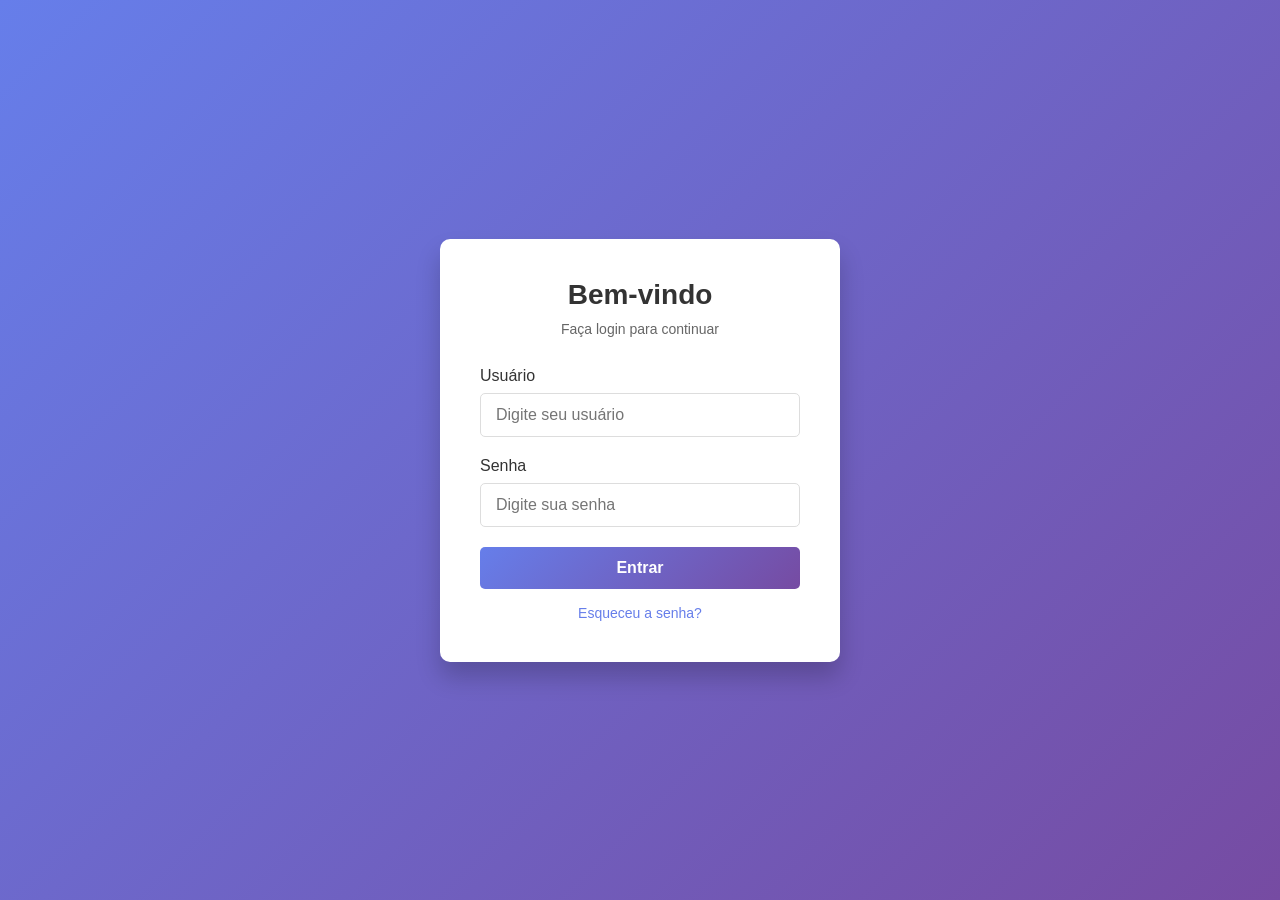
<file: index.html>
<!DOCTYPE html>
<html lang="pt-BR">
<head>
    <meta charset="UTF-8">
    <meta name="viewport" content="width=device-width, initial-scale=1.0">
    <title>Login</title>
    <style>
        * {
            margin: 0;
            padding: 0;
            box-sizing: border-box;
            font-family: 'Segoe UI', Tahoma, Geneva, Verdana, sans-serif;
        }

        body {
            display: flex;
            justify-content: center;
            align-items: center;
            min-height: 100vh;
            background: linear-gradient(135deg, #667eea 0%, #764ba2 100%);
        }

        .login-container {
            background: white;
            padding: 40px;
            border-radius: 10px;
            box-shadow: 0 15px 25px rgba(0, 0, 0, 0.2);
            width: 100%;
            max-width: 400px;
        }

        .login-header {
            text-align: center;
            margin-bottom: 30px;
        }

        .login-header h1 {
            color: #333;
            font-size: 28px;
            margin-bottom: 10px;
        }

        .login-header p {
            color: #666;
            font-size: 14px;
        }

        .form-group {
            margin-bottom: 20px;
        }

        .form-group label {
            display: block;
            margin-bottom: 8px;
            color: #333;
            font-weight: 500;
        }

        .form-group input {
            width: 100%;
            padding: 12px 15px;
            border: 1px solid #ddd;
            border-radius: 5px;
            font-size: 16px;
            transition: border-color 0.3s;
        }

        .form-group input:focus {
            outline: none;
            border-color: #667eea;
        }

        .btn-login {
            width: 100%;
            padding: 12px;
            background: linear-gradient(135deg, #667eea 0%, #764ba2 100%);
            border: none;
            border-radius: 5px;
            color: white;
            font-size: 16px;
            font-weight: 600;
            cursor: pointer;
            transition: transform 0.2s, box-shadow 0.2s;
        }

        .btn-login:hover {
            transform: translateY(-2px);
            box-shadow: 0 5px 15px rgba(102, 126, 234, 0.4);
        }

        .btn-login:active {
            transform: translateY(0);
        }

        .forgot-password {
            text-align: center;
            margin-top: 15px;
        }

        .forgot-password a {
            color: #667eea;
            text-decoration: none;
            font-size: 14px;
        }

        .forgot-password a:hover {
            text-decoration: underline;
        }

        .error-message {
            background-color: #fee;
            color: #c33;
            padding: 10px;
            border-radius: 5px;
            margin-bottom: 20px;
            font-size: 14px;
            display: none;
        }

        .success-message {
            background-color: #efe;
            color: #3c3;
            padding: 10px;
            border-radius: 5px;
            margin-bottom: 20px;
            font-size: 14px;
            display: none;
        }
    </style>
</head>
<body>
    <div class="login-container">
        <div class="login-header">
            <h1>Bem-vindo</h1>
            <p>Faça login para continuar</p>
        </div>

        <div id="errorMessage" class="error-message"></div>
        <div id="successMessage" class="success-message"></div>

        <form id="loginForm">
            <div class="form-group">
                <label for="username">Usuário</label>
                <input 
                    type="text" 
                    id="username" 
                    name="username" 
                    placeholder="Digite seu usuário"
                    required
                >
            </div>

            <div class="form-group">
                <label for="password">Senha</label>
                <input 
                    type="password" 
                    id="password" 
                    name="password" 
                    placeholder="Digite sua senha"
                    required
                >
            </div>

            <button type="submit" class="btn-login">Entrar</button>
        </form>

        <div class="forgot-password">
            <a href="#">Esqueceu a senha?</a>
        </div>
    </div>

    <script>
        document.getElementById('loginForm').addEventListener('submit', function(e) {
            e.preventDefault();
            
            const username = document.getElementById('username').value;
            const password = document.getElementById('password').value;
            const errorMessage = document.getElementById('errorMessage');
            const successMessage = document.getElementById('successMessage');
            
            // Esconder mensagens anteriores
            errorMessage.style.display = 'none';
            successMessage.style.display = 'none';
            
            // Validação básica (substitua pela sua lógica de autenticação real)
            if (username && password) {
                // Simulação de login - substitua por chamada API real
                console.log('Tentativa de login:', { username, password });
                
                // Exemplo: login bem-sucedido
                successMessage.textContent = 'Login realizado com sucesso! Redirecionando...';
                successMessage.style.display = 'block';
                
                // Aqui você redirecionaria para outra página
                // window.location.href = '/dashboard';
            } else {
                errorMessage.textContent = 'Por favor, preencha todos os campos.';
                errorMessage.style.display = 'block';
            }
        });
    </script>
</body>
</html>
</file>
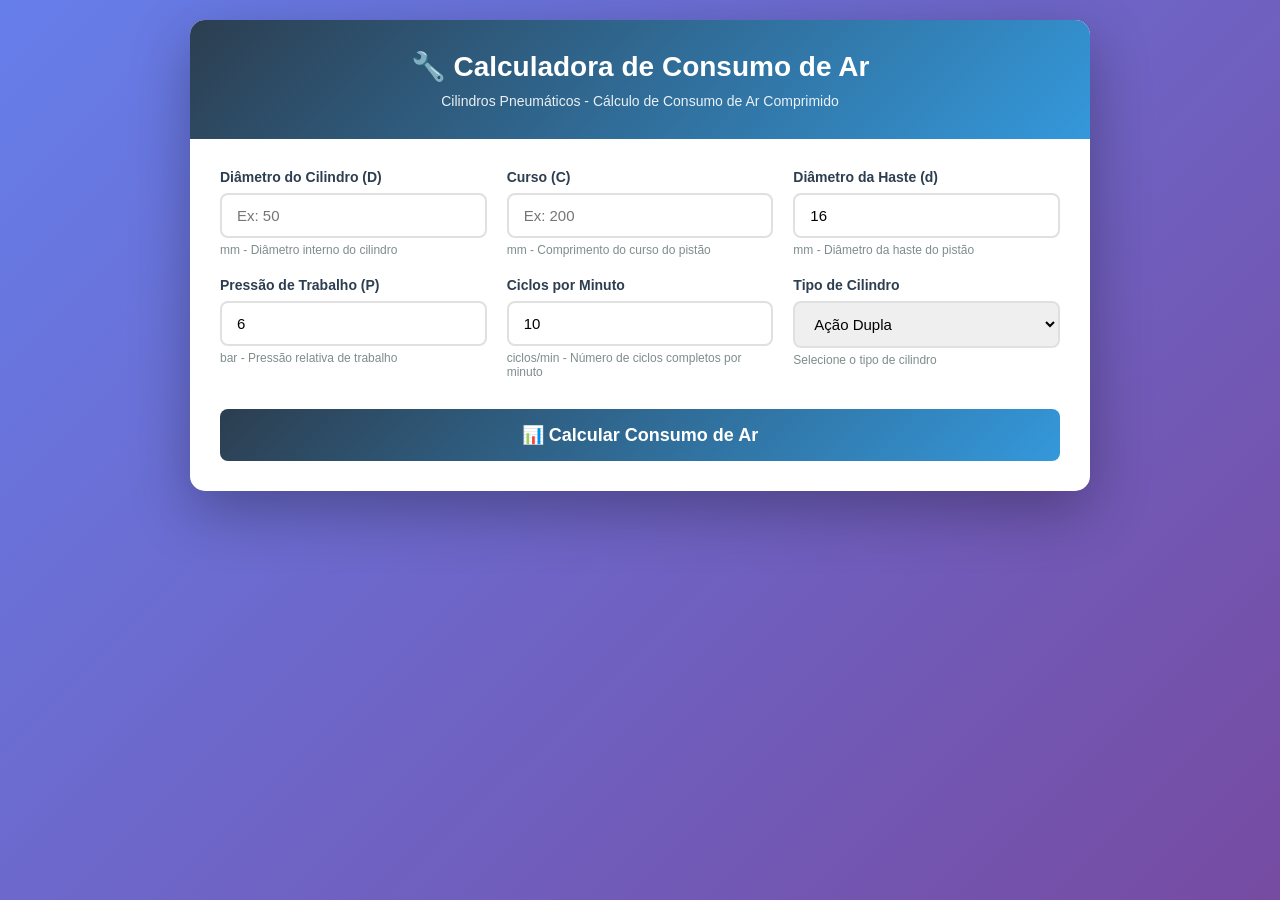
<file: calculadora-ar-pneumatico.html>
<!DOCTYPE html>
<html lang="pt-BR">
<head>
    <meta charset="UTF-8">
    <meta name="viewport" content="width=device-width, initial-scale=1.0">
    <title>Calculadora de Consumo de Ar - Cilindros Pneumáticos</title>
    <style>
        * {
            margin: 0;
            padding: 0;
            box-sizing: border-box;
        }

        body {
            font-family: 'Segoe UI', Tahoma, Geneva, Verdana, sans-serif;
            background: linear-gradient(135deg, #667eea 0%, #764ba2 100%);
            min-height: 100vh;
            padding: 20px;
        }

        .container {
            max-width: 900px;
            margin: 0 auto;
            background: white;
            border-radius: 15px;
            box-shadow: 0 20px 60px rgba(0,0,0,0.3);
            overflow: hidden;
        }

        .header {
            background: linear-gradient(135deg, #2c3e50 0%, #3498db 100%);
            color: white;
            padding: 30px;
            text-align: center;
        }

        .header h1 {
            font-size: 28px;
            margin-bottom: 10px;
        }

        .header p {
            opacity: 0.9;
            font-size: 14px;
        }

        .content {
            padding: 30px;
        }

        .form-section {
            display: grid;
            grid-template-columns: repeat(auto-fit, minmax(250px, 1fr));
            gap: 20px;
            margin-bottom: 30px;
        }

        .form-group {
            display: flex;
            flex-direction: column;
        }

        .form-group label {
            font-weight: 600;
            color: #2c3e50;
            margin-bottom: 8px;
            font-size: 14px;
        }

        .form-group input,
        .form-group select {
            padding: 12px 15px;
            border: 2px solid #e0e0e0;
            border-radius: 8px;
            font-size: 15px;
            transition: all 0.3s ease;
        }

        .form-group input:focus,
        .form-group select:focus {
            outline: none;
            border-color: #3498db;
            box-shadow: 0 0 0 3px rgba(52, 152, 219, 0.1);
        }

        .form-group small {
            color: #7f8c8d;
            font-size: 12px;
            margin-top: 5px;
        }

        .btn-calculate {
            width: 100%;
            padding: 15px;
            background: linear-gradient(135deg, #2c3e50 0%, #3498db 100%);
            color: white;
            border: none;
            border-radius: 8px;
            font-size: 18px;
            font-weight: 600;
            cursor: pointer;
            transition: transform 0.2s ease, box-shadow 0.2s ease;
        }

        .btn-calculate:hover {
            transform: translateY(-2px);
            box-shadow: 0 5px 20px rgba(52, 152, 219, 0.4);
        }

        .results {
            margin-top: 30px;
            padding: 25px;
            background: #f8f9fa;
            border-radius: 10px;
            display: none;
        }

        .results.show {
            display: block;
            animation: fadeIn 0.5s ease;
        }

        @keyframes fadeIn {
            from { opacity: 0; transform: translateY(10px); }
            to { opacity: 1; transform: translateY(0); }
        }

        .results h2 {
            color: #2c3e50;
            margin-bottom: 20px;
            font-size: 22px;
            border-bottom: 3px solid #3498db;
            padding-bottom: 10px;
        }

        .result-grid {
            display: grid;
            grid-template-columns: repeat(auto-fit, minmax(200px, 1fr));
            gap: 20px;
        }

        .result-card {
            background: white;
            padding: 20px;
            border-radius: 10px;
            box-shadow: 0 2px 10px rgba(0,0,0,0.1);
            border-left: 4px solid #3498db;
        }

        .result-card.highlight {
            border-left-color: #e74c3c;
            background: #fff5f5;
        }

        .result-card.success {
            border-left-color: #27ae60;
            background: #f0fff4;
        }

        .result-card h3 {
            color: #7f8c8d;
            font-size: 13px;
            text-transform: uppercase;
            letter-spacing: 1px;
            margin-bottom: 10px;
        }

        .result-card .value {
            color: #2c3e50;
            font-size: 28px;
            font-weight: 700;
        }

        .result-card .unit {
            color: #7f8c8d;
            font-size: 14px;
            font-weight: normal;
        }

        .formula-info {
            margin-top: 25px;
            padding: 20px;
            background: #e8f4f8;
            border-radius: 8px;
            font-size: 13px;
            color: #2c3e50;
        }

        .formula-info h4 {
            margin-bottom: 10px;
            color: #3498db;
        }

        .formula-info code {
            background: #2c3e50;
            color: #fff;
            padding: 2px 6px;
            border-radius: 4px;
            font-family: 'Courier New', monospace;
        }

        .info-icon {
            display: inline-block;
            width: 20px;
            height: 20px;
            background: #3498db;
            color: white;
            border-radius: 50%;
            text-align: center;
            line-height: 20px;
            font-size: 12px;
            margin-left: 5px;
            cursor: help;
        }
    </style>
</head>
<body>
    <div class="container">
        <div class="header">
            <h1>🔧 Calculadora de Consumo de Ar</h1>
            <p>Cilindros Pneumáticos - Cálculo de Consumo de Ar Comprimido</p>
        </div>

        <div class="content">
            <div class="form-section">
                <div class="form-group">
                    <label for="diametro">Diâmetro do Cilindro (D)</label>
                    <input type="number" id="diametro" placeholder="Ex: 50" step="0.1" required>
                    <small>mm - Diâmetro interno do cilindro</small>
                </div>

                <div class="form-group">
                    <label for="curso">Curso (C)</label>
                    <input type="number" id="curso" placeholder="Ex: 200" step="1" required>
                    <small>mm - Comprimento do curso do pistão</small>
                </div>

                <div class="form-group">
                    <label for="diametroHaste">Diâmetro da Haste (d)</label>
                    <input type="number" id="diametroHaste" placeholder="Ex: 16" step="0.1" value="16">
                    <small>mm - Diâmetro da haste do pistão</small>
                </div>

                <div class="form-group">
                    <label for="pressao">Pressão de Trabalho (P)</label>
                    <input type="number" id="pressao" placeholder="Ex: 6" step="0.1" value="6">
                    <small>bar - Pressão relativa de trabalho</small>
                </div>

                <div class="form-group">
                    <label for="ciclos">Ciclos por Minuto</label>
                    <input type="number" id="ciclos" placeholder="Ex: 10" step="1" value="10">
                    <small>ciclos/min - Número de ciclos completos por minuto</small>
                </div>

                <div class="form-group">
                    <label for="tipoCilindro">Tipo de Cilindro</label>
                    <select id="tipoCilindro">
                        <option value="simples">Ação Simples</option>
                        <option value="dupla" selected>Ação Dupla</option>
                    </select>
                    <small>Selecione o tipo de cilindro</small>
                </div>
            </div>

            <button class="btn-calculate" onclick="calcularConsumo()">
                📊 Calcular Consumo de Ar
            </button>

            <div class="results" id="results">
                <h2>📈 Resultados do Cálculo</h2>
                
                <div class="result-grid">
                    <div class="result-card success">
                        <h3>Área do Pistão</h3>
                        <div class="value" id="areaPistao">0<span class="unit"> cm²</span></div>
                    </div>

                    <div class="result-card">
                        <h3>Volume por Curso (Avanço)</h3>
                        <div class="value" id="volumeAvanco">0<span class="unit"> cm³</span></div>
                    </div>

                    <div class="result-card">
                        <h3>Volume por Curso (Retorno)</h3>
                        <div class="value" id="volumeRetorno">0<span class="unit"> cm³</span></div>
                    </div>

                    <div class="result-card highlight">
                        <h3>Consumo por Ciclo</h3>
                        <div class="value" id="consumoCiclo">0<span class="unit"> NL/ciclo</span></div>
                    </div>

                    <div class="result-card highlight">
                        <h3>Consumo por Minuto</h3>
                        <div class="value" id="consumoMinuto">0<span class="unit"> NL/min</span></div>
                    </div>

                    <div class="result-card success">
                        <h3>Consumo por Hora</h3>
                        <div class="value" id="consumoHora">0<span class="unit"> Nm³/h</span></div>
                    </div>
                </div>

                <div class="formula-info">
                    <h4>📚 Fórmulas Utilizadas:</h4>
                    <p><strong>Área do pistão:</strong> A = π × (D/2)²</p>
                    <p><strong>Volume de avanço:</strong> V₁ = A × C</p>
                    <p><strong>Volume de retorno (ação dupla):</strong> V₂ = (A - A<sub>haste</sub>) × C</p>
                    <p><strong>Consumo em NL:</strong> Q = (V × (P + 1)) / 1000</p>
                    <p><strong>Onde:</strong> <code>D</code> = diâmetro do cilindro, <code>C</code> = curso, <code>P</code> = pressão (bar), <code>NL</code> = Normal Liters (litros nas condições normais: 1 atm, 20°C)</p>
                </div>
            </div>
        </div>
    </div>

    <script>
        function calcularConsumo() {
            // Obter valores dos inputs
            const diametro = parseFloat(document.getElementById('diametro').value);
            const curso = parseFloat(document.getElementById('curso').value);
            const diametroHaste = parseFloat(document.getElementById('diametroHaste').value) || 0;
            const pressao = parseFloat(document.getElementById('pressao').value);
            const ciclos = parseFloat(document.getElementById('ciclos').value) || 0;
            const tipoCilindro = document.getElementById('tipoCilindro').value;

            // Validação básica
            if (!diametro || !curso || !pressao) {
                alert('Por favor, preencha todos os campos obrigatórios (diâmetro, curso e pressão).');
                return;
            }

            // Cálculos
            // Área do pistão (cm²)
            const raio = diametro / 2; // mm
            const areaPistao = Math.PI * Math.pow(raio, 2) / 100; // converte mm² para cm²

            // Área da haste (cm²)
            const raioHaste = diametroHaste / 2; // mm
            const areaHaste = Math.PI * Math.pow(raioHaste, 2) / 100; // converte mm² para cm²

            // Volume por curso (cm³)
            const volumeAvanco = areaPistao * (curso / 10); // curso em cm
            const volumeRetorno = (areaPistao - areaHaste) * (curso / 10);

            // Consumo em NL (Normal Liters)
            // Fórmula: Q = V × (P + 1) / 1000
            // P é pressão relativa, adicionamos 1 para obter pressão absoluta
            const consumoAvanco = (volumeAvanco * (pressao + 1)) / 1000;
            const consumoRetorno = (volumeRetorno * (pressao + 1)) / 1000;

            let consumoTotalCiclo;
            if (tipoCilindro === 'simples') {
                // Cilindro de ação simples: apenas avanço usa ar comprimido
                consumoTotalCiclo = consumoAvanco;
            } else {
                // Cilindro de ação dupla: avanço e retorno usam ar
                consumoTotalCiclo = consumoAvanco + consumoRetorno;
            }

            const consumoPorMinuto = consumoTotalCiclo * ciclos;
            const consumoPorHora = (consumoPorMinuto * 60) / 1000; // converte para Nm³/h

            // Exibir resultados
            document.getElementById('areaPistao').innerHTML = `${areaPistao.toFixed(2)}<span class="unit"> cm²</span>`;
            document.getElementById('volumeAvanco').innerHTML = `${volumeAvanco.toFixed(2)}<span class="unit"> cm³</span>`;
            document.getElementById('volumeRetorno').innerHTML = `${volumeRetorno.toFixed(2)}<span class="unit"> cm³</span>`;
            document.getElementById('consumoCiclo').innerHTML = `${consumoTotalCiclo.toFixed(3)}<span class="unit"> NL/ciclo</span>`;
            document.getElementById('consumoMinuto').innerHTML = `${consumoPorMinuto.toFixed(2)}<span class="unit"> NL/min</span>`;
            document.getElementById('consumoHora').innerHTML = `${consumoPorHora.toFixed(3)}<span class="unit"> Nm³/h</span>`;

            // Mostrar seção de resultados com animação
            const resultsDiv = document.getElementById('results');
            resultsDiv.classList.add('show');
            
            // Scroll suave até os resultados
            resultsDiv.scrollIntoView({ behavior: 'smooth', block: 'nearest' });
        }

        // Permitir cálculo ao pressionar Enter
        document.querySelectorAll('input').forEach(input => {
            input.addEventListener('keypress', function(e) {
                if (e.key === 'Enter') {
                    calcularConsumo();
                }
            });
        });
    </script>
</body>
</html>
</file>
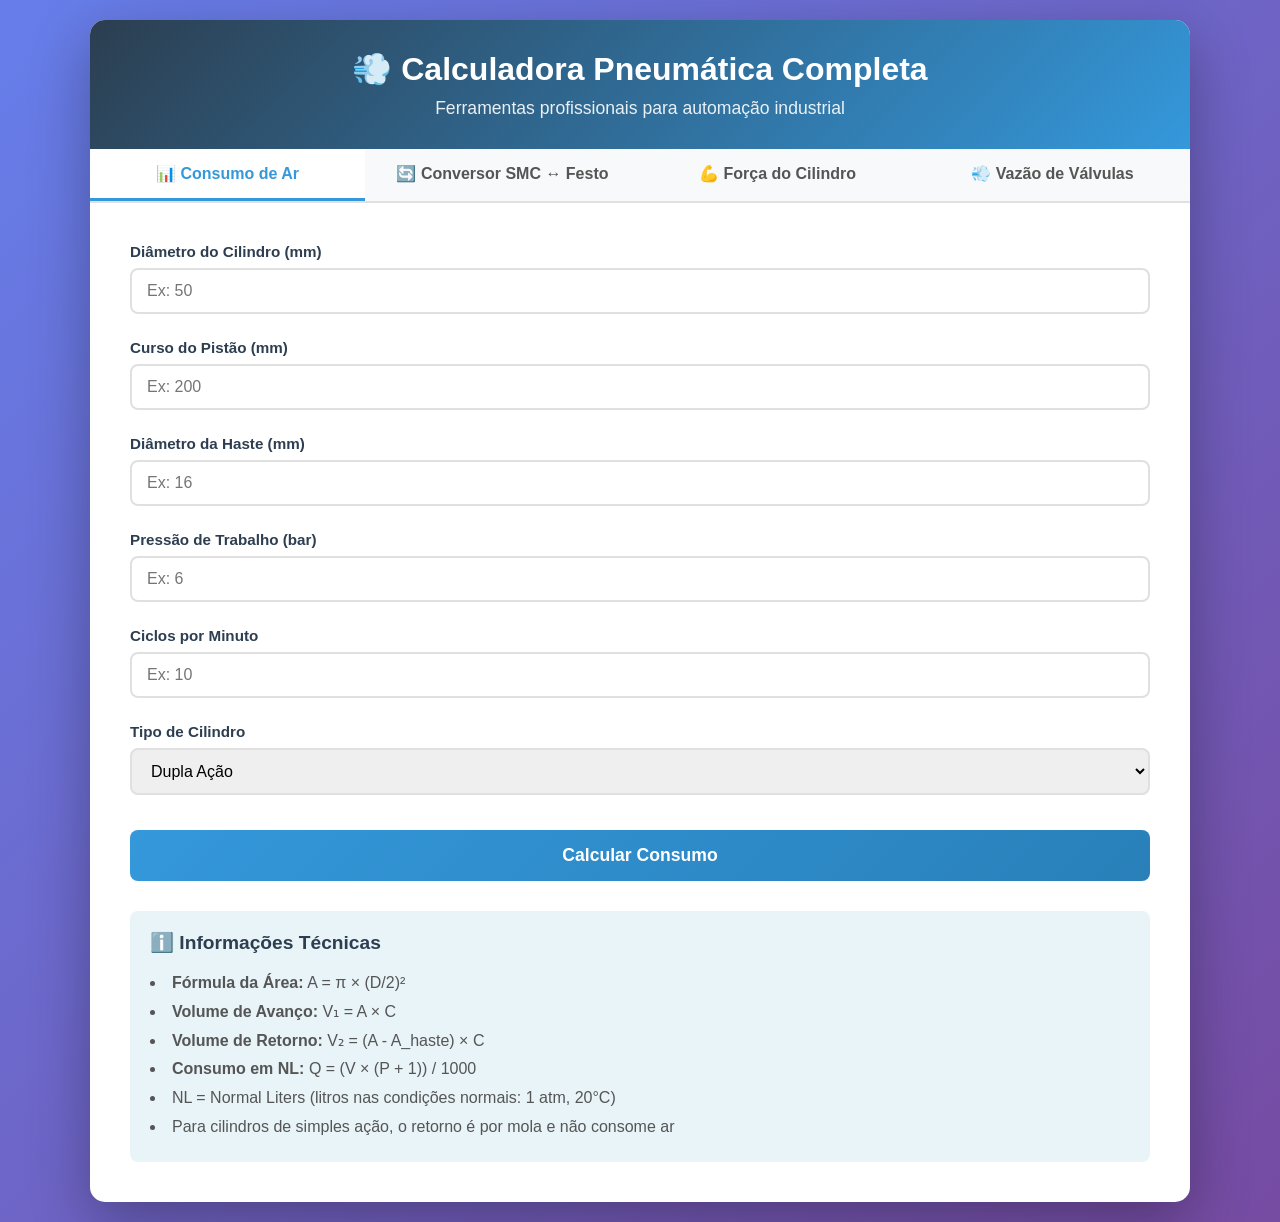
<file: calculadora-pneumatica-completa.html>
<!DOCTYPE html>
<html lang="pt-BR">
<head>
    <meta charset="UTF-8">
    <meta name="viewport" content="width=device-width, initial-scale=1.0">
    <title>Calculadora Pneumática Completa</title>
    <style>
        * {
            margin: 0;
            padding: 0;
            box-sizing: border-box;
        }

        body {
            font-family: 'Segoe UI', Tahoma, Geneva, Verdana, sans-serif;
            background: linear-gradient(135deg, #667eea 0%, #764ba2 100%);
            min-height: 100vh;
            padding: 20px;
            color: #333;
        }

        .container {
            max-width: 1100px;
            margin: 0 auto;
            background: white;
            border-radius: 15px;
            box-shadow: 0 20px 60px rgba(0,0,0,0.3);
            overflow: hidden;
        }

        .header {
            background: linear-gradient(135deg, #2c3e50 0%, #3498db 100%);
            color: white;
            padding: 30px;
            text-align: center;
        }

        .header h1 {
            font-size: 2em;
            margin-bottom: 10px;
        }

        .header p {
            opacity: 0.9;
            font-size: 1.1em;
        }

        /* Tabs Navigation */
        .tabs {
            display: flex;
            background: #f8f9fa;
            border-bottom: 2px solid #e0e0e0;
            flex-wrap: wrap;
        }

        .tab-button {
            flex: 1;
            min-width: 150px;
            padding: 15px 20px;
            border: none;
            background: transparent;
            cursor: pointer;
            font-size: 1em;
            font-weight: 600;
            color: #555;
            transition: all 0.3s ease;
            border-bottom: 3px solid transparent;
        }

        .tab-button:hover {
            background: #e8f4f8;
            color: #3498db;
        }

        .tab-button.active {
            color: #3498db;
            border-bottom-color: #3498db;
            background: white;
        }

        .tab-content {
            display: none;
            padding: 40px;
            animation: fadeIn 0.3s ease;
        }

        .tab-content.active {
            display: block;
        }

        @keyframes fadeIn {
            from { opacity: 0; transform: translateY(10px); }
            to { opacity: 1; transform: translateY(0); }
        }

        .form-group {
            margin-bottom: 25px;
        }

        label {
            display: block;
            margin-bottom: 8px;
            font-weight: 600;
            color: #2c3e50;
            font-size: 0.95em;
        }

        input, select {
            width: 100%;
            padding: 12px 15px;
            border: 2px solid #e0e0e0;
            border-radius: 8px;
            font-size: 1em;
            transition: all 0.3s ease;
        }

        input:focus, select:focus {
            outline: none;
            border-color: #3498db;
            box-shadow: 0 0 0 3px rgba(52, 152, 219, 0.1);
        }

        .btn-calculate {
            width: 100%;
            padding: 15px;
            background: linear-gradient(135deg, #3498db 0%, #2980b9 100%);
            color: white;
            border: none;
            border-radius: 8px;
            font-size: 1.1em;
            font-weight: 600;
            cursor: pointer;
            transition: transform 0.2s ease, box-shadow 0.2s ease;
            margin-top: 10px;
        }

        .btn-calculate:hover {
            transform: translateY(-2px);
            box-shadow: 0 5px 20px rgba(52, 152, 219, 0.4);
        }

        .results {
            margin-top: 40px;
            padding: 30px;
            background: #f8f9fa;
            border-radius: 10px;
            border-left: 5px solid #3498db;
        }

        .results h2 {
            color: #2c3e50;
            margin-bottom: 20px;
            font-size: 1.5em;
        }

        .result-item {
            display: flex;
            justify-content: space-between;
            padding: 12px 0;
            border-bottom: 1px solid #e0e0e0;
        }

        .result-item:last-child {
            border-bottom: none;
        }

        .result-label {
            font-weight: 600;
            color: #555;
        }

        .result-value {
            font-weight: 700;
            color: #2c3e50;
            font-size: 1.1em;
        }

        .info-section {
            margin-top: 30px;
            padding: 20px;
            background: #e8f4f8;
            border-radius: 8px;
        }

        .info-section h3 {
            color: #2c3e50;
            margin-bottom: 15px;
            font-size: 1.2em;
        }

        .info-section ul {
            list-style-position: inside;
            line-height: 1.8;
            color: #555;
        }

        /* Converter Styles */
        .converter-grid {
            display: grid;
            grid-template-columns: repeat(auto-fit, minmax(250px, 1fr));
            gap: 20px;
            margin-bottom: 30px;
        }

        .brand-selector {
            padding: 15px;
            background: #f8f9fa;
            border-radius: 8px;
            border: 2px solid #e0e0e0;
        }

        .brand-selector h3 {
            margin-bottom: 10px;
            color: #2c3e50;
        }

        .conversion-result {
            background: linear-gradient(135deg, #27ae60 0%, #2ecc71 100%);
            color: white;
            padding: 20px;
            border-radius: 10px;
            margin-top: 20px;
        }

        .conversion-result h3 {
            margin-bottom: 15px;
        }

        .equivalence-table {
            width: 100%;
            border-collapse: collapse;
            margin-top: 20px;
        }

        .equivalence-table th,
        .equivalence-table td {
            padding: 12px;
            text-align: left;
            border-bottom: 1px solid #e0e0e0;
        }

        .equivalence-table th {
            background: #3498db;
            color: white;
        }

        .equivalence-table tr:hover {
            background: #f8f9fa;
        }

        .badge {
            display: inline-block;
            padding: 4px 12px;
            border-radius: 20px;
            font-size: 0.85em;
            font-weight: 600;
        }

        .badge-smc {
            background: #e74c3c;
            color: white;
        }

        .badge-festo {
            background: #3498db;
            color: white;
        }

        .badge-parker {
            background: #f39c12;
            color: white;
        }

        @media (max-width: 768px) {
            .content {
                padding: 20px;
            }
            
            .header h1 {
                font-size: 1.5em;
            }

            .tabs {
                flex-direction: column;
            }

            .tab-button {
                border-bottom: 2px solid #e0e0e0;
            }
        }
    </style>
</head>
<body>
    <div class="container">
        <div class="header">
            <h1>💨 Calculadora Pneumática Completa</h1>
            <p>Ferramentas profissionais para automação industrial</p>
        </div>

        <!-- Tabs Navigation -->
        <div class="tabs">
            <button class="tab-button active" onclick="openTab('consumo')">📊 Consumo de Ar</button>
            <button class="tab-button" onclick="openTab('conversor')">🔄 Conversor SMC ↔ Festo</button>
            <button class="tab-button" onclick="openTab('forca')">💪 Força do Cilindro</button>
            <button class="tab-button" onclick="openTab('vazao')">💨 Vazão de Válvulas</button>
        </div>

        <!-- Tab 1: Calculadora de Consumo -->
        <div id="consumo" class="tab-content active">
            <form id="calculatorForm">
                <div class="form-group">
                    <label for="diametro">Diâmetro do Cilindro (mm)</label>
                    <input type="number" id="diametro" placeholder="Ex: 50" required min="1" step="0.1">
                </div>

                <div class="form-group">
                    <label for="curso">Curso do Pistão (mm)</label>
                    <input type="number" id="curso" placeholder="Ex: 200" required min="1" step="0.1">
                </div>

                <div class="form-group">
                    <label for="haste">Diâmetro da Haste (mm)</label>
                    <input type="number" id="haste" placeholder="Ex: 16" required min="1" step="0.1">
                </div>

                <div class="form-group">
                    <label for="pressao">Pressão de Trabalho (bar)</label>
                    <input type="number" id="pressao" placeholder="Ex: 6" required min="0.1" step="0.1">
                </div>

                <div class="form-group">
                    <label for="ciclos">Ciclos por Minuto</label>
                    <input type="number" id="ciclos" placeholder="Ex: 10" required min="1" step="0.1">
                </div>

                <div class="form-group">
                    <label for="tipo">Tipo de Cilindro</label>
                    <select id="tipo" required>
                        <option value="dupla">Dupla Ação</option>
                        <option value="simples">Simples Ação</option>
                    </select>
                </div>

                <button type="submit" class="btn-calculate">Calcular Consumo</button>
            </form>

            <div class="results" id="results" style="display: none;">
                <h2>📊 Resultados do Cálculo</h2>
                <div class="result-item">
                    <span class="result-label">Área do Pistão:</span>
                    <span class="result-value" id="areaPistao">-</span>
                </div>
                <div class="result-item">
                    <span class="result-label">Volume por Curso (Avanço):</span>
                    <span class="result-value" id="volumeAvanco">-</span>
                </div>
                <div class="result-item" id="volumeRetornoItem">
                    <span class="result-label">Volume por Curso (Retorno):</span>
                    <span class="result-value" id="volumeRetorno">-</span>
                </div>
                <div class="result-item">
                    <span class="result-label">Consumo por Ciclo:</span>
                    <span class="result-value" id="consumoCiclo">-</span>
                </div>
                <div class="result-item">
                    <span class="result-label">Consumo por Minuto:</span>
                    <span class="result-value" id="consumoMinuto">-</span>
                </div>
                <div class="result-item">
                    <span class="result-label">Consumo por Hora:</span>
                    <span class="result-value" id="consumoHora">-</span>
                </div>
            </div>

            <div class="info-section">
                <h3>ℹ️ Informações Técnicas</h3>
                <ul>
                    <li><strong>Fórmula da Área:</strong> A = π × (D/2)²</li>
                    <li><strong>Volume de Avanço:</strong> V₁ = A × C</li>
                    <li><strong>Volume de Retorno:</strong> V₂ = (A - A_haste) × C</li>
                    <li><strong>Consumo em NL:</strong> Q = (V × (P + 1)) / 1000</li>
                    <li>NL = Normal Liters (litros nas condições normais: 1 atm, 20°C)</li>
                    <li>Para cilindros de simples ação, o retorno é por mola e não consome ar</li>
                </ul>
            </div>
        </div>

        <!-- Tab 2: Conversor SMC ↔ Festo -->
        <div id="conversor" class="tab-content">
            <h2 style="margin-bottom: 20px; color: #2c3e50;">🔄 Conversor de Válvulas - SMC para Festo</h2>
            <p style="margin-bottom: 30px; color: #555;">Converta referências de válvulas solenoides entre os principais fabricantes</p>

            <div class="converter-grid">
                <div class="brand-selector">
                    <h3>Marca de Origem</h3>
                    <select id="origemBrand" onchange="updateModelos()">
                        <option value="smc">SMC</option>
                        <option value="festo">Festo</option>
                        <option value="parker">Parker</option>
                    </select>
                </div>

                <div class="brand-selector">
                    <h3>Modelo SMC</h3>
                    <select id="modeloOrigem" onchange="converterValvula()">
                        <option value="">Selecione um modelo...</option>
                        <optgroup label="Série SY3000">
                            <option value="SY3120-5LZ-C6">SY3120-5LZ-C6 (3/2 vias)</option>
                            <option value="SY3220-5LZ-C6">SY3220-5LZ-C6 (5/2 vias)</option>
                            <option value="SY3320-5LZ-C6">SY3320-5LZ-C6 (5/3 vias)</option>
                        </optgroup>
                        <optgroup label="Série SY5000">
                            <option value="SY5120-5LZ-C6">SY5120-5LZ-C6 (3/2 vias)</option>
                            <option value="SY5220-5LZ-C6">SY5220-5LZ-C6 (5/2 vias)</option>
                            <option value="SY5320-5LZ-C6">SY5320-5LZ-C6 (5/3 vias)</option>
                        </optgroup>
                        <optgroup label="Série SY7000">
                            <option value="SY7120-5LZ-C8">SY7120-5LZ-C8 (3/2 vias)</option>
                            <option value="SY7220-5LZ-C8">SY7220-5LZ-C8 (5/2 vias)</option>
                            <option value="SY7320-5LZ-C8">SY7320-5LZ-C8 (5/3 vias)</option>
                        </optgroup>
                        <optgroup label="Série VX">
                            <option value="VX2120-02-5D">VX2120-02-5D (3/2 vias)</option>
                            <option value="VX2220-02-5D">VX2220-02-5D (5/2 vias)</option>
                        </optgroup>
                    </select>
                </div>

                <div class="brand-selector">
                    <h3>Marca de Destino</h3>
                    <select id="destinoBrand" disabled>
                        <option value="festo">Festo</option>
                    </select>
                </div>
            </div>

            <div class="conversion-result" id="conversionResult" style="display: none;">
                <h3>✅ Equivalência Encontrada</h3>
                <div class="result-item">
                    <span class="result-label">Modelo Original:</span>
                    <span class="result-value"><span class="badge badge-smc" id="badgeOriginal">SMC</span> <span id="modeloOriginal"></span></span>
                </div>
                <div class="result-item">
                    <span class="result-label">Modelo Equivalente:</span>
                    <span class="result-value"><span class="badge badge-festo" id="badgeEquivalente">Festo</span> <span id="modeloEquivalente"></span></span>
                </div>
                <div class="result-item">
                    <span class="result-label">Tipo:</span>
                    <span class="result-value" id="tipoValvula"></span>
                </div>
                <div class="result-item">
                    <span class="result-label">Vazão (ANR):</span>
                    <span class="result-value" id="vazaoValvula"></span>
                </div>
                <div class="result-item">
                    <span class="result-label">Pressão de Trabalho:</span>
                    <span class="result-value" id="pressaoValvula"></span>
                </div>
                <div class="result-item">
                    <span class="result-label">Tensão:</span>
                    <span class="result-value" id="tensaoValvula"></span>
                </div>
            </div>

            <div class="info-section">
                <h3>ℹ️ Tabela de Equivalências Rápidas</h3>
                <table class="equivalence-table">
                    <thead>
                        <tr>
                            <th>SMC</th>
                            <th>Festo</th>
                            <th>Tipo</th>
                            <th>Vazão</th>
                        </tr>
                    </thead>
                    <tbody>
                        <tr>
                            <td><span class="badge badge-smc">SMC</span> SY3220</td>
                            <td><span class="badge badge-festo">Festo</span> CPE10-M1BH-5/2G</td>
                            <td>5/2 vias</td>
                            <td>400 L/min</td>
                        </tr>
                        <tr>
                            <td><span class="badge badge-smc">SMC</span> SY5220</td>
                            <td><span class="badge badge-festo">Festo</span> CPE14-M1BH-5/2G</td>
                            <td>5/2 vias</td>
                            <td>800 L/min</td>
                        </tr>
                        <tr>
                            <td><span class="badge badge-smc">SMC</span> SY7220</td>
                            <td><span class="badge badge-festo">Festo</span> CPE18-M1H-5/2G</td>
                            <td>5/2 vias</td>
                            <td>1400 L/min</td>
                        </tr>
                        <tr>
                            <td><span class="badge badge-smc">SMC</span> VX2220</td>
                            <td><span class="badge badge-festo">Festo</span> MFH-5/2-D-1</td>
                            <td>5/2 vias</td>
                            <td>1000 L/min</td>
                        </tr>
                    </tbody>
                </table>
            </div>
        </div>

        <!-- Tab 3: Calculadora de Força -->
        <div id="forca" class="tab-content">
            <h2 style="margin-bottom: 20px; color: #2c3e50;">💪 Calculadora de Força do Cilindro</h2>
            <p style="margin-bottom: 30px; color: #555;">Calcule a força teórica de avanço e retorno de cilindros pneumáticos</p>

            <form id="forcaForm">
                <div class="form-group">
                    <label for="diametroForca">Diâmetro do Cilindro (mm)</label>
                    <input type="number" id="diametroForca" placeholder="Ex: 50" required min="1" step="0.1">
                </div>

                <div class="form-group">
                    <label for="hasteForca">Diâmetro da Haste (mm)</label>
                    <input type="number" id="hasteForca" placeholder="Ex: 16" required min="1" step="0.1">
                </div>

                <div class="form-group">
                    <label for="pressaoForca">Pressão de Trabalho (bar)</label>
                    <input type="number" id="pressaoForca" placeholder="Ex: 6" required min="0.1" step="0.1">
                </div>

                <div class="form-group">
                    <label for="rendimento">Rendimento Mecânico (%)</label>
                    <input type="number" id="rendimento" placeholder="Ex: 90" value="90" min="1" max="100" step="1">
                </div>

                <button type="submit" class="btn-calculate">Calcular Força</button>
            </form>

            <div class="results" id="resultsForca" style="display: none;">
                <h2>💪 Resultados da Força</h2>
                <div class="result-item">
                    <span class="result-label">Área do Pistão:</span>
                    <span class="result-value" id="areaPistaoForca">-</span>
                </div>
                <div class="result-item">
                    <span class="result-label">Área da Haste:</span>
                    <span class="result-value" id="areaHasteForca">-</span>
                </div>
                <div class="result-item">
                    <span class="result-label">Força de Avanço Teórica:</span>
                    <span class="result-value" id="forcaAvanco">-</span>
                </div>
                <div class="result-item">
                    <span class="result-label">Força de Avanço Real:</span>
                    <span class="result-value" id="forcaAvancoReal">-</span>
                </div>
                <div class="result-item">
                    <span class="result-label">Força de Retorno Teórica:</span>
                    <span class="result-value" id="forcaRetorno">-</span>
                </div>
                <div class="result-item">
                    <span class="result-label">Força de Retorno Real:</span>
                    <span class="result-value" id="forcaRetornoReal">-</span>
                </div>
            </div>

            <div class="info-section">
                <h3>ℹ️ Informações Técnicas</h3>
                <ul>
                    <li><strong>Força de Avanço:</strong> F = P × A × η</li>
                    <li><strong>Força de Retorno:</strong> F = P × (A - A_haste) × η</li>
                    <li>P = Pressão (bar), A = Área (cm²), η = Rendimento</li>
                    <li>O rendimento mecânico típico varia de 80% a 95%</li>
                    <li>1 bar = 1.02 kgf/cm² ≈ 10 N/cm²</li>
                </ul>
            </div>
        </div>

        <!-- Tab 4: Calculadora de Vazão -->
        <div id="vazao" class="tab-content">
            <h2 style="margin-bottom: 20px; color: #2c3e50;">💨 Dimensionamento de Vazão de Válvulas</h2>
            <p style="margin-bottom: 30px; color: #555;">Calcule a vazão necessária da válvula para seu cilindro</p>

            <form id="vazaoForm">
                <div class="form-group">
                    <label for="diametroVazao">Diâmetro do Cilindro (mm)</label>
                    <input type="number" id="diametroVazao" placeholder="Ex: 50" required min="1" step="0.1">
                </div>

                <div class="form-group">
                    <label for="cursoVazao">Curso do Pistão (mm)</label>
                    <input type="number" id="cursoVazao" placeholder="Ex: 200" required min="1" step="0.1">
                </div>

                <div class="form-group">
                    <label for="tempo">Tempo de Curso (segundos)</label>
                    <input type="number" id="tempo" placeholder="Ex: 1" required min="0.1" step="0.1">
                </div>

                <div class="form-group">
                    <label for="pressaoVazao">Pressão de Trabalho (bar)</label>
                    <input type="number" id="pressaoVazao" placeholder="Ex: 6" required min="0.1" step="0.1">
                </div>

                <button type="submit" class="btn-calculate">Calcular Vazão Necessária</button>
            </form>

            <div class="results" id="resultsVazao" style="display: none;">
                <h2>💨 Resultados de Vazão</h2>
                <div class="result-item">
                    <span class="result-label">Volume do Cilindro:</span>
                    <span class="result-value" id="volumeCilindro">-</span>
                </div>
                <div class="result-item">
                    <span class="result-label">Consumo por Ciclo (NL):</span>
                    <span class="result-value" id="consumoCicloVazao">-</span>
                </div>
                <div class="result-item">
                    <span class="result-label">Vazão Necessária:</span>
                    <span class="result-value" id="vazaoNecessaria">-</span>
                </div>
                <div class="result-item">
                    <span class="result-label">Vazão com Fator Segurança (1.5x):</span>
                    <span class="result-value" id="vazaoSeguranca">-</span>
                </div>
                <div class="result-item">
                    <span class="result-label">Bitola Recomendada:</span>
                    <span class="result-value" id="bitolaRecomendada">-</span>
                </div>
            </div>

            <div class="info-section">
                <h3>ℹ️ Informações Técnicas</h3>
                <ul>
                    <li><strong>Vazão:</strong> Q = (Volume × (P + 1)) / tempo</li>
                    <li>Fator de segurança recomendado: 1.5 a 2.0</li>
                    <li>Considere sempre perdas de carga na tubulação</li>
                    <li>Bitolas comuns: G1/8", G1/4", G3/8", G1/2"</li>
                </ul>
            </div>
        </div>
    </div>

    <script>
        // Função para alternar entre tabs
        function openTab(tabName) {
            // Esconder todos os conteúdos
            const contents = document.getElementsByClassName('tab-content');
            for (let content of contents) {
                content.classList.remove('active');
            }

            // Remover classe active de todos os botões
            const buttons = document.getElementsByClassName('tab-button');
            for (let button of buttons) {
                button.classList.remove('active');
            }

            // Mostrar o conteúdo selecionado
            document.getElementById(tabName).classList.add('active');

            // Adicionar classe active ao botão clicado
            event.currentTarget.classList.add('active');
        }

        // Tab 1: Calculadora de Consumo de Ar
        document.getElementById('calculatorForm').addEventListener('submit', function(e) {
            e.preventDefault();

            const diametro = parseFloat(document.getElementById('diametro').value);
            const curso = parseFloat(document.getElementById('curso').value);
            const haste = parseFloat(document.getElementById('haste').value);
            const pressao = parseFloat(document.getElementById('pressao').value);
            const ciclos = parseFloat(document.getElementById('ciclos').value);
            const tipo = document.getElementById('tipo').value;

            const raio = diametro / 2;
            const areaPistao = Math.PI * Math.pow(raio, 2) / 100;

            const raioHaste = haste / 2;
            const areaHaste = Math.PI * Math.pow(raioHaste, 2) / 100;

            const volumeAvanco = areaPistao * (curso / 10);
            const volumeRetorno = (areaPistao - areaHaste) * (curso / 10);

            const consumoAvanco = (volumeAvanco * (pressao + 1)) / 1000;
            const consumoRetorno = tipo === 'dupla' ? (volumeRetorno * (pressao + 1)) / 1000 : 0;
            const consumoCiclo = consumoAvanco + consumoRetorno;

            const consumoMinuto = consumoCiclo * ciclos;
            const consumoHora = consumoMinuto * 60 / 1000;

            document.getElementById('areaPistao').textContent = areaPistao.toFixed(2) + ' cm²';
            document.getElementById('volumeAvanco').textContent = volumeAvanco.toFixed(2) + ' cm³';
            
            if (tipo === 'dupla') {
                document.getElementById('volumeRetornoItem').style.display = 'flex';
                document.getElementById('volumeRetorno').textContent = volumeRetorno.toFixed(2) + ' cm³';
            } else {
                document.getElementById('volumeRetornoItem').style.display = 'none';
            }
            
            document.getElementById('consumoCiclo').textContent = consumoCiclo.toFixed(3) + ' NL/ciclo';
            document.getElementById('consumoMinuto').textContent = consumoMinuto.toFixed(3) + ' NL/min';
            document.getElementById('consumoHora').textContent = consumoHora.toFixed(3) + ' Nm³/h';

            document.getElementById('results').style.display = 'block';
        });

        // Tab 2: Conversor de Válvulas
        const equivalencias = {
            'SY3120-5LZ-C6': { festo: 'CPE10-M1BH-3/2G-10', tipo: '3/2 vias', vazao: '300 L/min', pressao: '2-8 bar', tensao: '24VDC' },
            'SY3220-5LZ-C6': { festo: 'CPE10-M1BH-5/2G-10', tipo: '5/2 vias', vazao: '400 L/min', pressao: '2-8 bar', tensao: '24VDC' },
            'SY3320-5LZ-C6': { festo: 'CPE10-M1BH-5/3G-10', tipo: '5/3 vias', vazao: '350 L/min', pressao: '2-8 bar', tensao: '24VDC' },
            'SY5120-5LZ-C6': { festo: 'CPE14-M1BH-3/2G-14', tipo: '3/2 vias', vazao: '600 L/min', pressao: '2-8 bar', tensao: '24VDC' },
            'SY5220-5LZ-C6': { festo: 'CPE14-M1BH-5/2G-14', tipo: '5/2 vias', vazao: '800 L/min', pressao: '2-8 bar', tensao: '24VDC' },
            'SY5320-5LZ-C6': { festo: 'CPE14-M1BH-5/3G-14', tipo: '5/3 vias', vazao: '700 L/min', pressao: '2-8 bar', tensao: '24VDC' },
            'SY7120-5LZ-C8': { festo: 'CPE18-M1H-3/2G-18', tipo: '3/2 vias', vazao: '1000 L/min', pressao: '2-8 bar', tensao: '24VDC' },
            'SY7220-5LZ-C8': { festo: 'CPE18-M1H-5/2G-18', tipo: '5/2 vias', vazao: '1400 L/min', pressao: '2-8 bar', tensao: '24VDC' },
            'SY7320-5LZ-C8': { festo: 'CPE18-M1H-5/3G-18', tipo: '5/3 vias', vazao: '1200 L/min', pressao: '2-8 bar', tensao: '24VDC' },
            'VX2120-02-5D': { festo: 'MFH-3/2-D-1', tipo: '3/2 vias', vazao: '800 L/min', pressao: '2.5-10 bar', tensao: '24VDC' },
            'VX2220-02-5D': { festo: 'MFH-5/2-D-1', tipo: '5/2 vias', vazao: '1000 L/min', pressao: '2.5-10 bar', tensao: '24VDC' }
        };

        function updateModelos() {
            const origem = document.getElementById('origemBrand').value;
            const select = document.getElementById('modeloOrigem');
            
            // Atualizar opções baseado na marca de origem
            if (origem !== 'smc') {
                alert('Funcionalidade completa disponível apenas para SMC → Festo nesta versão.');
                document.getElementById('origemBrand').value = 'smc';
            }
        }

        function converterValvula() {
            const modelo = document.getElementById('modeloOrigem').value;
            
            if (!modelo) {
                document.getElementById('conversionResult').style.display = 'none';
                return;
            }

            const equivalente = equivalencias[modelo];
            
            if (equivalente) {
                document.getElementById('modeloOriginal').textContent = modelo;
                document.getElementById('modeloEquivalente').textContent = equivalente.festo;
                document.getElementById('tipoValvula').textContent = equivalente.tipo;
                document.getElementById('vazaoValvula').textContent = equivalente.vazao;
                document.getElementById('pressaoValvula').textContent = equivalente.pressao;
                document.getElementById('tensaoValvula').textContent = equivalente.tensao;
                
                document.getElementById('conversionResult').style.display = 'block';
            }
        }

        // Tab 3: Calculadora de Força
        document.getElementById('forcaForm').addEventListener('submit', function(e) {
            e.preventDefault();

            const diametro = parseFloat(document.getElementById('diametroForca').value);
            const haste = parseFloat(document.getElementById('hasteForca').value);
            const pressao = parseFloat(document.getElementById('pressaoForca').value);
            const rendimento = parseFloat(document.getElementById('rendimento').value) / 100;

            const raio = diametro / 2;
            const areaPistao = Math.PI * Math.pow(raio, 2) / 100;

            const raioHaste = haste / 2;
            const areaHaste = Math.PI * Math.pow(raioHaste, 2) / 100;

            // Força em Newtons (1 bar = 10 N/cm²)
            const forcaAvancoTeorica = pressao * 10 * areaPistao;
            const forcaAvancoReal = forcaAvancoTeorica * rendimento;

            const forcaRetornoTeorica = pressao * 10 * (areaPistao - areaHaste);
            const forcaRetornoReal = forcaRetornoTeorica * rendimento;

            document.getElementById('areaPistaoForca').textContent = areaPistao.toFixed(2) + ' cm²';
            document.getElementById('areaHasteForca').textContent = areaHaste.toFixed(2) + ' cm²';
            document.getElementById('forcaAvanco').textContent = forcaAvancoTeorica.toFixed(1) + ' N (' + (forcaAvancoTeorica / 9.81).toFixed(1) + ' kgf)';
            document.getElementById('forcaAvancoReal').textContent = forcaAvancoReal.toFixed(1) + ' N (' + (forcaAvancoReal / 9.81).toFixed(1) + ' kgf)';
            document.getElementById('forcaRetorno').textContent = forcaRetornoTeorica.toFixed(1) + ' N (' + (forcaRetornoTeorica / 9.81).toFixed(1) + ' kgf)';
            document.getElementById('forcaRetornoReal').textContent = forcaRetornoReal.toFixed(1) + ' N (' + (forcaRetornoReal / 9.81).toFixed(1) + ' kgf)';

            document.getElementById('resultsForca').style.display = 'block';
        });

        // Tab 4: Calculadora de Vazão
        document.getElementById('vazaoForm').addEventListener('submit', function(e) {
            e.preventDefault();

            const diametro = parseFloat(document.getElementById('diametroVazao').value);
            const curso = parseFloat(document.getElementById('cursoVazao').value);
            const tempo = parseFloat(document.getElementById('tempo').value);
            const pressao = parseFloat(document.getElementById('pressaoVazao').value);

            const raio = diametro / 2;
            const areaPistao = Math.PI * Math.pow(raio, 2) / 100;
            const volumeCilindro = areaPistao * (curso / 10);

            const consumoCiclo = (volumeCilindro * (pressao + 1)) / 1000;
            const vazaoNecessaria = consumoCiclo / tempo * 60; // L/min
            const vazaoSeguranca = vazaoNecessaria * 1.5;

            // Determinar bitola recomendada
            let bitola = 'G1/8"';
            if (vazaoSeguranca > 200) bitola = 'G1/4"';
            if (vazaoSeguranca > 500) bitola = 'G3/8"';
            if (vazaoSeguranca > 1000) bitola = 'G1/2"';
            if (vazaoSeguranca > 2000) bitola = 'G3/4"';

            document.getElementById('volumeCilindro').textContent = volumeCilindro.toFixed(2) + ' cm³';
            document.getElementById('consumoCicloVazao').textContent = consumoCiclo.toFixed(3) + ' NL';
            document.getElementById('vazaoNecessaria').textContent = vazaoNecessaria.toFixed(1) + ' NL/min';
            document.getElementById('vazaoSeguranca').textContent = vazaoSeguranca.toFixed(1) + ' NL/min';
            document.getElementById('bitolaRecomendada').textContent = bitola;

            document.getElementById('resultsVazao').style.display = 'block';
        });
    </script>
</body>
</html>
</file>
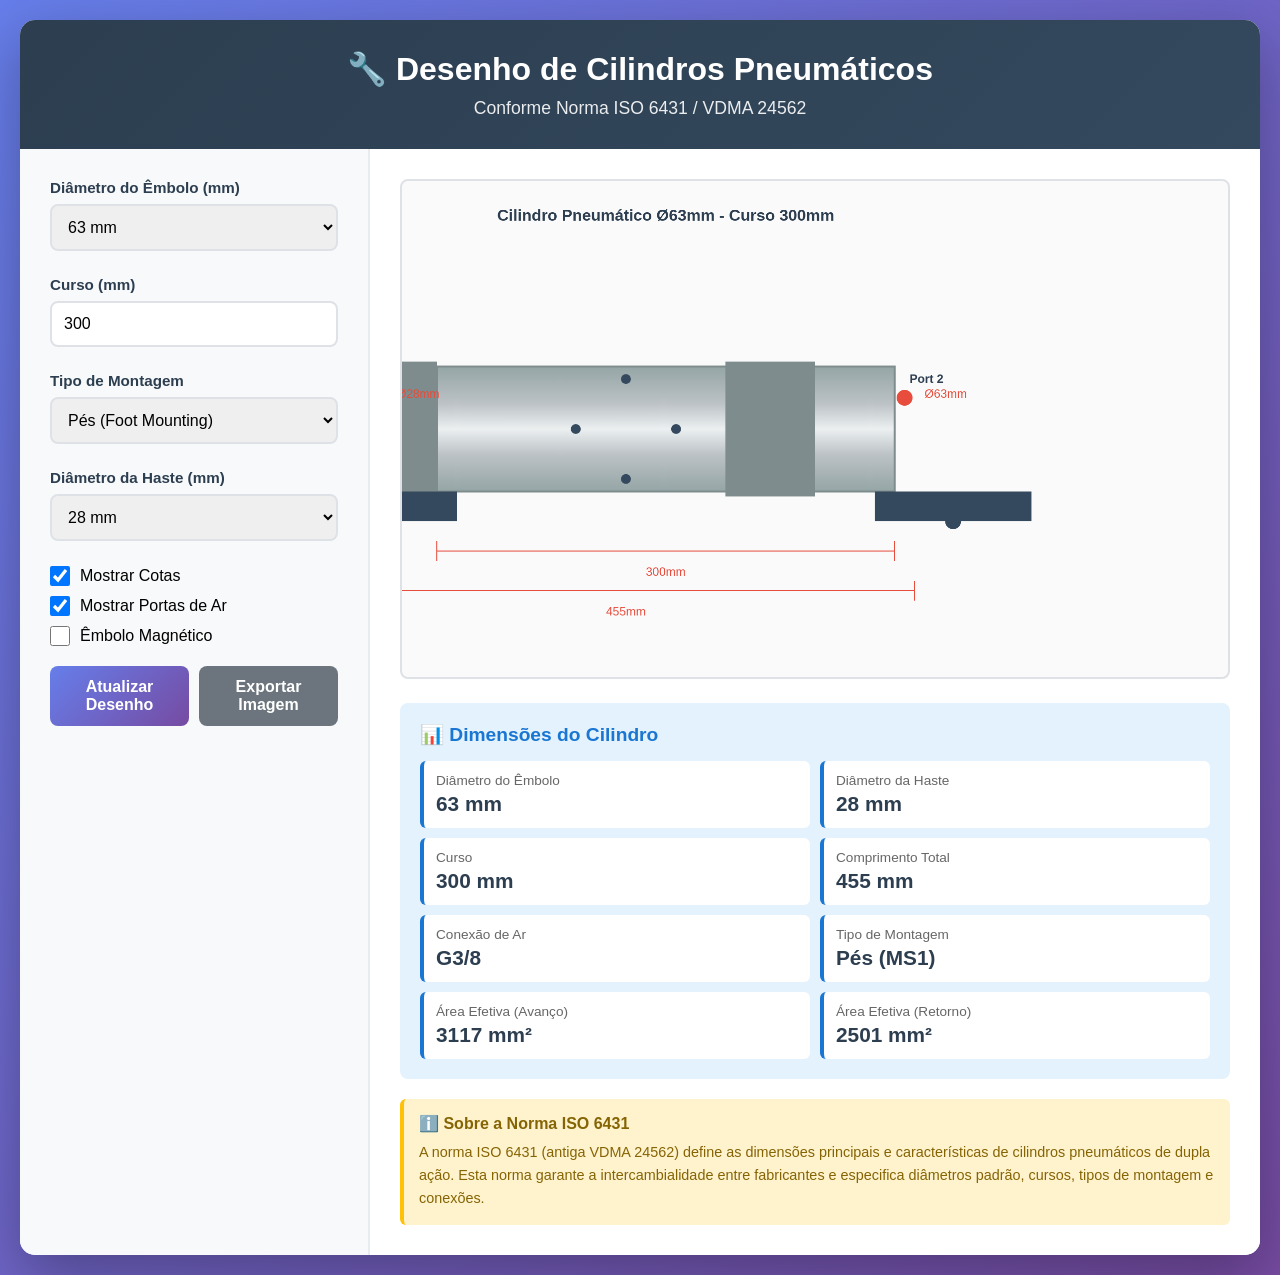
<file: cilindro-pneumatico.html>
<!DOCTYPE html>
<html lang="pt-BR">
<head>
    <meta charset="UTF-8">
    <meta name="viewport" content="width=device-width, initial-scale=1.0">
    <title>Desenho de Cilindros Pneumáticos - Norma ISO 6431</title>
    <style>
        * {
            margin: 0;
            padding: 0;
            box-sizing: border-box;
        }

        body {
            font-family: 'Segoe UI', Tahoma, Geneva, Verdana, sans-serif;
            background: linear-gradient(135deg, #667eea 0%, #764ba2 100%);
            min-height: 100vh;
            padding: 20px;
        }

        .container {
            max-width: 1400px;
            margin: 0 auto;
            background: white;
            border-radius: 15px;
            box-shadow: 0 20px 60px rgba(0,0,0,0.3);
            overflow: hidden;
        }

        header {
            background: linear-gradient(135deg, #2c3e50 0%, #34495e 100%);
            color: white;
            padding: 30px;
            text-align: center;
        }

        header h1 {
            font-size: 2em;
            margin-bottom: 10px;
        }

        header p {
            opacity: 0.9;
            font-size: 1.1em;
        }

        .main-content {
            display: grid;
            grid-template-columns: 350px 1fr;
            gap: 0;
        }

        .controls {
            background: #f8f9fa;
            padding: 30px;
            border-right: 2px solid #e9ecef;
        }

        .control-group {
            margin-bottom: 25px;
        }

        .control-group label {
            display: block;
            font-weight: 600;
            color: #2c3e50;
            margin-bottom: 8px;
            font-size: 0.95em;
        }

        .control-group select,
        .control-group input {
            width: 100%;
            padding: 12px;
            border: 2px solid #dee2e6;
            border-radius: 8px;
            font-size: 1em;
            transition: all 0.3s;
        }

        .control-group select:focus,
        .control-group input:focus {
            outline: none;
            border-color: #667eea;
            box-shadow: 0 0 0 3px rgba(102, 126, 234, 0.1);
        }

        .canvas-container {
            padding: 30px;
            background: #ffffff;
            position: relative;
        }

        #cylinderCanvas {
            border: 2px solid #dee2e6;
            border-radius: 8px;
            background: #fafafa;
            width: 100%;
            height: 500px;
        }

        .info-panel {
            background: #e3f2fd;
            padding: 20px;
            border-radius: 8px;
            margin-top: 20px;
        }

        .info-panel h3 {
            color: #1976d2;
            margin-bottom: 15px;
            font-size: 1.2em;
        }

        .dimension-grid {
            display: grid;
            grid-template-columns: repeat(2, 1fr);
            gap: 10px;
        }

        .dimension-item {
            background: white;
            padding: 12px;
            border-radius: 6px;
            border-left: 4px solid #1976d2;
        }

        .dimension-item .label {
            font-size: 0.85em;
            color: #666;
            margin-bottom: 4px;
        }

        .dimension-item .value {
            font-size: 1.3em;
            font-weight: 700;
            color: #2c3e50;
        }

        .norm-info {
            background: #fff3cd;
            border-left: 4px solid #ffc107;
            padding: 15px;
            margin-top: 20px;
            border-radius: 6px;
        }

        .norm-info h4 {
            color: #856404;
            margin-bottom: 8px;
        }

        .norm-info p {
            color: #856404;
            font-size: 0.9em;
            line-height: 1.6;
        }

        .action-buttons {
            display: flex;
            gap: 10px;
            margin-top: 20px;
        }

        .btn {
            flex: 1;
            padding: 12px 20px;
            border: none;
            border-radius: 8px;
            font-size: 1em;
            font-weight: 600;
            cursor: pointer;
            transition: all 0.3s;
        }

        .btn-primary {
            background: linear-gradient(135deg, #667eea 0%, #764ba2 100%);
            color: white;
        }

        .btn-primary:hover {
            transform: translateY(-2px);
            box-shadow: 0 5px 15px rgba(102, 126, 234, 0.4);
        }

        .btn-secondary {
            background: #6c757d;
            color: white;
        }

        .btn-secondary:hover {
            background: #5a6268;
        }

        .checkbox-group {
            display: flex;
            align-items: center;
            gap: 10px;
            margin-top: 10px;
        }

        .checkbox-group input[type="checkbox"] {
            width: 20px;
            height: 20px;
            cursor: pointer;
        }

        @media (max-width: 968px) {
            .main-content {
                grid-template-columns: 1fr;
            }

            .controls {
                border-right: none;
                border-bottom: 2px solid #e9ecef;
            }
        }
    </style>
</head>
<body>
    <div class="container">
        <header>
            <h1>🔧 Desenho de Cilindros Pneumáticos</h1>
            <p>Conforme Norma ISO 6431 / VDMA 24562</p>
        </header>

        <div class="main-content">
            <div class="controls">
                <div class="control-group">
                    <label for="boreSize">Diâmetro do Êmbolo (mm)</label>
                    <select id="boreSize">
                        <option value="32">32 mm</option>
                        <option value="40">40 mm</option>
                        <option value="50">50 mm</option>
                        <option value="63" selected>63 mm</option>
                        <option value="80">80 mm</option>
                        <option value="100">100 mm</option>
                        <option value="125">125 mm</option>
                        <option value="160">160 mm</option>
                        <option value="200">200 mm</option>
                        <option value="250">250 mm</option>
                    </select>
                </div>

                <div class="control-group">
                    <label for="strokeLength">Curso (mm)</label>
                    <input type="number" id="strokeLength" value="300" min="50" max="2000" step="10">
                </div>

                <div class="control-group">
                    <label for="mountingType">Tipo de Montagem</label>
                    <select id="mountingType">
                        <option value="foot">Pés (Foot Mounting)</option>
                        <option value="flange_front">Flange Frontal</option>
                        <option value="flange_rear">Flange Traseiro</option>
                        <option value="clevis">Olhal Articulado</option>
                        <option value="trunnion">Mancais Laterais</option>
                    </select>
                </div>

                <div class="control-group">
                    <label for="rodDiameter">Diâmetro da Haste (mm)</label>
                    <select id="rodDiameter">
                        <option value="12">12 mm</option>
                        <option value="16">16 mm</option>
                        <option value="20">20 mm</option>
                        <option value="25">25 mm</option>
                        <option value="28" selected>28 mm</option>
                        <option value="36">36 mm</option>
                        <option value="45">45 mm</option>
                    </select>
                </div>

                <div class="checkbox-group">
                    <input type="checkbox" id="showDimensions" checked>
                    <label for="showDimensions">Mostrar Cotas</label>
                </div>

                <div class="checkbox-group">
                    <input type="checkbox" id="showPorts" checked>
                    <label for="showPorts">Mostrar Portas de Ar</label>
                </div>

                <div class="checkbox-group">
                    <input type="checkbox" id="showMagnetic">
                    <label for="showMagnetic">Êmbolo Magnético</label>
                </div>

                <div class="action-buttons">
                    <button class="btn btn-primary" onclick="drawCylinder()">Atualizar Desenho</button>
                    <button class="btn btn-secondary" onclick="exportImage()">Exportar Imagem</button>
                </div>
            </div>

            <div class="canvas-container">
                <canvas id="cylinderCanvas"></canvas>

                <div class="info-panel">
                    <h3>📊 Dimensões do Cilindro</h3>
                    <div class="dimension-grid" id="dimensionGrid">
                        <!-- Preenchido via JavaScript -->
                    </div>
                </div>

                <div class="norm-info">
                    <h4>ℹ️ Sobre a Norma ISO 6431</h4>
                    <p>
                        A norma ISO 6431 (antiga VDMA 24562) define as dimensões principais e características 
                        de cilindros pneumáticos de dupla ação. Esta norma garante a intercambialidade entre 
                        fabricantes e especifica diâmetros padrão, cursos, tipos de montagem e conexões.
                    </p>
                </div>
            </div>
        </div>
    </div>

    <script>
        // Dimensões padrão conforme ISO 6431
        const ISO_DIMENSIONS = {
            32: { rod: 12, port: 'G1/8', length_base: 105 },
            40: { rod: 16, port: 'G1/4', length_base: 120 },
            50: { rod: 20, port: 'G1/4', length_base: 135 },
            63: { rod: 28, port: 'G3/8', length_base: 155 },
            80: { rod: 28, port: 'G3/8', length_base: 175 },
            100: { rod: 36, port: 'G1/2', length_base: 200 },
            125: { rod: 45, port: 'G1/2', length_base: 230 },
            160: { rod: 55, port: 'G3/4', length_base: 270 },
            200: { rod: 70, port: 'G3/4', length_base: 320 },
            250: { rod: 85, port: 'G1', length_base: 380 }
        };

        let canvas, ctx;

        function init() {
            canvas = document.getElementById('cylinderCanvas');
            ctx = canvas.getContext('2d');
            
            // Ajustar resolução do canvas
            const rect = canvas.getBoundingClientRect();
            canvas.width = rect.width * 2;
            canvas.height = rect.height * 2;
            ctx.scale(2, 2);

            // Event listeners
            document.querySelectorAll('select, input').forEach(el => {
                el.addEventListener('change', drawCylinder);
                if (el.type === 'number') {
                    el.addEventListener('input', drawCylinder);
                }
            });

            // Redimensionar quando a janela mudar
            window.addEventListener('resize', () => {
                const rect = canvas.getBoundingClientRect();
                canvas.width = rect.width * 2;
                canvas.height = rect.height * 2;
                ctx.scale(2, 2);
                drawCylinder();
            });

            drawCylinder();
        }

        function getDimensions() {
            const bore = parseInt(document.getElementById('boreSize').value);
            const stroke = parseInt(document.getElementById('strokeLength').value);
            const rod = parseInt(document.getElementById('rodDiameter').value);
            const mounting = document.getElementById('mountingType').value;
            const iso = ISO_DIMENSIONS[bore] || ISO_DIMENSIONS[63];

            return {
                bore,
                stroke,
                rod,
                mounting,
                port: iso.port,
                baseLength: iso.length_base,
                totalLength: iso.length_base + stroke
            };
        }

        function drawCylinder() {
            const dims = getDimensions();
            const showDims = document.getElementById('showDimensions').checked;
            const showPorts = document.getElementById('showPorts').checked;
            const showMagnetic = document.getElementById('showMagnetic').checked;

            // Limpar canvas
            ctx.clearRect(0, 0, canvas.width / 2, canvas.height / 2);

            const centerX = canvas.width / 4;
            const centerY = canvas.height / 4;
            const scale = Math.min(300 / dims.bore, 2);

            // Dimensões escaladas
            const boreRadius = (dims.bore / 2) * scale;
            const rodRadius = (dims.rod / 2) * scale;
            const strokeLength = dims.stroke * scale * 0.5;
            const headLength = 40 * scale;
            const capLength = 40 * scale;

            // Cores
            const barrelColor = '#bdc3c7';
            const rodColor = '#95a5a6';
            const headColor = '#7f8c8d';
            const portColor = '#e74c3c';

            // Desenhar haste (rod)
            ctx.fillStyle = rodColor;
            ctx.fillRect(centerX - strokeLength - headLength - 20, centerY - rodRadius,
                        strokeLength + headLength + 40, rodRadius * 2);

            // Desenhar corpo do cilindro (barrel)
            const gradient = ctx.createLinearGradient(centerX - strokeLength/2, centerY - boreRadius,
                                                      centerX - strokeLength/2, centerY + boreRadius);
            gradient.addColorStop(0, '#95a5a6');
            gradient.addColorStop(0.3, '#bdc3c7');
            gradient.addColorStop(0.5, '#ecf0f1');
            gradient.addColorStop(0.7, '#bdc3c7');
            gradient.addColorStop(1, '#95a5a6');

            ctx.fillStyle = gradient;
            ctx.fillRect(centerX - strokeLength - headLength, centerY - boreRadius,
                        strokeLength + headLength + capLength, boreRadius * 2);

            // Bordas do corpo
            ctx.strokeStyle = '#7f8c8d';
            ctx.lineWidth = 2;
            ctx.strokeRect(centerX - strokeLength - headLength, centerY - boreRadius,
                          strokeLength + headLength + capLength, boreRadius * 2);

            // Cabeçote frontal (head)
            ctx.fillStyle = headColor;
            ctx.fillRect(centerX - headLength - 10, centerY - boreRadius - 5,
                        headLength + 10, boreRadius * 2 + 10);

            // Tampão traseiro (cap)
            ctx.fillRect(centerX - strokeLength - headLength - capLength,
                        centerY - boreRadius - 5, capLength, boreRadius * 2 + 10);

            // Porcas de fixação
            ctx.fillStyle = '#34495e';
            const nutWidth = 15;
            const nutHeight = boreRadius * 2 + 15;
            
            // 4 porcas longitudinais
            for (let i = 0; i < 4; i++) {
                const angle = (i * 90) * Math.PI / 180;
                const nx = centerX - strokeLength/2 - headLength/2 + Math.cos(angle) * boreRadius * 0.8;
                const ny = centerY + Math.sin(angle) * boreRadius * 0.8;
                
                ctx.beginPath();
                ctx.arc(nx, ny, 5, 0, Math.PI * 2);
                ctx.fill();
            }

            // Portas de ar
            if (showPorts) {
                ctx.fillStyle = portColor;
                const portRadius = 8;
                
                // Porta traseira
                ctx.beginPath();
                ctx.arc(centerX - strokeLength - headLength - capLength - 10,
                       centerY - boreRadius * 0.5, portRadius, 0, Math.PI * 2);
                ctx.fill();
                
                // Porta frontal
                ctx.beginPath();
                ctx.arc(centerX + capLength + 10, centerY - boreRadius * 0.5, portRadius, 0, Math.PI * 2);
                ctx.fill();

                // Labels das portas
                ctx.fillStyle = '#2c3e50';
                ctx.font = 'bold 12px Arial';
                ctx.fillText('Port 1', centerX - strokeLength - headLength - capLength - 25,
                            centerY - boreRadius * 0.5 - 15);
                ctx.fillText('Port 2', centerX + capLength + 15, centerY - boreRadius * 0.5 - 15);
            }

            // Indicador magnético
            if (showMagnetic) {
                ctx.fillStyle = '#f39c12';
                ctx.fillRect(centerX - strokeLength/2 - 15, centerY - boreRadius - 15, 30, 10);
            }

            // Tipo de montagem
            drawMounting(dims.mounting, centerX, centerY, boreRadius, strokeLength, headLength, capLength, scale);

            // Cotas e dimensões
            if (showDims) {
                drawDimensions(dims, centerX, centerY, boreRadius, strokeLength, headLength, capLength, scale);
            }

            // Título
            ctx.fillStyle = '#2c3e50';
            ctx.font = 'bold 16px Arial';
            ctx.textAlign = 'center';
            ctx.fillText(`Cilindro Pneumático Ø${dims.bore}mm - Curso ${dims.stroke}mm`,
                        centerX - strokeLength/2, 40);

            // Atualizar painel de informações
            updateInfoPanel(dims);
        }

        function drawMounting(type, cx, cy, boreR, stroke, headL, capL, scale) {
            ctx.fillStyle = '#34495e';
            const mountThickness = 15;

            switch(type) {
                case 'foot':
                    // Pés de montagem
                    const footWidth = boreR * 2.5;
                    const footHeight = 30;
                    
                    // Pé frontal
                    ctx.fillRect(cx + capL - 20, cy + boreR, footWidth, footHeight);
                    ctx.beginPath();
                    ctx.arc(cx + capL - 20 + footWidth/2, cy + boreR + footHeight, 8, 0, Math.PI * 2);
                    ctx.fill();
                    
                    // Pé traseiro
                    ctx.fillRect(cx - stroke - headL - footWidth + 20, cy + boreR, footWidth, footHeight);
                    ctx.beginPath();
                    ctx.arc(cx - stroke - headL - footWidth + 20 + footWidth/2, cy + boreR + footHeight, 8, 0, Math.PI * 2);
                    ctx.fill();
                    break;

                case 'flange_front':
                    // Flange frontal
                    ctx.fillRect(cx + capL - 10, cy - boreR * 1.8, 20, boreR * 3.6);
                    // Furos do flange
                    for (let i = 0; i < 4; i++) {
                        const angle = (45 + i * 90) * Math.PI / 180;
                        const fx = cx + capL + Math.cos(angle) * boreR * 1.3;
                        const fy = cy + Math.sin(angle) * boreR * 1.3;
                        ctx.beginPath();
                        ctx.arc(fx, fy, 6, 0, Math.PI * 2);
                        ctx.fillStyle = '#ecf0f1';
                        ctx.fill();
                        ctx.fillStyle = '#34495e';
                    }
                    break;

                case 'flange_rear':
                    // Flange traseiro
                    ctx.fillRect(cx - stroke - headL - capL - 10, cy - boreR * 1.8, 20, boreR * 3.6);
                    // Furos do flange
                    for (let i = 0; i < 4; i++) {
                        const angle = (45 + i * 90) * Math.PI / 180;
                        const fx = cx - stroke - headL - capL - 10 + Math.cos(angle) * boreR * 1.3;
                        const fy = cy + Math.sin(angle) * boreR * 1.3;
                        ctx.beginPath();
                        ctx.arc(fx, fy, 6, 0, Math.PI * 2);
                        ctx.fillStyle = '#ecf0f1';
                        ctx.fill();
                        ctx.fillStyle = '#34495e';
                    }
                    break;

                case 'clevis':
                    // Olhal articulado na haste
                    const clevisX = cx - stroke - headL - 50;
                    ctx.fillRect(clevisX - 15, cy - 20, 30, 40);
                    ctx.beginPath();
                    ctx.arc(clevisX, cy, 12, 0, Math.PI * 2);
                    ctx.fill();
                    ctx.beginPath();
                    ctx.arc(clevisX, cy, 6, 0, Math.PI * 2);
                    ctx.fillStyle = '#ecf0f1';
                    ctx.fill();
                    break;

                case 'trunnion':
                    // Mancais laterais
                    ctx.fillRect(cx - stroke/2 - headL/2, cy - boreR - 40, 40, 20);
                    ctx.fillRect(cx - stroke/2 - headL/2, cy + boreR + 20, 40, 20);
                    ctx.beginPath();
                    ctx.arc(cx - stroke/2 - headL/2 + 20, cy - boreR - 30, 10, 0, Math.PI * 2);
                    ctx.fill();
                    ctx.beginPath();
                    ctx.arc(cx - stroke/2 - headL/2 + 20, cy + boreR + 30, 10, 0, Math.PI * 2);
                    ctx.fill();
                    break;
            }
        }

        function drawDimensions(dims, cx, cy, boreR, stroke, headL, capL, scale) {
            ctx.strokeStyle = '#e74c3c';
            ctx.lineWidth = 1;
            ctx.fillStyle = '#e74c3c';
            ctx.font = '12px Arial';
            ctx.textAlign = 'center';

            const dimY = cy + boreR + 60;

            // Linha de cota do curso
            ctx.beginPath();
            ctx.moveTo(cx - stroke - headL, dimY);
            ctx.lineTo(cx + capL, dimY);
            ctx.stroke();

            ctx.beginPath();
            ctx.moveTo(cx - stroke - headL, dimY - 10);
            ctx.lineTo(cx - stroke - headL, dimY + 10);
            ctx.stroke();

            ctx.beginPath();
            ctx.moveTo(cx + capL, dimY - 10);
            ctx.lineTo(cx + capL, dimY + 10);
            ctx.stroke();

            ctx.fillText(`${dims.stroke}mm`, cx - stroke/2 - headL/2 + capL/2, dimY + 25);

            // Diâmetro do êmbolo
            ctx.textAlign = 'left';
            ctx.fillText(`Ø${dims.bore}mm`, cx + capL + 30, cy - boreR/2);

            // Diâmetro da haste
            ctx.fillText(`Ø${dims.rod}mm`, cx - stroke - headL - 40, cy - boreR/2);

            // Comprimento total
            const totalDimY = dimY + 40;
            ctx.beginPath();
            ctx.moveTo(cx - stroke - headL - capL - 10, totalDimY);
            ctx.lineTo(cx + capL + 20, totalDimY);
            ctx.stroke();

            ctx.beginPath();
            ctx.moveTo(cx - stroke - headL - capL - 10, totalDimY - 10);
            ctx.lineTo(cx - stroke - headL - capL - 10, totalDimY + 10);
            ctx.stroke();

            ctx.beginPath();
            ctx.moveTo(cx + capL + 20, totalDimY - 10);
            ctx.lineTo(cx + capL + 20, totalDimY + 10);
            ctx.stroke();

            ctx.textAlign = 'center';
            ctx.fillText(`${dims.totalLength}mm`, cx - stroke/2 - headL/2, totalDimY + 25);
        }

        function updateInfoPanel(dims) {
            const grid = document.getElementById('dimensionGrid');
            const iso = ISO_DIMENSIONS[dims.bore];

            grid.innerHTML = `
                <div class="dimension-item">
                    <div class="label">Diâmetro do Êmbolo</div>
                    <div class="value">${dims.bore} mm</div>
                </div>
                <div class="dimension-item">
                    <div class="label">Diâmetro da Haste</div>
                    <div class="value">${dims.rod} mm</div>
                </div>
                <div class="dimension-item">
                    <div class="label">Curso</div>
                    <div class="value">${dims.stroke} mm</div>
                </div>
                <div class="dimension-item">
                    <div class="label">Comprimento Total</div>
                    <div class="value">${dims.totalLength} mm</div>
                </div>
                <div class="dimension-item">
                    <div class="label">Conexão de Ar</div>
                    <div class="value">${iso.port}</div>
                </div>
                <div class="dimension-item">
                    <div class="label">Tipo de Montagem</div>
                    <div class="value">${getMountingName(dims.mounting)}</div>
                </div>
                <div class="dimension-item">
                    <div class="label">Área Efetiva (Avanço)</div>
                    <div class="value">${(Math.PI * Math.pow(dims.bore/2, 2)).toFixed(0)} mm²</div>
                </div>
                <div class="dimension-item">
                    <div class="label">Área Efetiva (Retorno)</div>
                    <div class="value">${(Math.PI * (Math.pow(dims.bore/2, 2) - Math.pow(dims.rod/2, 2))).toFixed(0)} mm²</div>
                </div>
            `;
        }

        function getMountingName(type) {
            const names = {
                'foot': 'Pés (MS1)',
                'flange_front': 'Flange Frontal (MF1)',
                'flange_rear': 'Flange Traseiro (MF2)',
                'clevis': 'Olhal Articulado (MP2)',
                'trunnion': 'Mancais Laterais (MT1)'
            };
            return names[type] || type;
        }

        function exportImage() {
            const link = document.createElement('a');
            link.download = 'cilindro-pneumatico.png';
            link.href = canvas.toDataURL('image/png');
            link.click();
        }

        // Inicializar quando o DOM estiver pronto
        document.addEventListener('DOMContentLoaded', init);
    </script>
</body>
</html>
</file>
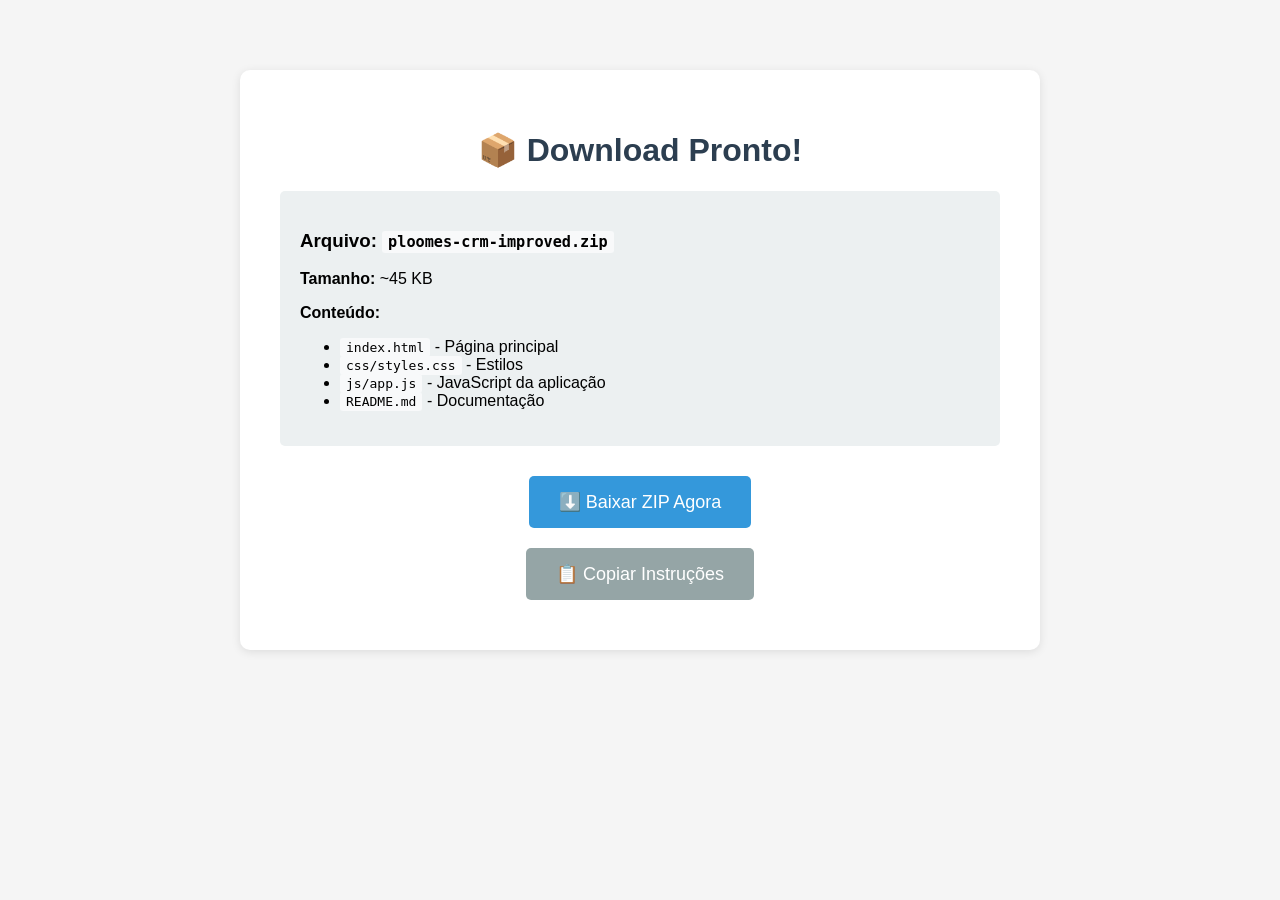
<file: download_crm.html>
<!DOCTYPE html>
<html lang="pt-BR">
<head>
    <meta charset="UTF-8">
    <meta name="viewport" content="width=device-width, initial-scale=1.0">
    <title>Download - Ploomes CRM Improved</title>
    <style>
        body {
            font-family: Arial, sans-serif;
            max-width: 800px;
            margin: 50px auto;
            padding: 20px;
            background: #f5f5f5;
        }
        .container {
            background: white;
            padding: 40px;
            border-radius: 10px;
            box-shadow: 0 2px 10px rgba(0,0,0,0.1);
            text-align: center;
        }
        h1 { color: #2c3e50; }
        .info {
            background: #ecf0f1;
            padding: 20px;
            border-radius: 5px;
            margin: 20px 0;
            text-align: left;
        }
        .btn {
            display: inline-block;
            background: #3498db;
            color: white;
            padding: 15px 30px;
            text-decoration: none;
            border-radius: 5px;
            font-size: 18px;
            margin: 10px;
            cursor: pointer;
            border: none;
        }
        .btn:hover { background: #2980b9; }
        .btn-secondary { background: #95a5a6; }
        .btn-secondary:hover { background: #7f8c8d; }
        code {
            background: #f8f9fa;
            padding: 2px 6px;
            border-radius: 3px;
            font-family: monospace;
        }
    </style>
</head>
<body>
    <div class="container">
        <h1>📦 Download Pronto!</h1>
        
        <div class="info">
            <h3>Arquivo: <code>ploomes-crm-improved.zip</code></h3>
            <p><strong>Tamanho:</strong> ~45 KB</p>
            <p><strong>Conteúdo:</strong></p>
            <ul>
                <li><code>index.html</code> - Página principal</li>
                <li><code>css/styles.css</code> - Estilos</li>
                <li><code>js/app.js</code> - JavaScript da aplicação</li>
                <li><code>README.md</code> - Documentação</li>
            </ul>
        </div>

        <button class="btn" onclick="downloadZIP()">⬇️ Baixar ZIP Agora</button>
        <br>
        <button class="btn btn-secondary" onclick="copyInstructions()">📋 Copiar Instruções</button>

        <div id="instructions" style="display:none; margin-top: 20px; text-align: left;">
            <h3>Como usar:</h3>
            <ol>
                <li>Baixe o arquivo ZIP clicando no botão acima</li>
                <li>Extraia o conteúdo em uma pasta no seu computador</li>
                <li>Abra o arquivo <code>index.html</code> no seu navegador</li>
                <li>Pronto! O CRM estará funcionando</li>
            </ol>
        </div>
    </div>

    <script>
        const zipBase64 = `UEsDBBQAAAAIAEiw5FzYIy/urnsAAKPOAgAKAAAAaW5kZXguaHRtbOy9a3MjyXUo+F2/IofTEkAN
AYLP6WY3OUaT7BnKzYdITl/r9u1QF4ACWTMAClNVYHerxQhpLV2/d9aSbEdobctjydfXN6wIRUx4
44Zj434w/8n8gdVP2HPyUZXPegBgz3i9sDVNoLJOZp7MPHne58Fbe8e759852SeXyXCw87UH+A8Z
eKOL7YVx0nh4uoC/+V5v52sEPg+GfuKR7qUXxX6yvfDh+aPG3QX50cgb+tsLV4H/YhxGyQLphqPE
H0HTF0Evudzu+VdB12/QL0skGAVJ4A0acdcb+NsrzZYAlQTJwN85GYTh0I/J7ukhaZAnfhTf/DIk
h/7gMoy8nvdgmTVjrwyC0cck8gfbC3HyauDHl74P3V9Gfn97oRvHy+zXJvwpOqG/sL/xs/xNsh8n
wSCMiR+P/e7Nr/tBF770QvLB+eFj8snEJyMcgB8n+M8oJLtnZ2QY9iYDLyLfXJYhbVf4pO/B53T/
bP+c7JMn7dODmx8+2T84k59WgSoP6JvktQyGDL3oIhhtkdZ95eex1+sFowvj9074shEH36OPOmHU
86MG/JS1uf5a+udWFIaJ1luj0blojKMAen21Rd7ur/c3+/fum01iHzZLjzeiH0ujrhf1nM8T/2Ui
9bTira6trVobyX2texsbm3etzYaTxMfu7nr3Op2WMRyGi244CCNo5K/6d/tGo/jS64UvAKdkZfyS
rMH/oouOV28tEf7/zdbmov2lxmV45Uf46jq8trJqeXelZbwLRyOYxFtkpTV+aX/WiIdbZNN8mkTe
KIYTGcLW8AYDAL8KZ8GL/ftf08eXeBd+YwBkIUbsdDa6/U1jDrTNJxNvEMBB8rpeCE3XOndXXU1D
pBiTUdDzej6C7W/c81sdR9uoC4RmlCBM39u42+ra2439XtDDRqur3Y0NX22kT9+LP4YXRj2A6zv7
p61g83QHExipAzJvBtj2aBv7tBkob9T1B6yZ31+Hj/VgPe15iddILn0kr7BxP154ln/MWv2Vd1e9
gmO24q/eWzOmmB0z+3PtmPVX+hvmgTaOWbfT2/BXco/ZvXUPMFVwzNbW1lc2Nqofs/XpT5l8QKU1
6YS9V9oi9OG6a/S9YTCAKdcOYCNFtSXS8Mbjgd+IX8WJP1wiD/GuOvS6Z/T7I3hlidTO/IvQJx8e
QPPTsBMm4RKJ4TgCCqNAI3Qdr/vxRRRORoCzKy+qyyuvTZIjjbWS101r1wvi8cCDMfcHvkYXhsGo
cekHF5cJ0pTW1aX6WCYavJv0Fx3jL/zOxwHgB5EUD+GmuKR3ijdCLiAAQtOzXypb4s24G4WDQQeu
WxXtlJ/YIhs6TRPjVh5c5wHG0Xc/1sCXRHgB4MvJsFMIODsPGvL4KRDUfX1sv4Bn4D3ODvb2H7ZP
58FwNOOg5zuXaXXNuJqsGE6phwMVfE/CgY3DQdATL0rkQnsxZXBW8ajr3E8otnE/eCnvRPzkHACk
Hv0B0BE4Pd4kCdWn32sEcKG8pG+2pj45OccTf2n0gsjvMkgw78lwZN0b6ao0B+FFqK1NxvyRVVge
iiKtJ3psg+/B3bhy1/rwBcfSu/pUU64xScJhpSVjrGr2psG25KAGaMrFqBEAjYUD08VbPVIbXHjj
LXLXcZI0bMVjb6ShTCGuEktkvy10eENksSy3B8ewcUQUDK/rGDYJvY2IcGwO/H6ib1bbSEfelT7C
Ad3Lxa952oszLxNezI7TvEL3q4EwEyUugkIf9uBh5LFDNApH/tSHle9mhuS1dKvT9mMvggm6z5X9
0IlV3zBWfRLFOMdxGKhocy7LFuV2lhxPmx5QkSt/uuvPjnN7OwlHjSmPEdtlTZDR9XOZS6jEHWRg
mo6W7kX7LqSENr6MgHdTJOScsXW83oWOzJwjaMe1HSMSst82JGEZASvuYwNb00CPxmaYp07ZkJst
OyJm4EIO2wdHZPf46Hz/6HwurMjQA3RzNVTeWli4EoPaKfhbvYuShoGgkpRiPtj6YL+9tz8flg2V
fL7OseWQ7Y8mcRL0XwnUbuEN2fUbHT954fsjtW0hideu+VWTv8DT9yLCmwD/W3hByKeSz+xyxU0n
Vg2+Ip+hGfgJzKGBU6Z7odFqbuR33/AogxaXRzCblbEpc3E5n1318MPz8+Ojuagem51EJ8/pAcLz
YxJoRoFsd7BGm9jhSlVaOnF0XY34kQnkWnkKh59puPZgBBK/35iW9bHvTaFlCEaXfhRoPAXtLxVa
mnadEq6NuJ8Lr/yK19C1tRfGfeT09fa73TVPF76o/pnrd/hgJM2NzsvhavTDCKgI/XPgJf536g24
7Bz8BA4vnnS7fqyfTRcSmFJxCizwboqxsLLpra17bxoLPW90kT8uXUFZduIMcvG8e93VzdXNNz3v
F140AoJUcvUVNfUUm4D3VgIZ9959t/XGkRGM+rpqwIUJWbc/BSKwp2IsrG5srvmdN42FcJIgCc0Z
mFOcE/fXCnIEZdUc5WTVa+sg7ThUlOYlSXhZEYzSsqHrWhdqdPeVu2pXx1K4L3UqnPHbCNeuFrHJ
OvKAqd2kkYQXF4NSwi2aP6wSayXdlcavbLS+bhVF1wwWSFzc5pPSXI3x5iwKGIPVtzWqwBiV0RJc
21fPutmlIx6FCZzv+mqr51/Yl6PaXp9Fn76/e34wLzY6Zvpdl/RgMsveCDDK9dlwUx2M0Jy7Iey5
FizzHuwqoLSjziDsfmzF1O987L/qRx46bPAONWkrCoFkkBBFpuQVqlAcpPkuUmZpZHSFQ/nVFder
LeXF+SzjXvvsg4fH7dM9sgv/mc9q9rz4shMCkaGUxikTXkSBxgrjL3BihmOcb4Pp+uHQRv7Y95I6
qpMa/SBZQqPd0HtZX3kX6OUSWelHi9phYMKlIVnocrjLzNSEg5PQwc9ETq2ynMtogzTNouZ1MQN5
Wtl1jYi7b8bS2hwTM0WkSuZGVhVuJG9aBo9jX5XmwOv4efYFQy9YzoJAH0iTmIzHftRVaAp+dP1I
q5mv2dYUibYJXXmDiU6WZtDgCB8o5CpaxBidRcGz5uBapDHGE93C62R7yqHc3o0/DD8KGp1AF1ny
0TEIPUAEtZoW7J4mPQlAccup6a2jbMrSQTEoVZawQ1Qkr2KQmqDmgCkciUrAE01dsJheoBiQ0B/Y
oSTAwQxmxD2clTCadSDdQYBsXglMG4s3j3v30YdHB4/nctv2YRMMKPPqgbiUJ23O+cZyGNJL3lil
72J9fvwH6h2bQ47yCaah+NQt8U51O+sdxYk3aAPetAqHlTTGVQQYt93VgoZCJUeuT5EVsfxv2yWP
/lpcslwxuaX8Nc7Vi8+8fJuOC9Scl+k6ZDXFCTnZwhSWN1nrFk8DlnDw2SKXQa+nm7Yyt6HIB2YO
RKeSc+wHhv+H5GX09YqDlDcvXX10W9SlPfzMVQ9ArXL+qGc9lMJBy+4r5GJD8zeo0+Qt7frVu6X3
WRd2iGEUziBtmGiWnAQ0TkqfWQW7Uu4Y+V3uPOOtNzRICf25xpAChI/gNMWermKWJrQ5y3ymYrHn
wa2cHJzsPz442ifL5HfbRw/bR3PhXMbB2OemvK+Ocd7COMxgnNenyPhf667PdZSqrEHP7ThOotCw
CJV1bnLqYa3zdvGlU2uBNpjCx7YKBtZS59WXNmckQcjFypeZDI6lDKtT5NxbRTFkTEu+DUz6OIUq
X3aCX7NcC5V9fgyUNdm/X62T7uK37TtCWr5UaCmH4jKIcYozpbhZY4vMm5stnoCN2Zjx7qIYL8/q
Kq5/hdLSlL5/7gVkio15z7/Ib1Pf0/ki0UbxrG5F6W2Ko9liUcOnSePUeVlOYgW9uM1c7VaKy+og
TmbN+5iLyBeRp1nvK8jZJYUrZW0c5vDZPQZWNY8BR/dW+5mMjQ6sapk91sT/zpvs6Uolh6hkG8lt
Krdt/U3nMOmacRLqsR50Bi7O1bksum68nGpWBWFXjVfSiqsAHZrxakpxDaSpGC+vE1dB6XrxfE20
C0ov8i4uTDetzJ7cXHceY5pgoN5q3tso2n70qqJ9NaZX2tGmlRxweGuakmCLoHnYEQtpPSm2OAPd
+VQz3OOnWiRArudNRT3jTBElOYFN9JDfQmjkbvvx/tHezQ9PD47nItfjdkTh56vF7U8h1zslwnSG
ZgxZEQU3hlHW413ttDOBaZUSRW/F26skc7dp5e1y3bzKqiEq8FlThqBd56J+FrOHhNCKvonpQFBJ
Mi+VyrtOlYpp3LtFB5hpLIlu3DSBZHzc83TX/8I4uNLM55QCnRIfUhB3Y3hlOCdbfaLKOCyon1cw
yrzOaZ6whB9Zh7VeSQrOwelsts0cwM0wuQT8DmFYl4V6WNs2sjOG+X0moblN5heRafVFyh/QpRc3
/Cu86be8fmIgOmUDajXXXvA6cH8BevTdy+58i99TP7G4KttE4t+rN6CdhgFhxHG5NBsPipykSwfh
5CMy9gd+FzaJ1U3e1FO67pmitRpH4UvY5kWr9cWnv5lywQyaOuuCObl4Ky3t+YkXDIoDpebq9Olm
9U2WddobUUysSU9bRe+VuXLlaniksd7Tp9Jw2n1t29qCj62BFyeN7mUwsJ+idEyqM7oqgZ0lXjKJ
UcIliRf5ffh3FBLW7c1nURAqchLNkBXTV2YWcu3hI+V03tNJuUp4ucspwZhiU6QgK84VJCcsqxiA
ZXab5jQr12/afOaOWZa0cr2ytrPPVSRdKzlX0bxcx1rPc9Jj5qgq7f3Zw6ly97NyWFyy/Qx6lIPz
/aMzsrdPjk9v/qB9uH90Ph99CpKnBt52jSh8cavqBgVLps5sarezfPmhyNZTZm+oOApG40my5HqK
TDVQZ8/ZgLFTZXz0cj17Ukxu5BDnWbQwU4vn0/h62O8OZ5x+/tps9cPuJC5coYJmbJ1YI11xzqNH
3YkWSuuuX0rpF/H/0vSLK2v3lsi91SWyur5J05U69O+W+T9NXo397YXRZNjxIyPZ5dB7KXbV3Zbj
ZlWBUmoY+UMQV23c3XRh7hmySuSrMAX2fNakdKynKcSp2R82p0BP9Vh9N2jqpQyHbDjW3f5yL6Ny
Yn4BC+Z2C82Gi1OHpSjaFrOEvlNYs2+U9era4mICVcS/2owqVtxVD+aXVyHy48kwbEh2R/s1PntQ
5Hp+UGROorly18n8Lnwm5LoInIGxpmUH52k5i2E1nX6YzsC63BCTig7ErlEVBTdOSUtKBjfmn5ry
KupZsqQd77Xnkxu+OQx73oAauweG7jMnvjw3XSrdtwZeUAzWfuQhAka6UMbn5liN9RTNG/ppg7a9
KBxjmEWCVLczmET1dSPMNs3Peg8+BVodmyxQXlhYdR1jZQGaIQj05SQYmXhSGG/Y7daR/05mzczA
nCxq4evma4JluVcxya7KgdKoO5Q1jE2yqu8SKUkCxaAzS0L6p5TlQLyhkaHcNAepI8rmouxbtrJa
MecBg7OyWCr5Ad9hXyVfA3Nj6J7F89J8GgdNZANczQmezlf0uew3DH53EMZ5ujsX+2d7Io9pVicB
64VXwRUzyw9tqB9UeaMIN1Y2sZJTg5Lq5Z6W6sUki00qiiD+x/YEoOmWcnG5JhwbB+JKkoKfeQVd
5eYx1qZTdTbAbn0yCSLDSJYWODHKU+SA1BVMZgumm8htIrQc9jzy5iVSynZye149t6lcMjZNVbeB
Mnqo0isAjDkdFhzkBKTggSl1pwbfXLbH3DKGQsu1cUo0VJVkXz39l33sOSrs0rIvCLf4P5t4W4Yq
zCtXrSzGmpdqyXDiMj7aM4pSj8nu44P9o/P9uUhUPHGGwOJcPdEMbca9fGWGY0mYbO5KY65OoGGm
8J2hHgV+ygtNK4YhCj+VtS63R/Ln5dlVogTB/EwShW5exvqXd/Oyun3MO/hGWqZS7qE5MyuqILBq
EXDzuCyzL8xzers0YOXutERg1VIH581qOy2LkyGsSf+0aDVL+bLkgSsZ4O3itG+7CsLp/uP2+c1P
Tw+O56Pkox6hYRSEt3wbra3m7kSTB3B7c6m2AT78N5xycPoETtfOwV+u5exlo4JZtZxMU2dFyEaL
pcqwvqtu3J/xys9NAJT1Sf+8jdRRLvcrW9f0r4LUSnctOznVe67kB0uV8IsvRXeMckAvLmH81PJA
xRozZic/lRHtOWviDwbBOA7ianiz1c/LTd5kqQAx9TVzr3zupjJzmSVFkzGU0hma5OmjhEqdjAEq
bG2m7FqycDvqb9ymZqdHzunaMmzeWmKecrkEMtrJTIG3x0KtVDQK5yq0rdSfz0AYNSvaavGjiEXT
qZ6q6bOmvOdsM3Vbkqvr3PFT2ZKcO7j/8Abl8/ZDYDnRNZNrQubDdzLr69wUSVOGqhYEkBqj1XXX
4ner16Oqc3bEif3H0jm7UGqobFXEflXVtPbJVHR+XdEV4RnYxOsMfLp5x4aOJT9B1/xFn2rxM3Tk
ZY0z2XINvHHsUzmB/lVyA15r3RpxgVNlQqK+lwY5kW9idFypQq/Lc/PTJcvSkWRWIJw2R3s+unW5
W62/agvFmjZSSViVxAoMgXcfWFP/8KGJ0lLGGCtHogqAqD3qfmzZ3qVKrtIok4afeGNnHdyyEUsu
N4hyEUsV0qteW4efJm8pQGv1ymhZd6PJ0I/ChrUnxXRZO3tEDsNRWFsitd1wEgWw5Ef+C/g6hF+p
3FvloE5DL0pFkeWWzr4F5u2DgzOqLNydTzTNZRAjq9wNG0kw9C11sIoizYUvDy+s6rI4mv1sbXV8
oFnGmZs2zJkNwKTuFvdEh8+hcB4vIW8V+h9l87XIfiVxyrMiMGZzTiTXOcSpIz5d8G5leRumBomp
k41FS1kTV3R64ckuHZ7uTvJkueftbpnundO8bPS8RL9a5peNzewuCeyxG9UzyefPyo+7ZS099lkV
qLdnkZCP22fzqUidhPRYOfL+5jpW24tB4Id7UpsPFA9nzcV5Hkp9S4B+qghfb7mFHkTClJYcxURp
LQk1q7hjNU2XKCFlZYAkL+MYXvA/HCOvbVP9zp6HiaK16UeRoWuz1HDJ8+hjgBylUSsV3rEtv+RG
LVCiHfuy1eJw9b9K5eI+PD94fHBOU8XNR4VGyRpTWsGkLCpiZdVSyg5tnTRfcftKGuvQVo/10prc
1ZrcNZusrGpt6CWkN9rUG23qjTpyZ3LEs9ZK7k9xGtfbbVra6b0itYNmKj3UGwjXd7Nhgau8VQEp
QwdCSmedElT9IZ1sZokwRobKI2iha0GNrYFVWw1GwWiFSQMMMVLpE591QmQLTT5AIfP+cJy8oskX
dK6vtLFjvWUl8pU4GmkYzW44hNVxqnFXTN9hO6BSddjW3YVYLaJ/QY2l3OmUGc1akWLd5YExS+7M
48OT4yNqUiCn+5Q8/uebHz7ZPzgjdapoiJfwGoabYi7kkrr4TJkrZi6pvuaScGa6/HqmRs9ZduMS
4A+wD1j6l7M51FTmhzTF4Wyp9coJGvJkpa82i3cZw6Lesb3EUUHtyYZFO6FwyFwp0gBWqh8YURly
wJylyEV+xFzuNppKj94qo6ws5QZozLuZNOB+iPTg1LTvd00nxul1z1ruhI1qQ5w9RxbWEOWlmK25
31PXzVQPlDvzCjYFPQLPXh+wlHSSb613VvzOkDDyL8IuGuuNWIgvY3Pi500FSloM4PO5h9u7+2dn
Bw/h+t1r7+1vkUfHu8dknzza39972N79XQIyy/mcCm6iwzgrgyDZei1O5UYbpdK7CcGSY9habcEe
cGvfaTgOanduXAVx0BnIHeo5UfLapUkwXI2Uubka2abobGsitBBslrfV0VSy05sPZTO9+VSNthLP
Xeb8chk3pVcaYb8f+4lRsyKbpVqHg43iRZBcBiNpkIZ977aH23CONw56Pla6xLX2uNWt+T0/0jWt
cibbDY2EmQnrbq/G3cHhySnQkJvfPyYne4/mQinSzB6Nca+flznGYLMF/73ira6treaIjpZrKrUn
HiD9rS2RdhR4gyUSA9loxH4U6MUl5WxTzmCKlsZnXbum2YT/2KPxi2Ri5+X+9t3ORre/aUVDTtB9
WSdG9/gvV3Jc+gzmRCyabbQlg5fdQ0HOycYxiU7XvY2NzbslWZr8Hjnpzd2w6/3N/j3HvnRa7gQv
4sp6O81KicEagQdFWQVdR6xcd/ZYeyYolq1Y5OzpNhyP3JGRuYPIdUOy7vRi1YGDYS3hlVQgCVsn
4HTsqZiB+G1/1b/bn8IQaNlFtmJxFdzNKwrkysF0yJIsiDmf4hrq75KzDTu622N+5HRJR3ArEdIo
Ta6UV2HB+mFoZjwvWZuPztLUTYr7y5nqO1uXCpvQZRp/+653r9OxxyH8ztDvBR4BMdOo4NgJe6/I
N7Uf8UMZymBAGTdbtI1qsVJRuqSjuKgDzr2W78ECr8jbAj/WJF74sbnU4MdJlGmP9txYlrGPwoYN
+fhRcpSRt4IhWh+9UeKCN68AzbOT46Ozgydzcbni+6sux5BRnd6iNmFr2eCCWJc1XrzGjgNL1/fu
rc6n51WzZwrKiEbNSWNRftjvbt61DFsIWebGcYY14Sf3Rri2d9EchBe67IafXL2Z0lnL5UuLn1L5
6HKHFo89SRS2NRh6RsQbfnLyADo6ZDKthcgU6P51fBnUelZMcGGbB/xoMyt4iZuVzJfUt4ZwOsTY
LChQtf/Fu0+fltaZnjmm4Cypb2OlwU6INQRRZxIXnmgzbm5NipszwFehGdbxSVKmESxmNO5PRsGA
+5Kxv8Uq64G7ecZtBygeviaDendKUICMKz+Kae3Pgq1kK2KlFiOnBnwlQfCqPqpVG7LsSWrmfZWs
37VdYilNFjR4o2VBnHqM1GPDXlCIifF+6b0tkiUZKyeC11zOcK4XeHyQwvzoHkpMgC3aPULEXJJk
Na14oG3qWj2EsuMvk4ZdiXO3TGy6jeXiFHheU41TnDs3d3B4cnx63j4lu2dPSIOcnbfPP5yP9xZj
R3n1kRwZzyT0RSFK87GSpw+LHAuViTTjSbfrx3l1oN7urfQ9X1NXC1GrtbnRX9+0zqeSN4FzfFYH
SEUy9kFOXLWP7t69lc5Kp9To8jwo1RGhX0ouujq+17dnfHp7xV9vedZs8rnociSpZ0N8sEyLDe+w
L0M/8YDLGcJRRx/sKBjj4V0QrvnbC7unh+S436fBIGMv8siFHyc3vwxJzyesIrZPrvCqihc4SGj6
McYybC+MI3TKHgHxWSCXkd/fXrhMknG8tbyMOy9uXoThBcAYBzE6M03xPqI46NKXSTcK4xhkCzhZ
MqDifpe7cbz6HjMNbFPDwNYLOBG/sw4HAg8FuuK822p9g9/Y2/ELb7zABkgxGV/6fgKDf7CMTAv8
i5oBPoS3Gg2ym7JAgLKjMKErc/OPN//ix6TR4A17wRUJekBv+XNq2UuZJ5jdwItj5+OdB8sAYOdr
WafHPK03dPk49JCemH0N2AORgTrtRP99J91B9FWtVTwORvIY2B6ThuPhrS/e4hzAAh2A+OLq4CKU
HuHnt7/4+Q/IA5Rmdk4GYTj0Y9jN+E1p9YBKMzt810IL+jXrIxsn/Qo8vva+J4bAjMwLBIMuGtw5
Aw6K4C+00bG+YTjidUwwtrDz21/89I9twzSaU6Z1YWdPgLfObdkzBquOTrDepQf3J1UGd8Khl3qH
ik1sqcWodoHqwWFpTTc3wRUH+sZwz+7HVWa3m5WjqzrBbGgzTpFxUXHZCf75P1SaIIdeeXb0vdlm
lil/Si/eH1aZ2ynCv/kcO5hugGlYUunx/U2V8X0A4HF4XeveKh4eV3BGpUdXaWcccOjTjc1/WXFs
v6oytv2XJcf2YDkl5vA7Xi/iEkKZUkCV5cuFnUyOkC8fpn/QpvPgcoURM2CyztHgzIg7kSj25Yr2
igFTyEc2VPHS9eL8JSOCHkbcyW2BYOXFoPsx3EudKIgOUUR6DDDriws7X/ztXwBvcRUS/OHBMgNU
2IPsmiSBZz+c40OATahtfXuhjTLuCKR3EOY8nPmf/tTekX7BSswAW2G2a1KWgH8Vly3lDLgjpOuq
ldGqifsMQPrjLv3NggkJArKRLEcftT5aWrNxSzsz9bnPp8F6T3xDn1MjJ/JmyEFr+HK9S32W2ezo
MOm7lBpbX3f9bJ13zq2TP/VP/77i1LMbaKpJ76YDncu8BwyHFSf9i19WnPTMy7yPKRnmNGdZOqw8
9Z/9S8Wpf1v0BhLPL8MpcfBtZchzwYISq1h9B3xWEQ3HcndTYuFYHfJ80CBsw9VR8HdVURDd/CPr
a2oEZIN1Td6Y6aRjA/AElfrAMt4hc8Ei009VR2FV4nlC+4lJ/fDmf8SLU2LxhA92OhSyt+eMvysG
riL6fvKbiuijoyYzHkU61pNUyM5BgRORQhg+ifyrIEaSVh6JOjeld5JamoRqKHcJWOtE4mUf4S/I
mjyhSr28ZcSpUAAHwEnH1kkYrCBn7IrZQZUPdCg15KmkJkcr6y5aO1bpco1QXR5MKFWYU18yWUWO
3mNMY0LE+suIulxzAB+n7Hbqor1g6Q7V8ws77Sjy4sQncMqZ9QrDi3ziwR/IA8RMCesleCN+D5jx
kNAleLA8nuoM0jPdyDt/eM7UM7MFa8ayqMubmR6uc8Y/s0PBGpU41fl4QSumbAOkP6gH6dtJT7sc
neJl9RNl2rJ1lZauhs0gT7ndnXoueVypidi94WFby7opJrNW2ek/Jt/yRn4QhWS1tbph3+PWMYEc
7qLnXARNpc3hBF449ON6YwUF2b/6gVt8tb5/FQ4SL/og/AiF1R38tyKAdAC0/7/8v3LE50IK50QI
mkFVTeH7+IuVaNre78HxDwaxCmKP/5i/KFLQeOU71q0/pe+Nd84wNChAD7zJkGmFyCgkXVmRWo4y
ze3s2EVZ5dZj5nob2pgFn9m+kSwJ2F7UvTzAZwtkPPC6/mU4gDO3vQAS0Z+Rh5MYaLUQopvNJupS
KCTUeo6gIZJqIbriLrWovViKWXqn0uGdhHCrdgMgp7hTL73RhV8aGoUYUlMeoazL9gIqHZB1hP8f
c8gBXFqsUSkIbbicSIO0B0lY6b2HCzsP4b3Dm3/qBdXe3F3Y2YU3H3rBy5wXcacg7krr03igFv07
Hkp6r8iP4UBFjwD/UUgxC8v7I/I4GI5R+Zij63JuNSXFq23daQMHNhJmULQ9Y88j90MOYGd/OIZp
eQ+W4e/CxvQqw+Ut0/jo3/6VZDJduXcYB87UX/X3/cgbLJZ78Ywa08u1bTPjan5jeOrAHr7nxPuD
hPp9ZzYRPz7HFXwIvzoOInst2nmQ9NCwj9R0e2ETKL+dRBOe1wMaFCscNd4SdvPOkT+6nAwFMQJK
DMxpEnm9kACT0vOQHLNNC/Ps7eSiITNkaw/MPTsv6u00EiEvI/T3mNunEhvzh0QyDhGftEc3nw2C
2Odcu/P06snj2VjTX0/Zj/m3r5Ru3kWpVUEzjNJuzkvoeXUIioo5T/FYQjqYeezF6lrH8AvUxG9i
7KmyqProi1VdtzwBSmflCVRQU6jKki97JueZ0qn6OpTSl72JpUgnMO06fBVmcu699HaFCzOsxdcr
UiR4nfD33aaA254DMHp+cgjYDKdZDPZ6yst+GTPYDbqDkE/gix/8rCJZxZf58Em9F3hV9lIRr6tF
9xTei3J1NBca4HpmJvYAmJigMwmoGQlEmIhQm1iO2k3qK618lGKRvhzv0t8qaF9nmMRPfkPYUZ55
7BTMm58AcFH7V+Fgwlbg0B/FzIbNSdPUK4Ewu16Yksg3MplP/ytIIWOyQQSjQZeFYnbaiQC8jN15
MytiPRep4mDaiaQA3ujuEqaHdncynAxQXql/nXwyAQnm0r8IJwTY938iHtOCL049NT/CMAdv1PUr
T25eIo7LzUzRUGFaUiX1aJbtk+UMZUKQXedbQTL6G5K5peFhbifBlbCMWZW9kp4qnQhTmPDNb1dX
fSDaokMRH58IdEjrJ/E86flJ29TwByP6QfKt11IYMqd6Wyayyhq0biqdVFNKuZS9HCHusbsnvXhf
oJFGyEh5rdUqPq7bWFnIx/BH6gZuVmkowasU65rZLnLqm50ulem7Y67iQCsY36wk8i8CquXwrOpm
B+5dSzKng+5w2JxJk/EPRDhqCtleP6Vf5oayWDoFoWLDFjEjHpoxk4CGREyGxIs+mQRXIUZhNUFE
GExGXrxFuOpyiezSRV4i+7CveuESOYejBdiBX/7TpZfE7fEYng29YLBE9vxuEIfRErvKl7LLcInx
XEvkuBP70RUPwADYYS+4CD8cUbdcm6VCp8qM/Kbk2HUmZENCPxhw5wH8i5sRvG7XHyfbC81ufJVu
AREVikGhMiEVWwkQVPevgPY4tf5lXUh7IdyzAKh54Sf7Ax//fPjqoFevpUOsLbJcaUwP/tNfEWHq
gb0H4yhnZLOr3qVxdMNRP4AbOdr1IjjFXrT/EmMFhfr9p39CxAMinlSyz6VriOhnaGS65JTO0ezk
t+q94PCOnokQ/IoIr2iy51nZ7zwf2fx9Pqt/pDveRe9Jc/Bm+6qUQMs9ckyMrVM3il1Uoic3v77y
B6hQB2R1/UEe6Nxzw01FBBPiS3tXrCueykVOntFY5TIWsU1UyDXPyVXzpz+adhW+dXZ8NJ9loFuT
WjQGfoHf3ywLgAO+nRWYzU30J/+r4hI8hAt7Mp4P7sVyLmehHaXASrccRXcOK2ZfM1E7xLCviuVi
s2QL9pP/RbLwjrwbJadDp0HXecl16Ahs19z/RjJ0FQ7HfslLwKVr/qMYr4WS9zzHUP5VPy+G9sEy
RsTI0aOHx3vtx+TxfntPjRoVtxVGnmRhozSWFC4KGpDiCOYcas/sIHM8mVZpN7QZD73RQl4uVy2v
qfuFddIFFkLmQPo+6gjo4Ou1dB419AX6678oFeFCf0K9QoqKR/AFu4gnnWEAqx97A+CeabCOc02V
3cQSh2W4PegtZHLo13KJl8jjUEJao01RQHCxsfQFSpuEI4FK7SIfGPfI7y3sfFNYpJdZ83KHJnOx
6XP4GFnNYFba9bPMbPfmc5QByM3PUQq4tQlKkobmRLR7dPItkEROHpFwQg72CC0wOgqnRIVNTW9F
z/z3CFNw10/vLFbDEs8ywvDEfMuBUvrj7YVWs7WiYau11GpVI4mzTIkLlFOvOn9/Khr+ZSyhkK2n
nrAA8OaWSCgBph6yAPDvZpGosqPadH18JSW1+PcbWx/JIFE0YtkLMnOAdL9AX5rSTdHx/sMFnu4e
yG5Zv0UHqHL+i+nLTj9G9vSrtgmZVm7665C+/uZ2IVMeTs+e0Nf//VAIZmCuct54jGmVDc7VQxgR
K9TRUxwTVcuBMaZEjxqdAqomuWPMph76NQ3ULAQRQyAVB9gpwInAQYwF5Ib0WyIU9FGVzTTrns6F
zfaloorP3awPRI0RtlX5i90QVpbA4YE+V1GDK1rNPGzVLJZF+Njkd6f5kM2H6rAVIyuGdx35Fzef
d4N8emQ30DExW4xEqga2QpMjSvW/aFkKLcJMMrpabaWpUbTAzlpkOS/GtDsPBm3ORXdGiNmXBYfi
p5Qwv4tG/0GRWkftlonvRrfCmsLUV2dUtq8YNIQYkDUyaRMZfZIupn1+8ITWbyqrkElto7erlWE+
BKfc/Bpl/gPzUsio85heK5PCsatm0nFPoZ9JQT9mipoCI+LtXPh7GHk1V9VFD234bIII/EtQzHwQ
RiV4GIVhC4ZizPjybBqUmaYhxOlgXEDjJRbMw9Z5aFGZh8fBBeOPqOL6b0n6vQQLoUJ6EsRBQnP6
fPp3hH2pDCMTooEq/jPJhPKKcLhw+sVf/9H/8z8/JVzSrQjj1AcmjyPmV0ie2NfKcDLujhnUKrF7
GqyTlNX7P39SitXLiWub3/7co0k/mfPgLNRDZdA8Bhb5+ZQ9U5V4GLk6uPRj0pPceGjkZHpiS7Bz
hRiYP509iW4+fwnXP2nzozadPOmdRCGCaVMcKajZf7lF9kdXAdym4wikmDhxSWW3oasR00OSP/V9
wSdHr41boby3zzuafMe/bwbyvH26/6hdlnvEY9f3bpl1/OLT3wC/KBJZnNMu58U2ShOYnmdkQHSG
Mc29wUY8BcPI4Lq5xfz3HKeq4K2DUc9/aXltLrdIGmScd0OMpdGkxj7ZeYG7OG1SF6dpE5pMc/HB
HSR2X9kJSBeczZt5dQ7S9e3OnznBlZ26xKSy+Qsfunz+mr6ra7xgI6KbOBz/z4EPYt8qc1NdPPYT
INB4tn+MYWXw9ebXvep8KyDd63k820mbfqk+GnY10NH8zZ+SXfH1K8DgZTo22Ohx2Il8Av/yaPrS
DB1bdIDl4ucOwwQdeJGbw+QVrD/k5+bCxt3+da/dF7d216f33S1f9wfn+0dnZW/7APN3vQHvnayf
LHvufyM0exjuHFk7Py8+IOtyejaAwrCrjejYp+AAKMjqDAB9jSsJ5nlxqxm9aC/8yVE49Gk2LZbL
y0ky5mkWoEgtpxhneMSoFZc6mjYvIBBpDXc5xXIvYL7uMJohLr7IstwWD3DjDguPsR0j6djTGP1H
gT/A5MVVDAzlpd3KS5G+xFbh6OZfh1ifvBcqKpAC8ZACcNhTjyYIkCtFTAH4+HS3sdpaXW+0Wit5
c3Iv+qxTBpaiF/AyHbtwCiKeMWmGOVOQzGhlTHittbzZWr7XIhiUPd2Mq6gDbm+rIGcM3DyGbxZ7
gdH3nJ5gApTqDDYMRvDnAtaj2l5YabV09zDZnzaT1TCNBKPWLn/aAhTOipdHkZ/45Xzj8rFCAdlR
YvrJ3Q4ubkHxpNiCK9IZ0zqcZQp28Ktqd4LYB3E+v1ph7jzFQ1F+Zf21nJQQtuZyaoizSSfJ0m/C
4hdsZh0WD0EQYIqOQvmTMsOcUgow25wEmK/EnNj5nW1CFMZXYjYs46sZhEKDR+WQa1aajHoMoX5j
pumfH5+3H08//ZxH5WiakEczJ4y0oB+t11ciZiZXWMWacRIvGgxRiAyik71HLErlL/872sYO+M8E
fi8QVL/yrhqqnHbLqnbCJYxblcB3Hx/sH52X9tfgKQXegBQu95TK4Z/+vciEMi/JW+6msuwtZCQZ
yK6o2GOEMxUtxcn+2bc/PDhrk739SkFNYz/+ZBLEJewgsjcWq5G6QQngrL41P/szcsIHEc01zkmZ
WuXlyYnz34ebdnDpQbc9nwSjKz9OAgzeVlKG887tOoYm2fV6AGDMdJYeqiz9IU0vPAqvPPjBaxra
cRmztkK06oI+DkYfOxLWVyD1thWWV2MWemiszyP6tErBJeuBuPnh6X6bnLRP21j79nT/7Ozm94/x
AiH1sDsZJN6iWSdy3Ou3gR126SaUPiT0JaEXJ3rSdPqjmTE9G+AZrUFK9YHt8UB4AGeDYjVKSRx1
txc+ipe98bj5Ecv3Th8orTKULC9PVyIY3ts9Pnp08P6Hp+2bP0BUPd5/v737HVKnafhpqtYk6AQD
qrRcnLk/wFackP3z9kn7jGyTp8oyvwYMbhHq1RjXlgjlheB75n0NP3axbmzt7budjW5/s0aul2wQ
ZIdrBZDheZ1BXOvcXXVDVJyt1bFpXtcZxP7GPb/VcUIUgpMKTfa4zkD53sbdVtcFijlZq3CEt3UG
Y3W1u7Hh16RCvs/uf822MN89Oj7cx9VRi/rSZQFAfCWUZzLCoYmOY6VtqJZaqGnYU9sKJGE7CS9K
IzZ9aMFnnD68NuZ33j773e+yItjG/IThbgvQKhApm/AQk3jwKcL5T/qCpFY7BYhiv5PApK0NOMxm
JwORrHcSBNbOHIawzynDkA138ijS3+Tq4wbqYEvsn323/fB0/wke3Nq3vBEAqT3yr/CfQy/Cf9qd
iH0L8J9vTUbsnwF9doGbsXbmJ/jP8YT+cxTS1/f879Xk3Qjk5dAb+2y5MYdOl+XMoWXM610vxqs3
Bh43wJJ6i9pQodF3D9snxgrXfHYf17ayP1XEwZJgDOsEY1hrW+IrDWm1t/xu+aZFjegBoI3YX9pz
n8bn0KGzv7TnCQ9LxBbp31qbF+izCDcKtkn/1vtBh0SGIfxDe9pj0Z74XPyptaCyMz5nf2hPRWp+
2kP2RR8DRurQMdA/tKdhFhyBbeSvjpZeqDe0bvQZLtF9ICp7xzNDGvgJTyAFR+zZfeX37iSK4Djs
Rd4FPB1NBgP1ObOdwb52v3sIfMklvuy/QP83v76IiSPor/VF6xvf8YG11V94BH3jA/0dEVaILa1D
BEaL2QTTp/PA/cHRwe5B+/HBf2YczMwg06QaXq+3j5ZPtL/5wM3Va3vHh1xKw6Ljfg9oV32RbO9o
hKbLMzrR7DAylvDjUa4vgpXy9EdZOsG04qq7iSjR5G6xm1bZyWmTltlwtThNs96620jZD7XJCp08
ZYl7YWT2FPvJZHzkXQHC4KDKT68X57NBTvZPzw7Ozm/++Aj2ycwA+5MRz4ilrrK+B+hVFMO8cLcP
wq43OAMceRc+HiE0rYIQxGq8U47qyXpNQ0zQJ3X6vg4aP0n0yvIrfgT9wJxBTeDiY59DuZ/bnP7b
HHrj+sDc0Pqw3ho0patskShfEViT36/kvezvZhIFQ6AgSfg4fOHD7oyRnkQ+tVvUl/9L/M7yBfAC
jdoi2YK3gp59wNIY0rAxHEH6RaN/jnexks9uFOCew7elryq9S8KDs+MzGProQt+5FqgseyvhfwAk
Ls0UvkhvS3yR/gEvtgpfoQQfX6F/lJv1SLJK46vydxxt8UBDyfiEEOTv5SB0hZWY7Rv+pdy7PW7o
oEsmDLFlkNVHgwK+Rf8o9QpXs9BR8mIj26SeLu32dip5Fe+LyAcpLBLgsm8Ase8NYr8QAOuJooz/
WW7Bx5kbPn03+1oO4ePM0116nwZjlXqf+Z3RcfM/kS2/dr8HyzOJRmRgb3FtQfU1UOKke0nqvo1Q
4sfGUqVvf839DefA6CJcpBfIOsGit2y9dI3kjvcdcK+zKy29SZivlf0eUW6O2HFzLDFqH1MyFfRf
sVEvVruMbSMz52W95nz+GHFsIocqKVY05py9nF4a0OLeveY99r/lVqu10lixveILh67auQ9rfgZy
IdVfksdJT5cUaBdUmILmZ6hlO/EmA11yolCpSIWtTixPhTgFz+srK4vkHn5geNYBCrkqbXwXPq7G
VMZimgCsS/U7CcwpFlMC2ji0vMPlLnhr14sQ52cB7B5LQ3qTbJGVDcBmy3ycSl8AqW0bG5I5U/Vl
tJPEKhwTp5Q+hssmN/90YYq6dBLZdbuV3bb4n+YofAG7rEHWWuSbZHUd/rPZEv9ZgZloV7JlydkQ
thhlNZ9n1NfZRL4WYVL2WR9Lyinr5uY3m/2xuL22iGVt6CVlfULv+i04ZRQA9dDHbQsrENz8I1WV
7KIP5wBZIdTyfDLxRgk/AyutJTLG2SNkkgnHOEBy/cyyRdhNA93ZHmZXCQDQArosE5auDvuSv0M2
Sq14MwYJKqnXzmuLT1uWgfF7ZguuGfNhyiVu2SgVXRjnABtktdyeLBohHQhQdCSLra1Wy4ItOpFg
jKhNw14dzeSNcAIsNi1nyilKzXjj+pl6MS1ZbjNKsFcLCfbdu8277H9IsFcbq7ZXMoKdlnKAm8cj
R5gtO49gnwKd69tapMT6ZL+AWN9NifXqqnVwMrG+mxJrR2OdWPfk+YxwOoUU+xCEcW/kkTMPC065
afb6RiHJfphDslX7RwHF3h/i0ez6cUzJxyd5uns6m2LSvVLuIP8HJd2zEdr2BdXpACpYzPd0lHbt
q05pV9bnTmlX5kpp20jWYAtx+20ANBE12dPT27VCevvuu8132f+Q3q411myvZPQWGYEkmqDoQNqD
8WUue/zQH4TkA1iv74UjK11Oqe7h+wVUdy2lumtr1iHKVHctpbqOxjrV7Waz8nBShTT3NOz4URIC
CuBmtMoInOiurc7IKGcW3QKSm5ky0fHD48U6p6O1618dWivHNBTT3dSPHi6dldbXCXU4GHsXHDE3
f0euAjsnKZPnNRZQoL2dS7RX3FQbZSU34bbSBJUR36d7cwJjOfQTXNauzoRjD4ILh2te48PbyMRf
oDpgBIJ6LzRMu/Zuz/3BpRcb7L7U1b0NrSf2ChzcaBh63Zt/jROAFdc0DQh+ZruvHlPvKLo8fd/v
YdDwdFfWu1/1K2t97sJB696bFg5st1PRvOcjtUnTXtncWiuYttMZxDZvlE39gIQZ1e3R7Cxebxb5
aL3wvt7cbG6y/+F9vd5Yt72S3ddnsDeTyZgcoBega03TC/vRACX80c3n4xAuj1yd1m7Bhb1+V1zY
6+vWMcoXNm1ML2xHY/3Cjtm0ApwVrEfhfd0G+Qj1dDk39erdmcSjgcWDCT/qJY26VbgXgilloK/O
tfz/ORGo6P6wNShN98se/43C47+x0dxg/8Pjv9HYsL2SHf+DUQ9vYdhV5Gyiu8RQ6OLon4SMn/Uv
olxO/fSs4OBvpJw6DNI2Ovngb6ScuqOxfvCDUW9C5xNPBoWn/pEfjbxRLySPYRlzTv7KbDy6cJUs
OPvcICpqd1nfKEEDNmdWYQM3WUAD7C00EnCyvyc4c5tmSyMH+6MEjT4om3D2uoBAbAD7Du9iecIl
gl+AhPsMSC7t2HDSjlXrKtuV34c3n30yCdA78EDsuEDnhddSRvhduoFUXvgw7KH4+3sN7LZIFe5g
xxnGVVyDFMQ5pxr7ZaWxAicntczcZWPh01p18/o24Ks68FV4kgHnJ0UAXyvJ2Ft1TVc0YyIKauOb
z+PGFf46HRM/J7XOLXLxG/NnZ+er4lcVT3Pi4W/BsLFyy0z8nGY+H02oPPHNwuU+cd1C+qSNe+it
YoFF83EQvg/CRK8538meBwWuAO5ClhraDbeJHbvTBHUR4WDrtS9+/nc06BPtEEF08xk5+/Dh2fnB
+YcHpyQRhYl7tN4eOjIEcZPswUH4yKPibDCaeNF7tcVF7kBiOnqovf32Fz/7ETmHG67rR4n/Pe89
cqxCJ3A/UJeB/dO9g73js7dcsFW6WuQIkvlMtgcDwxXyMnxxjgFEdRo0IGAIoLzUIIkn1FrzVs2+
YjN4Sn54fvD44Pzmh6cHx2czw0t3zoUfedFBz9gn3NUnO45w5viBW9vE2+LQSy6bEbKFQ+1hM550
4KavrwK/UbBvaT30BDd54tV71I+JDYNuCPYDH0ntix/8jLs0oU/3S+BoAuKNfeQtWEVfH+O28B1S
/w58GoeHjb29RbhlL0YhHSilAsv9SRwKMHRD+1d4gYakM7nAa3RhMkS+CoACKQuxVKs3ibEk/Ngf
0P185Ucx7r4Pz3dJY4c5AVGAzN8Gh8J9sDhO6DxUKnVfe4H62Ik3RdOG2ESIDdZKdnZak9eMgXrq
jcIlGHe8hFN4xmH6EmHh2Hx+5zU0uF6+8xoa4z/w4vVz1uxaYAdE2AHqBLmGkK4VbPNg5Mdj2Daw
5aVZ9GTXTDpjBo132KOupYApHxtwxNTGSePhKfBFwDR6r5BZaoCQFmD0yRAd35VfXvkeCiOU3Qow
3go6uHZvqcPQ73l17rpp3du10zukBjv5iCY44U3TYZpDHAajYDgZPopYWOYejgtZwyXMBmN9orjE
2fb/ZfiR7zp6Lj9X20ZywccIAj+med8c3mHKshn0MN0ramjBdePOa7G3pSgF5CEXm2OvR7VleP5r
rdqi2FauMQKyu5OBkhmGe89a0UKfNSO/B4S2Xve6XcpGD6mnP3yDMeDrw2YmYZDvfx/vuG/yB1TW
YL8twf8qDG43HArDCM2BUY95upKlVG5aItyZ1YpraIRuquI1HFLqKEsHtEiWkcOxLkP6VoMBgoky
f1n6ZuE+OPfij1niTHo6lwir7GgfKT5L/c77wajHHM/R8ZuSHv6u6RP/Fn0TRkT/yDxMxZFLo/Os
U5TfeYqjfIagbC/lTPK486XOsOTMYPlq3wVBt8amaJ/aDNzCUfvJ/vtzCrrJfGG1cBANs2lwzicT
P3pFK7aDsIe8VK0ZBz2/A+LqyLsiXm2xCWR63+te1n1HRIM/sIT40GB1oMViQG6vYh+POb68Bxif
DBJXeMCITiY6gQuunoBwSmMNYJpNXqXW5tKsuw8XnD25CwF1bojz0f/di2kaQiCKw/DKr9fwFrry
a7qLsb2X+nO1C7o7G3yg2wt3XvM/rxeePV98T+oNlifr6v7Xyk+IwZtpKuwMw3mCMw+n2FVq+Tnv
q5HN4rnlSDM4ixxeySnyIWAOk9iIZqU4EGFiWzRC+I9JGjdmU8/wgDHW9k+ICCCzKffSyLEtHnrM
YsluPrPbQ7i+Mqat//wfRKoVm94wSsPJGOg/JDTADItHWT3iJG1OjdbiyUpNWVqL+tKs8T+kta5t
KuGXctNfpVW6VQn72rG/9YLbY+/Cp8lmYM9h0hAeJgirxpbvKd8clBTzv7XVpvFe7AmLLklXt7ZY
JjTQeF8suPK6K2zQeDvbA8r77qBCE4LYBYslAg6Nt7ONorzvDkc0IKRbRwFgjVWcz4V4vn84x/hC
JVDUymAAq+kVBRfi6xhbSFmAASagrzm2tPiD72sMNmkn1MMV2NAaJdnJJTyCy5F1zPZo9HGNvCf+
2BJ9FFxYSXhxMfDPEZxjbjRYRaa7+vAuXMOz0vERFlLfFlCVkbMB49DpT7NjB/vSBpEbxcOXyHhx
TpvyuH12Pkf+LNVRARpimM5wiao1MRwsnnRRM1Wzr2iaKSfnNq2p+XPsa0nbyEC6kQ+iJYcDixFc
6S/SV9ite+QNMezuOYNy5zUOXpYfs+YqHRfTNUbEhtr0xihD7F4Gg16dvm/GOZ8HQz+cJHVbzHjW
Lc1C1AzHXjdIXiFaW5YwO7lpEnmjmGbzhsb0C5BI//fqIOWNXy5aXjaGwqBxhghE1rVWS+dA6Y8O
GXCG3YkJzA7mqGv0OlHAc0zRLGGmbObaeqK5zpuFsKxF5ExObTV7t4IxLdNzNl/0V6kP5PQK9mPI
N4rzBCIIzAeuHyF8r4mmJyroGDevXRDOup1KGBbAqRzsVu075zJMcwAabFnti7/+lBZg6wUJzz1H
lpVUTpaDk4u0A+DTmrRgBhHTqQChz5PFaTDSQHpNgi+GtyvlmtFgysH6leE+oXldNIgsar0yrHOR
qEYDJ5xUqkMUZfl0iMKTpTpEWqHPXBX4sTqsPZ4zR4PG3WCmWGO2UfXlTVWSFWfKEgvpU6W/VoeW
lrfXAaa+OhTmw2pDpAmB9BHSgHzK3zqSLbgBSpWWdbCSS5CYvYO2oaCxW4a7MSsu23IHZEDxOigF
L62bbIMnyLOUIuMb3yDqLwWmWvwos+SsB0+ViPS0Azyuzj3Lr9KrLRjBux+cHz4WSM4GgKlHLuFK
sALAz3OafFGrRrU+fklaotpUJ0yScLi1Ar/F4QAuFl6Xij2lyZoX9XrRRWmhedLOO68vm5RTTNN4
kgbBH5Hzv6Z/oeXPdLJRgUkFKLPUogsUemr3v+b1KJ2gWE7J59bni82PwmBUr9n2wTXxB7E/3epi
LkzL4mrZE1wdTHdB/+1fkCMU2+Z9N1ekihrJqU5kbKe+FIavVYIj8bZy6e8SDGJW/dnOpjmHrpV+
LmBw3GDQ5Cy9zGySZV/GSsfSy4rREuWYzGo5CLp+vaX6BOiY0wtfzluiMZIx15HiwB0CuxudXOPZ
s6iqiysSKDvWdh62qIz1toAWHGoxw8qHgrqQ4Hs81dLzO68NpgXpqcF7XD/nCaRsMHmn1Kz+bfR2
GgGP6394erAbDsdwsEZJHTrirSj4bBAp4DzIDqD8qV1NwZnYU++Fja8tZEu51mQ0/ogZ+2n2ISv7
LmfR2qNJtNzWEkNxbeaqNkixvKR0I8X+kIywpXVDDDD7tJHdFz+vCYx5RDXuf/p/SAlr3w/DiwGq
ziYRfH1+mSTjeGt5+cWLF80L+gj9x5dj34u6l+99sp2uJFvv6+c2z1mpr7/6V5D0jO4wxWhc1Cdw
JTHveLlqtz/5v6U+MSW33zsYWTsc0IfBSJrmMhZYGSTxMs3BPAr8ePm9j/1XL4CXiTMEFA/ip/9T
GsTBCKtURN6wOqq/ff1OHCT+ViBAYLvCzn8jdX4UJje/7lJv8uqdfyPpDLdHL+L8Hr/4tbyrTn1g
tYY+acMGn37CEYPiARBs2exEzzW255lFHSIdfhs/TY8I9bKBQ7uyhPlY7GxZhsq/dfiLitmmsrS9
WenZm0SutoAuTDI5e4fAb4vXJgtqGK5NzGQELZU5tglmSnJhaTyJL+sF2Pn07wuws3t08i3Wt8dX
cdHxBlzKDydx1yNXgUc4pYgwnRF68MGVhZtiiXx08xn5BNgRj3x4+phlKKZpdzzSC+Cu9LDCk9wb
GQNWyXDS86J5L0+G0EW+ZeWOK69R4U1BiwvAHaHIcnSl0uyRZqcPPHIZ+X009g+aMNnrBW4K3174
bmfgjT7GUruD7YVRiFpPzKZvLXbQ6CQjV5UWWbjCjYFiFfA38JeQqJQmvNQOtqF/OsWuB8tapazn
spDl5DO1CgcluHReb5uxYiy443aZOflxuT0gV/aeVhjIqnxLEHCyld7P1KUqryLzoNUGJORvO0g5
cyLyQWyxKCfUy0pt13KQyjPCUv+4Nrdu5jjNVRo8AyDhU+qmEqDjjgzF5e6WM0v5CChFhwsOgLXo
vLb76Y8FXlfZCaF2kEo72Qapx9ysK+xmGxS2HMVw1HW0QQo7JcBIq5gKTW9KKEyfS7k/pW+W9J8W
l0yxgc2uYf5WViHH+XEbkZZ758mL9BgvA3hHqhXxlD159h67KagLj2V4mkLTwbewYCSmAbG4O9Eg
olIqDktYHAsvYkfIEXnJQ4uec/q1wCVtibzB1SxOY89jfvl3Xku4ub7zGjfhe+Q5aRDYaVuE/gCS
yBYV01VE6zvPEXGEH3fBcs2SnrogPMcwGT6T/DG/pTvlOQNxnNcz8xsXtzPi+g2qWqhMQd0s0Hcl
SzWEezH7nYc3qz+qCTxthwe1Vn40BNaxnDpXjlPiUVusxnkQA0968+srP4hF3Azcj0qFlyUiZz/K
qtTUXnjRCPa4TXFtD7sqd61JlcinZVjSquQSAERvldfz1CtulsWmVQqSCcu0a66LXlrHXX7eFgQu
RYDDiz8SL4YkN04zrb6jvqPX4qFLVgVhh27LAEfBU1wD5tqeTdSukQqUHOWlz1GV8WqFzi0afnkQ
7wl7GdJMi+bfOPuBnHW9goFFqUOuWziV7O+VDbxyGWKL7TSb7BSuCzy3gOm4ILLFT2F6Z0Ewpu1d
Co6pApCG5+jQsmiZfD2IXKul2WwyvS7L4w8vP322+Mx1W9Fdjv45Bk8nc95yudH8q80KeXr/PUZu
gQdyuO4xT8HypNYGZOrTbJ4qsQ7FCd5T06is9qjZKkVaigVzS/ORP7qcDGksWVqSuxdirUfd8Oe6
ee3DyKaBGhgagrZEgPHwXy7atTH40esjN2g5yCh8kVfcVy7ajjNeIHSVUK1DA99SDpPbbLSq5HuZ
pLxgL0UsfbLK7un8nkI3OK3rZ1JPsAUwqoYOJG/shvKnAdtlHC7sfDvpFZrcbdXq1alrwYD61FtZ
FXujluomLbQ5Gz6k7mlEbuw/GoReUs9ws8jokiRqZ9GQizmIgz6Um8u+nYrRfHqnCMslMZ1FVxpI
XmopePbH8EeztWLBOXWOLUZ6MeLZaOaM8wyTMi154aOrOmyXlqXyOKNyi/dh9nyKd3GGEhFaLXZ3
wc+d12p8c/lY18UC95eC5UcBsszmMsnrilaLPSPGMj7YMds58zHjtX/zj2Hl/XgZ9Hr+KG8/5szO
jZwHOF6QYj11NwODld0lA//l1ooxmRLbN3/3ZnmQNDrK5yY9ZxT9wbIY7PQ14BvMw7mBPUgFgtmv
EY2NECPMq9ycdmev/v7c5QulLoT1aBaoA/jdTYdq5ZiyG5lpgZSsLnqe1ryqDE6thcIH5g1Wxirn
CVxj5fZI2mqJrMzetxW39kJpIvJc5mZuIwI/61KqHyXR7jISxHsKcbeAFkWmSsHlgkQhUIGfafMF
2J13BmcZ5p1jjEQjO1fvD/YyXLqBZAi0A3nEseaGwFFlf/28cBbnYgqGIJChYVFCiaZ3UK9FgWiL
Ii/Dx6KEm1xocsKGrMgZzdRg7eARSwHB/8gFLVbfBHIuJnxeOFt9qu4yVuyU37r9xqLXuzWB8xad
52j/j4JBQnPdKNSvD7/6ESVn2JsmX33jG9ov3NBD3kKR19jkkoJhW+t0Fk2z0xSjFRaspp+yOvql
oLWKg9UUVPmgu1I1wgrqqXyg098z7hshBT7NTZMP1riPXclz0g3kmrgoZVn2wlKwtSTNr9ipqIq1
wz22EpOzGg4VXYRjJOQ9k0FNVfNy08yQBfSgTtlwaThcUXVNeP6iBqEj3zKktmyWi2iZMzuXzDBZ
jwDv6N/+dUv43xoK4qPldu26ZKc2CvTlW0fd60NqioWEFGWolFj69M/52D7t2lsKQTV9suhl13Ss
20uf1zUdVRhPZSCdpWr34cnpweHBKTnZezQzvJQFCYZjIMVBBEAdgsbcOItbZAryiW92lTui46uJ
CXlUVzvACblMhgjb4t8naZNTnqEx7vVd3npSe2jVuIRu/ShPfXu5snPC8iWQ3dPDB8vw3d1Ygo4z
RTPiwo5E8ZbJCa9USAA1foThiA41ggIzVSNGF8GokYTjrbuqjm0t1US9ve5tbGzeLRtghmQ3iy3L
p7/fz9edC5A0EbMMU0mFyWhsjsouBx/8UamV5Q6cuUu7tkOJIhqOeX4YWN+1nDfGO2KS3LBu4k4E
e6B5pQwgHptrApKjczFBaGmIuywRvglRCW+mIMWTNB4EyPf3iQhm3qI5JNUGW0wZV24kNIbZhiIR
xVxpXvt4MaD+1IQoRfGweS1bQnnyO8vdW5dr2hHkIZ93qWbX4rHg3kcPEq8z8HMmnCBNKji8SVSs
TwdAO5Lh68EyfC/zkpgpVWYDf3Yx2uri0Yhgpt9O9V6zgIvQnADQTuhqkg9HQdKcBzx65RQDghY5
6MP3cxfgQdIJe6/yu+Cbjwm+IuiZpffMAp7hsEm/owlVyNz51gg2iBI7gDXs7ViNpOL86+p2oAAP
OhEcuqE3GAhk86vlrnev02kBpqn7HRIH/e134O1l+upOTdCKpGA3S0PN23sOe+es8MXm0WUKXZ17
ax1VsXOVG0P+BsePZKMoNH6xGZXfbsAPDtC+tb2wvuBeT31HyT4KXa/nxVTunNt889iNnPMMDxm1
drMcfIbc32oLDWb3P5rESdB/1egyrSb9sQFyTR5TpvB5qbltdaNVIllA2XHAsnT9RsdPXvj+6L6a
y6CEhZaaQXeElnqrjBkze03f9qkeuzDvAIWRzyTjJ2WbuNqLUdgSe3se2OPb2e9jdbIyuMwQk9ow
6toMrr++WBrHGbiGaUiXdPxKB0LRX2oFaA/Fq8C9scusFNMhvtFlqrQwVGKdYgWs2ikm2r5pTM+I
tLtylhOUOlfTFCdv3+1sdPubsgyaiqTcX+Td1F9ENC5NY86Pz9uPZyQw86MuU0qkQjZJlft529wh
5q9sAlLFclBPGqxacBGFk1Fv6+3+en+zf08sEFyYwSTe2ixxYVyu2+WZdfouNTSA0PAvqPPgaoog
BpFmvQDs2OIjw0DquCgQ+twIF7s+D+OKpaYQ6ZLOAF6cDXM8rRPDXRmE7ViGfDu40efaD8MkX/M1
3tnjusqQ1lJhdUJCIqnDyHG/j1l9MdzCoecpkO5zvaoy9nA/hqtCqqSKbOIVMJSUYcZKzhusHjMr
lxJEab2UHo4tiLGqSbNI9i/xs25dYLrPF8GIbON/e+GLJgYS19HZpsYijGmQCTJz27Qy8iUljtt3
Wy1dyQ7vp+lemy8iYIXrFoUnqkIdsyiSW1EdKWsjG6bOirVxw6Crlb+pkZvGkiL0eGyhF6KgX2QV
mVkiUTAiSBih69/3hsHgFU0YAXsTENeOAtQVx94obsDJCvr3LfXk5M/vDH0scDOOglHiSG1gGas6
on5fGnKrqEf8NEdhg3dJxDVLMLyi6OU8sSQH1UBZnEv9IF87cec1bqCcfiUyIWaVI8YJPNGVle6t
1TJiC3fXSx3x+AGifdYX017T6w9gkrWWdgdy1oITDFw8dh1uUfybV6NEaPBrdxKh9nUM0jBTM/z2
F3/532loGTfpAI98Ru1naDHKdwgsmlh3EMZ+6Yn5q/7dfspBrXira2urM82NL8/A7ye0S5jsI2r+
K55VLgdk33CwRw1Kpdv6FIrHsVM2bIRaB406OoXZ6osz0pfJOV+cV75M5viC5PD4ST0ZqVK/F0a+
y0t0xmTIj8nu44P9o/N9Un9ycHbz+8fkw6ODRwe77b32vBOHUQszx1th8rBTvz+9tRNezjV4soxW
HD40llNcWZNi0ZxIl1jMPpZGRf2l+LjkJFk4QPbdajFFOtcNxsxqKkFuwqFN6nVviXSo42nqd9Bp
SsV/0QcjfeIpT1jxLKVHp9WZm8lywh6fY5obDNSFiYI4EI3DCHPZheiGkU4hZSHsDBKVxY78i7Ab
UMwp02Uacas/K5KnnvmGinKWh3Vbdg9zGqifCP8bGZzi7zuQnX0HWYZh4dCrQEbb9IhP6wNuo0YR
IbMBizIt3BaM2bnUwGTyDW84vk+eIKWhjjcKrq4X7VKEfE2jQK847DcwFxDtdgtuj8lwdP/CYxZj
jENhDCjc0HgFoIt2fxC+aLza8iZJeF8VanjoxnMdnfJS8EI3XXtqee4ky1aI7J+3T9pn7Bz7tDCO
OMddtooWly4Fve/YfAB0fPA3imLKChUsWQ7WrsQh8x8L3tQTrr6MGYfbCQdZoJ502995Tef/HtAP
ZvHlfE3tWuZsUm4L+AVcTpUDWM9YMHrHb3LJm2L9u0fHh/tnTzmen5VTi0hIFbPIQlzIMGmsL+wg
0emFW7r411UoEhqauqpbAcjlX/zg78nRv/1my3gocjpMr5exDp/xrKXCn8TRMtbMHQBlWna6MvUo
jfES+i7OX2aRLQSjW3gmA/r3y3iBVQDaXmCZ5hcI8DFeg0bGid/wbN18DkdFCoZRHMLkywGIqpb0
v4bLFvSuazRYBrPal2OPc6aALLcXvdKncOpfBGgQikiaRVWdj7VB+TlleWrlOWHZp5IM/6z6Q/1n
jeLq4TgGTeSpmS23Ey1hnLKXND3ms+nJOU2kl3lTulJ2S01SiJd2iOKjjVPELzWbzcslAr9d+MMt
ktJhAyMuTNHfcnGpd6wxX5zpQsP2ORq84Tt6g1Ia3aIV1hcXmzSrq4+p8bxIMGPZG575htXHTYyB
MxJ6ngHqb6wNNj97ug7RcXXm8ys//RPyOBhd0syCGB9A/TX6Adpo3QpOhfQGQypnNSb4HqYdz1FO
6BMU2dmLAjTl/hpwvqNXZW0NZiC9dFPvPNW1mnRtF7PM6zw88Vl5W4Uzsbs/JA/8IX3CNjw8g++m
D7V9HpYLis4JVjREKfYVu6IujWD5skPHd+V0dHCDM08Rk9nRrsu3fW/jbqsL/X/x6W9I+wJ5XcYz
KBCvRQYlDeW8yR7FPB9tKetXPlmWnCDscEoSZ1fSBOP4ybsUTlLyCjmIxGcUuJssqKj0h+FHQaMT
XLBTKHJJqpkf4qFwnfCyqw9EXnYd9uBH4LU9VHynV4QydpuwVsrZVuTHDEb9sHERBa5jraR7wLY0
+DbzVbz5nIrgNz9HiVly7FPTauKLHa93QQOEmUidJtfMuVzz+7a5cJoC7fTwbZ6dGXyLe+e0HYkU
vI6eTLfP6btKXUPtXSl5xWfsynQelRdH8yCdtpPHPB87dZF0dGZ1LpXGYniYTjuYtHSNYyB6BZsZ
ujrinH+sdKWqHgjw1lESxjNMiIpGah9CpyMiiqpCB7J6cUlrJ8IVnek9kAQ1mLZji5KO1VxnKz6e
J/iCz8OK0lEqtCfrLs1QYPEzeMKCj/Ku0nwjo8XQ52bLbI4CTFXz21/8/AekzW33pzefjWHvOgzR
NmrOsh3HuQRdZFQGsrLlJDOYgsedSdnIwSzLco+DC5DjOCdg0uOyqXZYKmZMYJ6ThZn2lb9ojnwT
KRrS3Nlec+gvb2zceV130ENrvYTp8dRGyTX11a+Klp/8cw5aBNDZMIM0Ogm37HR7hg2yP7oKYIdQ
WNWm/cVf/xHVUjgnTu+c6WatKjRsc7othUWGXq64qHhA/iYHIWlH+UjJTZNSDTOoMoxY3dyK6in0
UYmwchO/weaAm5/9KAc37xBxi74x5JyypCrCQ1rGTNCvw6D7QTSs10QzH71mRNv3aouLr/Pw57/s
DiZBJHR7GuruV6a8f/Xn+YeNj3I65LmuzTuvZeWYKdeByCmLZWoDXYFWymrGLWVaZQIUojRTrpQn
UcP8nO25Z+3HT9qntArU/Ey3LIiYbo4Zk2wEuWGwatk0PdO1sNlyA2u1OqTFhZxyIWqVUu0Zzqnt
WZRnKpXDGHPzoruaGMLNP5EQtsqFl9x8HgXhW+g/5kdRaK3ZWCJFMR2RhDV7mkkZqXwkzSR8HL7w
o10P/TIk3iV+hzIvDTPBlQWzPW7ANTvl3ZgR7tJozIfUpLJVLvGEUjOWJZ6wxOcL6blCwVi+9iYw
wfDlAdNrxTqBUQ4nD5JSI9YJhmsa8gBpBWKdoLo8d1jZ0rDuqVGhOXduSlVYJ6BUJs6DZdSEtQwI
zaK545HrMVrSWGdVW/OgWOq+8qmpJ8mWNDanyjVNnab4yRzgL5qzTOCqc81exww+DWtBJPxQ0E9p
SyxtQE0z8m9L+AM77Nd224zcuslvQFFcLv290JlDfLSUFAt3XtPOMzlRSi9iJJmgOC6nxWUIRn70
Mcu8YEdP0NuiTtIRLLNlm+JH4Mf+VDKXa6lGDs6ORaYR+6scl1ukzlFg4tD+IoYWRhF7t+/B/O3N
ZNM8zSNobSW7sLtbpREA7iYiPGnLRq3xQ2NpnE9pOO0WefrM/njMdVLuBplBwj1GySThbsTrgmyR
15bicfhJWVEYjds0mp+bJoU1S46adMSsksdheBW40s+ko5KKejAfEDLyuKeP6nMibcpnltpt+Ll+
Zh5Pe3anuDkZxZdBP6mLI2k52sW0IbWQmLTherrkOdbKuPi55YQ2nNlvnx88Odhr7+3Pm+PPVA23
nlvPUfX3DWfBKaq8VFh0iZqF8wDIhYWnSR7oFSUOlBOD5cxDqjxWJB/Jdt88mCdZu/JQ94owfpK1
y6ZtLi1dOWDy30rnX04CO4l8H7MVEzoQn0hZM+YifcnI+8Y35Fk788Sp+Ja+OXLeqZiUvtkZvmqF
stJeRKErCT7ygsBlAIkDLsJSGUMmxZ/+Ji2axFwAPKvBXzH3F1Dn8tnd7Fnd7OnacpKuWSSQbHGc
D3Eu6jRseoMsqRrPS5mmDmHX6ltlMmAKX1t7MZm0WcZ/J5FORPDD2d7JEIaCzgAn+3sN1K2l7AUc
0keTweA7vhfVF6/hGec02HZkTJbwT3qHrCw2x17vDJY4qa/BkWrVaKY+69C0HJ5sDK59zzvKKdbK
wG1xOG7m2/6Eqxuk5I12LQJ+OOcppX55z5L5BRhXk9nJZWJqv/3F//5HvLSRiMTshkMST7p+HAON
0s8Ik2XULSXl3ptpW2WZWQuG/NMfEeQjMWoUD7nUf5nhnvqTUYCVLbXB0oefoGCHPmj0mikespKi
sGDYv/hMHbaa13MurGLK53wZ/OL7+6fALh4dPzkmR/vv3/x09+B4fiyjYYIpCu858YLp2Th4Oa8Y
pDCHPEc7DmHmUhAaPHKFlw9bXl6HECBlwsF7zxdzGcRcXUCBHkBSbW4JBDRz9Z18WCBlmUMldcR1
aoZafO7W2KV9Zc4sFuFOqOXSjjLfFkvrTHMq2qs+AHnqUfGGaiF36kCzmacG5BxFp2gt+1hZ2nPa
bqHmklZRwNKdb5wqRCoJxrZKd7KK8PkR7kQlAe9VMMLMmT1a7lvcz9miS7vk2rLQU+qPUt2RQ/9T
QkVUrB4qVg0VqIVyVUJudVCOKihXDVSoAipU/+SqforVPsUqn5nVPSVVPbKap2jLcl9Ox5Y1mR5V
6aPrvEtpe3KuXFnO++sfkyPZoyAduMk8VSrQKpvMTf08nYEjThQuuLdsKvlyE+LGdcLdSEJWbSWY
cjozcBN7p+33SftoD/44PpkfHxHAlgkADZF3UffT8t86FzGhhAkbOUqr+k3mR8RiyxFxzTGP+m50
vaiH1U+oTwJWDmx6vV691gNoF1o9WNvKA7PCArPZGPWxpbqMTyZ+9OoMrsUuHHlcAmMIasxNVxoQ
K6Ejj8lVnT23F+oUKfcT0j0I/zj6aqBbhtGZiu4RyH75GBrT0r4BICgcUwTBchh6QuubPWQ7ul72
5pc36dwdxPuw7iEOriibAfWA2ePzNedatXvLhIoImN+dJALVS4yHMY+aZeXe7JpYuPtsOy5aFXHl
FMUyGIeYgQyfJoGmaMoRE2ibNkacBjTkPAOhO7VIsioHbGkhGUx5I91KOqVi7HaLwufxFzJvwWXu
nq8ZjxQsPksjhIwmBz3dtlSlDEIebaOvZlpMWvNZ1hC4BvNmL+LT/aO9/dOD/wyy/V777IOHx+3T
OTp/WROrWIV6UQaAHTh3agfgIvf5ntfVzSJLAKcSNFGAaP4UMwagztmSioGecP7SwB5tmoLhWSMQ
Ut38kWXgfYesmGG4lqkwLjcWmWBwA8GROfOTuo3xsxjnaZSjmT/EGiVKZVY1gcS2Xk4nayeELkcj
ulilGvFIjsPc7vIaMVQN/biNXhnwHG61Q/7NcKIrtZZInxV0apVIkGorj7OaTA4fDgtu34GdLOl9
i7xI7OMq2XG2DoW94kdbvHfemWpwOXpf/Cgm0fQmGCjJHezDSxccrQdogE88p81APDwEGf+yvqjZ
C1bd9gIxJdoNTEfsL9d0UrxlW9WGN/HRd3WpdTGRbgag25kn3e5JR/qYapP0pDz0kYMHs4IR1MmA
pFGvJqYPqwKYjk84x6mgBWFlfmIWlOVD/rai5XfBlm0BlbvQtPuuPhTKUr0TqRicZRWzIzwVUOHj
mldFUaMvLubd2lFaIs8y9OxoVIdYetxZJ2XHzV7jYkcp1Mjra7/kacorlzJnqkuo5GSE+HQCAlgQ
W04CEFc2uLRGm9ByxXzUelhDxs09gpEOUgaodO497TUrI4j6Wg/GHeX61CMgWj4lJ2eXxk0iTlds
jbuYHc9qlKGvb2VJlUxRRKYi2HCtc3fV2lBZX2zZ37jntzq2lpLGmydAsGmShdr87dXV7saGXyvQ
iabh+Xp6EI1rZkLiEuGll3OSc3XDiULtmAhD2ey8So1jP+qyDXjoJZdNmsaqXmfAlgmvaftNSyHZ
DAQ9e0IKyD9XYkyLMyRrEwiEzq/8KKaeNTRkO88p2pFaJZuEl0n4KQbZWjCXZtIgK89ysMkhpSNK
4fHE+Hde2/ArWgkUX3+dJsRofd0yGUtC6MvSydToCdUrpo+8K//Ci05A/M0IVPnoOgaTR4HxzGdN
+rUwF4k5tI5XmNHLeAd22SANomaFNjiah97LOt/ZS2QT0HpfSdJGSUx2QK7LZLTHt2DRZkpVUvTY
xC7tk2XLwM4L8WpCoIcJIUjHlO1Jyw3KL4KtNAdC5e7SM8AGzb9ME1FfkDwrvZhy4vXmrpM5OTjZ
f3xwNEfvXFsi2+kvYnGId0Vj+31821yQJVMn522mJ/uFc6Y98RrtxcXIWaaHiszbt5NevqhhMnH4
1TNYt/IMAEe3+95Hml68lOnF67rEKVLEJU5hznhFl7+bNMvCAtVTNOiItxfEvRL0rhdy6laGIzQ0
oJ0B4CkWK+rtXvwqSs3wrmqzKvkuoP4KbiDDDFTq9XC8vaCab67orVWTZp5/J8sJQCgGi8uh0vdk
4s1f5Oniql3mLmDp3cW2U5oopuBOKZ8NVAwaty72I+1h2w2XPaY33Okd0lpqtQrTk4rxU+0uNUPl
JUDEDy/Dexm+YCUlt8lTjZQuycRzKVXfAYMJvNkEWtQzc5JDMad2FtCSwzITLhNq5sqUD4eZwCok
6FPs32kJCuw096SKD7WGY1W27QV0XS7zCjttMWoTMZOQ5FuQHhnmp0tPTGmAcAMD96I6ArCjWyIP
oLwdAQ/ZCdIqcpTLCKtDiyedFJaRaYxg4l1H5dQqHcqlW4yaT7YUuVrBYil90XpxuQjxcRd/54l2
iwdfbo5pzaIsNv49NYkfRXWal05vzXFZJlOh1J0cySG6M2vktLIaOTy3ooFMDLfQIiv0DhYrDtGY
O88XVXrlZGpTpuhb2rE9XTAmBUtzBafSKU20ceLHn0yC2KtrZ5tnFBaPtbzI6c96ZRyMbXzhd2hO
mD8rn+YYP89LVdgsmKmeGFmdrJIOyDLbdumsycwAr0y9SiJk+XPndXaR0VShVZeQlZ2XZ7RUU24L
aYa0rTXHNQvEcEzrv6XTKnsECtYpnnQxJsMxI6XyhWtjYp0FdSZPQHYbs/oL9nn8+a8qbsly8yyZ
Z9wyR5FDyDLBnHTkxswqZxUvJuxlCiu6+Z3rOaWM/dJUErvtx/tHezc/PJ1n1Ie9Yo5VGYGJBfP0
EF0O4H1o51AO4DYqA4JXM3G4IfiMu/6WN8LE58hKPwLeLRJfDr3o5h/pXxg3MmA/BfSHb01Gl/yP
AfujfRHGjB0/84Hj7zAQx5Nkwv88AvFO/Lznf4/9rZdooRMza6/89MdwLuiAn3IvJWolf0ZLKrAf
0J6uW8d5AZUgipM975VsvJdeWiIyyCW0ugM2ob09XLfnvYoPRrRtKYBox0chnwFNjEpLMlQ0b5WH
rEO1gKWceGgLZ1Vij0UDTctSwv+kPsj865DzfPpssUyyezQt8CziOdIgSyPFpvCUNX+2SLQfLMn8
5Y/WWqTUTwOK0pyaSzRqCV0il7jbHstNvkQ99PBbFlDuTLxvmh0cyWYGzYIA6HT+YomeKq8AHhwP
cvDheKMcTphRcKAEZZcrNFBWd/e0thcOGQG5wH/OafXD2rcnHvsnYM9e0n9uPuuAwC+2GlUrpDoz
mUN/4fsfw+FC0aQnGH19TAAFE/AkBMPwUmrRICv34Zcd9OIiQaNhLS5g6xK6I2Fy6UeNIR5T2rV2
vBskuC6TizwdGd4XMJweebAtUyD45Z133BmRYMujoypTrcp0MvM60kmVxeVIclEq55BE7YuIC3q/
1GC8DutiOr7tbe5/u5i+CFitYV0K58viZHMgz7RXL724QZs4Xk8PQ877vE2J0cfU29vvIS3WAIlH
tTw1r7x/YKnY+9cSW0mhAJ/BhdgadSbD7ql6U9rcufsJOY+CDI3DkEpDeyBdDC79mPYmzw6pPF+r
fE8JbcR8uPpmVUBvix3r8hq2FyO09W6bhmMIFSxEgq1CsMHA4a8xCGjAqCgzU/1SNS4IusXEdsNQ
cJkK51vmsbjCJGaupude/PEZ/S5QsUSJe67zIgPwGGUUgHLePvvd756dt88/PHvKnjx7jym6cV+w
X+zQBFbEbeO+sS3XkJtFSO8nZxPug58l3qjlNGZ3vYJfd/YnNt0t/m9RO4rCLfmL+40gxrXaomkp
7JxG4c2Ln5m5M33jMZaIJUvIghryeLjSy46fSktPR1q8/PhhWwDliL8hac2Z5wUvGWyfe7noUPiS
0fjgHNl5Ws7RmiwlxS73CsPlsrrq2IXrmYqx/LioGAvnvS1l0QUhvnbWZMFPicRCjmkZoJwV6+/y
ggFUwHSN0Vk4gIMU1a6x7OR9d+3JTbd6/87rdCXRUEZLPOTWe5K7l5xzmL2hcyFUpYv35fLKllKJ
ytA/msRJ0H+FXigoemMJia7f6PgJMNGj+7TkNXWCikXhaw6PFloEaCQOB0GPm/ya7ECQ90iN12GC
bw2RJGmxhqpG2TxCb8bFWqE3UcnqgGmFKToWrchUQ4xRaNmqm3qYBWI1tUC4a03RjpCIlDUr6fgr
pzeXRzidTYlCUepY4Yqx+4oZeGBoMgNAh5lyAfQlakNLM2Fdp/OXbr3SpbboeMqhbA6FsGgTuYIa
Tr68aWfKRZvG0MG4GBQBWJfcJiDLA/SmY6xeecVxaQPYPLT+6dAXq+jup/cQzK1zZnnveYF4MYED
fugDI+0PTAWOKlQDB4WNzMBapdkOWcG0w+q7RgSZBB0F+Xfeua+xDgbcB5Qh0MGurOTCbTR0uNPI
YFchTDv6gAqLeRjaJmpKNR4BZY1OxdEZL2TxVFrEqipcMrF1atlyPk6QvML82a1YHnj8kisstRP2
XuWKt/z9c/QseQiN7QJuDKjuXuYBYi0ORuNJkmXAlBPp26NheXKhR9QNLzdkgrYwMprbg1YuoslY
5N/XtODTxVhyfyPm0clxli+FM4cI9C2SfSPcoXxvpYN+yto/y5OxjMbOBN1pH0Juym2l5OliX/Jf
sMhv+R2IvFy6B05BNyJBl152Lv81KVNXYY4u+SPl6yrM1KUMk2ftys/XJX/kjFslcm3JHzX/1EDN
H1mi66vU/9eZU1x8qNBFSxGbORzFx5H93s5cGPu3mY0Gr0/VY9YO2YQhhumKbWXHWsHTN75BzJOn
NJFcDJXfFyudTz27pwprThG1qIWnUiV0cNz5CC5CRiTjejqeReHx7Kh0zQ3FXtK9PBM0Py0/rVVG
SRHDaD8WGrETRJkCTg+D0ouC113e2nRC6eUBc3pLv3pgo3WlA4hUX2viUlco2IL9pPZVVqVTqM+h
V7mmy0minQdJDzPJoHy1vbC5sDODfgc9vAr0OyIbC8wNzlqakRWEAJ/gxorCTL/zYDnp4X+iKTU9
5oQZolBd0rXrSgAhUkmx7sfI1GBRvQ4NSdteaC2QKKQKFCp55LsbdTOPHOuWzJd2ulzUcbz6sf+q
F74Y0fplLJc8/AJrX9tHNUvt+99XfiS1xdeOjPN5nbtKl8GeKa4RKiMg1aPka6fUYtgkKy1OY5sU
H1HuiyuO9fUy7Y7e7bmlUZddQ8+dEwJP7/H3UC38k39WfrzGit5F0jDDCF7sAILVVMx+u857O3/Y
yolk1wJ3HWZ4My72o+V2GmuWC7q6q3JulXrVAbkr3dk53sfGzmA7wuHcK490HUYqdg672K953HA9
Xpx6kyjYpjouFjpDBMr5OSqD35IBmwP/Jbnwxo27RYrOcrqhUr6sEvXKKBWjIXESjk+icOxdeChN
1m3FNbuZpqasE2xJJZE8ejU5JU8rVWnktuKX0tixkOUMY1e8dEveFSWx7bovSqrGKm9/ehGr+q5M
P1aUACGGExI9ove7qWmoohKw+ABVlfgtIGzqkHnrcz44ODu/+enpwe6tOJB+IGy2swSzpoZfTCho
1+MwHq0UELbcHKFGnj0GSOHOag/CMVMC4jJtLyzsnIeog4H/F1qmB8usyU6NvGPsUKaZSXOCPdfA
3XlNK7LSiBOJMeEAlc1sCkXhhfDNMHEiVIa0SA+fl023VFpzJAGknhs85232sz1xI36mNN/j/IS5
vdlsXi5Z9DJ2B4IikzOFHIdRUq97S6RDg1rrHeYp8A6pncNCkk4TMyYuNgchOsvsoqAR+XVPbeSx
Rlb5B/uYzpxd00QVZqUkFj5DWEVXW9Q8xuQZT7o109JYHoowFgewqY3TdH64ry8dUovEK6Srz3JP
OCi8/EID0YynQrFlc1fba+r8QCszserjlO/OWPxLk8XPu1mUftHCurCTOleUfg8No+y91M/C9bLN
SlNwa82ksn/cpjT++FZU9af+wMO1tVyh1XJI0ueZJqlcskVr5iBOlqlIZiRw5OovV5JGnjFNAQvY
asCHnPrxZEg1yJRvHwH3d/NZDCsd0+fl7v/IH5zPJxOcgOROBqcgwmpToChJc4mVSAWRn+vBzFOp
dlAtmUAlLGS9GnjQxmDbgnngn6iTqpydLXcv8coFMAAyvPkfMStzam6nooSbZtuxnL5T3vny2jr9
ravkh9RzQ7oTQ06VFVKoI7WkkIUxWLEtj2mGlVvcirxHMwNh1vlUe9AFtyjNXu4GTLyXHkp7PEnP
zS9D4pMEJD1gMIc3/9QDCdaxG/HNXSnXFSP0LOWCnOVK3nycH9JSimEVrQo4lvu15V5RBnb9dT3r
irQ35OXSjsnU20MEtiEGD33EnwqYo4DhyRzFsq1xNfxkXRelwMlaFm2TbtAdhGJDwHahJbDYpVHv
BXADwp8R7CKgErTUImwirnxzbR8KUSAIWGys4BHtpj/K26bCAcwAmNeh1OE2ywuOTn1obyW0IFPW
4FrfMwId70c3n/UpW+GYVU4mbJkmVcuX7STTYcl8e3bfeCMNN4dnpU74UcZuvDX1iTHEs4y7fD/y
EN20g9iW2tLa/EmaxCyuK2N2vrh/FQ4mcL3xU+h2rjkPxzZtjHUYqZLH3ZLm3mzDdqbla9IJLnH6
mK/BKjg0dpULtrVpDRQWoVgb8JYm0r+lcglOVQAP56RWNi/l9p9i+fkM4LMm2oMiagulVR6oiMl9
9relkpqOoMS3FPhFg+myeteVOR5KAtUXlX6ZrOp6mxJNNd2mANjgQ1qEy6AO92MLrsnN9D+r63pZ
EzFtCnKHahrYMjPlCf5sOXH62/wVVWPBmS+zhgJ/IA2fv59SAaFXQWVJBw89zEbpo3SCWgcRmF6l
CPcEA7Z7CcynI6rceymWB9NIwgZVfQ/SYWCgtclhWBQmnLKj5OkXq0w6XpSrLFHtPZGUgLNEvi69
I9i13Y9LJhfD9taUm3XtPmF1F5YpJimfp+ff9EH0jtBPPlft736ko4CuDKLAMhAnOqZQxri3qPvi
mWmzSmBn2LHqgP7/bSu2rY2r+fL2rk2Ys4ztVvZzNxygSUzUoYv3fHaTGZo9YIc/jD0SEi+KvFdk
gUu2C1SQxAKCNENeNxyGBE3fIAtEAXBCY5APaXkIODnwJ1x1mRix2NR7OPPJZMgg+XFy8xnGX/Ge
FgjmehihnIERRtRRhw1lzKq/I1tR919uEVZIj1wFHk011/BGvQZmW9Q7iwFMZFqd4Zh0vYCMQgyH
G+AOALFm4LEaGj1J3lmCnj02onjSoScpaloOaSRw62LBSsbUcmmRxdCq9blzklxnbUUvY+wlHZSw
trBKUmPKwSyJyqpjiYsHDsJmd8lqP09XluSRQDL1lZSYMKbnX2zG40GQ1GvntcWnrWdZBLfd09Ax
LbmjdHIDdXJFQal6C84OpT2WvTcMuWM2pkaFZr8m5B3oPvBWnQkim4cgZHEL1qtIpOTRdriSoGKj
MCuFRRkphqAqGZeI/LtQMTZIwG45HS4dXl6VeSBKV/7W7NpMu//xgAVQYzL4/bP9s++2H57uP3kq
w3uGnmNyP9kIRKG21UVbEVadz7dXuGJuR3CtMKUoQwde8MN8bQNrnh0rrm+IqPk0YpZRcVAREfF/
CmA2wyZFp41g8GNDzbvDJVa8YIt1xKlZekDZj4qOIZJ1DJGuY9Bdt61OqtlcvoTA4z8sdExlhDMz
4sKFC+KwN4doYyu/qO6MbEfACuLKLJqnyY4VF5xbYh2HXxrryBHDGMXFlFOcM1coku3pzOGQbfnF
a4aE/NoA85FzFPXXTHeVBMmRnV4Ld5qWVZoy3kmLXlLMxCWDmNR3cBrWxBCicP20sSZqN5wMlog2
KQi7ENb78UZe3IXmRNPhXTaIxzenXFfUQoAR/pdAez/9r6WDAoRW7lYpL0VDGgLAfZBL01v17dug
shkJknxCdWf6N0x8OZZumfgaIrlYnDejUZJsCDOR2xROjgIpLblF2lIJqyXyUK6MRXZpBaz+Onxq
OsniTiW4ZTJAbaAG7QFNqYmQHsLXQ2pH5MB24YeHXvAydIAbh5Ec40SBtiisFgXQshTWKnE7cOBM
1NRjFLE68ofjsT3KFz8085o0sKfjZ5R+TWD9+rAevUViPLbFwGuN9Bg/B1UuoZxOoZamIhzEx/4r
DQAlLeNbZODYhkEcAfbHX47mWlkqjaRYqkaxsaY16G5Jiy0P6pbpTYElcjbi40eUho66vpX8MEYg
4QGKb0r8+mM3C3DmM8VjTOIJUGFeCppGcgij66ycwPIyOWHweh7h5f3oJLF6IXWeYwNA1ecvMZxk
4JHjD1EHig6+PLYnjHl5OVSl4gLqXdQ9ngCOOWVgVGMHKBomwIeXA/Yr9TlbIh/dfAZ9+6jVHY+Z
KvNi4kU91POiafbmc2rsRdQO/IR6gcDpGwko8JUVKtFIMXDyYleZJJDtI8y+NDxgDjvcGsysDpIh
2O7jRmu7TbzApmySoRb5U2RDfGdb94uwV/qT+m5ORvFl0E8w9Sy+t0X8JTLuJluKdTfrQvd+KnRX
t29+eQRIoUX3tG8AcpvGmpJ1gW6FWsPsDGsMHc9tWROxv9sgvrGfPMRIvbo/OOhxOdBOaGnKSheF
xbctBPUtf2D3fPAHmmMU7dhoQ1GBMTfACl1cDPx67Xs+TXrOuG5GqfMnSAkLDWDCDdzDi9PFxnJV
gO6tXewB7vTkVieU4prnhtlFZQlMpitXyna+kxXUY2+5x/aWMjbD0SGbcUKTX8UnPMWYq3abnDzV
SJhqddSSZpomAhLj1jude7DBweHJ8el5++YPbn7/mOyePQHWfvf49PTg/YO99szw030VDLGMFmyr
sye8RpN1UwEm0VTBAhahOZwbxC5wb61nlvOCj2ysBxY+OQ+9OKnXvvj532F4NNcQeNEnk+AqzBIE
98K3MKc3L6lh804qrSJgeeb2gBzmsFYMDyw9mt5bCsDNMLHXeWI8glGhWGfoc3IShRjb6o1Q68Hn
iMpHwE9z5A396wW4oFPex2piwsJz/Cw/gtdO6Q+mGxz+2gxHg9CjUWp8fevWZUiiV7n2Q6RpuNpi
pYHYTAaJXaUm8huP6LnDN4Vl8b/8v80d227bNvS9X6EYAeygjjJswFC4aYc0TYAMvWxN2g1Iskax
mUStLXmSnbbL8gd73dv20KcB+438Sb9k50KKlEyJVJIO5UMcyzxH5OEheQ55Lkm3CCaCv9MshM9w
lsUTWLxofttGFkvtQSK9SR1zrQdfN50fth44kWWY2vXT338EG3K0zqPf4jRI5zCo51cfx2iMFmyK
bBafxCDhrebkTc2yHk5SvEMfwmZ+9U80PkPT3RFF8KwVb4umGjPDeDuiLF5MM4KaWEc1LHUWelgs
GY+xoAAtTlE4LTU9QUUDN52GgT9T/EnjAquBGv2+3E+UvSGNeSU4Syam42goemu/dH7vLK+d9pEf
2jAENPxpNBVxhNev8ySSigU6lEYwsOQLksO+KyZNfQBYwGIxIFaFO6lTiANAcwLxMn5FRzHie2Ld
74P8rux1Uyi0So/3BKo2KsBKhmdNMEGnaTK6+hc1XDSxAMrbe4wFFQmoMKX2AIe9frrxw75uZEPm
DFrcGbRp3tU0FGYajMYkBpWPLEIa4el+m+n3VnwI0pPSoYpsdWOIJbPRunc6IhAgwmhCiF4/1BW9
cGNZICUgbKChWY5h3X7rrtocf7P+1/pfkCZ+48iTg1O248EbQ9W32f7OBT1MFWCTV6B3n8TDCDZ/
Wj5BPgQGFglMX+WZLMy4c02rUZRvSZDqRQv3wwgI1ZXI69bSAuOmCtTnQmi0sfW2tqSb/rl2tE1a
IoOOfE2HzyWKQE20bgALh7JibvyUD9BNmFdBVshg0Vqxp5coNbe8q7la8Nk2OLKTIbrQRLWcQaha
9Pa8vo5c0cU7cjq1pXNQBTdVKf1JQ744OYuC3nQ+jox9dsUKXLLuoZwz64Ep+cATe5IXVepFPKN9
T2AZpoMsuVuy41EE6nneCMph5FCik9t+7FjvCn+dudWWyYZfxna1BPOw1Y6TH+cpq34UbL8Zwr3x
UAvOYM+CfQe76LvPEAwp1Z3GFAglON32JfW/x56gDQT1S/tdileosPi2gAeGrbgk3aXA5kiVrIr/
YBlN92ubQn33AQ3I59sssTQSwoPDOZt1rRypCi00xT7lw99mrl2GcM1tKRfTCZOoysW+khdv+31Q
/8V4dGgIYbhSxHoT9GE0xhiP8LoNWpOLnWTWYyHaPajI5gi6roZIHgd5MhGSUMUGYgT7gO3QroDI
EffjfGwYUYcnIJHbe+ZjKeRk9hrG4CSExBtBqV+6R/svlg/y8FD1ST2HJQIehE37a7UYeaTlyG2P
02jWoxeu1Jzp24qxZBkkK8SwFkTTk0fG4WnVl2tB2xtfEvladKA8n6/TiWtjsHdkqqNotegG5802
LApUWG/jwj/M58c5299+hffn0izgRiyD58Mt6U1n/wj3DDQ8o6XmeUSbiV/BKg8QvEGxdJF83QF/
5o5gzFbg/NrQv+J1AmpdwyhFJKXv18VFt5c3xZaimD5P6IQAcZnfW3ezDHxjbEXIloH5pTUWkPxv
jkbejAyK/7zBHdKJWXRScTwPloy+X8wjttxgBmw1odstMftS/mi3zt1YUnSJWK+AyUfSHECGL2oE
4atEt5KvCuuidbHKzYIKdJy4KOPoETXPvPfzEurMXcgeBXzhtHO1i14e8AF/ydEkSd/R2bB00/jm
W4812LIJOtMoeBKCNHfyfRNKM55GowyG2U0/PWFWypPHa5ZoFMWmurK4yTp3T41GXoSXRDiHtKaB
OfKyhJbZGNzqikEGitas6MBpGdrAq4QMEkORn6ENDhW/WeIoYjy36geGb1bdoPDObaBHYhjnxSDI
b60wpMe5yM6jYYoaffWJpzqIzn9BWjiTYhZdGXmTGTwReFJ19RGjz3koukl6nj6Ryq5beRsNAgrD
uzPqrbh3OW3YbwjrbrBSZpLq6uAGV86LxUxxgxjJQ0z+dAMa2UNMpvQhDacPKTjRDSIZblBiPw9q
qjQseu57NE8lYdET3g1kJjgprXQe72MTMb3OukGMmTNYmEse1NR+tAMz4dQs3dl9LrcvDxaXpjKD
oGfuEaa9ixtHJujij9DQmacbpJwQxpX+BQsQpwjA5wcB68MoZvL6VMcInykhd2SYwXKSCeytR80Y
eAhasH/owX/s4etZWZsM+fXPMDryA5B2RYPg4tJduQjzA633E6nZb5tdvf0UDowNW+H1vXgiFLOb
Tkl+CGXy5R22PGLxeXP3laf+U4SEHQRHEoUMShAZNhOJsutdviDz19fPnj/d2t3Xs400F/3V4gBc
LZeHzTKlYw9WV0Z8uKz2T4egq+6sUAeorXgJe/hseBb0QF9wyex+KgXu8elYhFS7192CD6QoXWB1
++gKjq9qfQdce0+2ASsGGn0Fhal2rEbWLozQlb4iqDtWA5axuq8Lw1CB9tFZmn5ouJDKo/E5xky2
xDIzizb/3xgvRCkr4Wt7hSvzI3QefvoLMxIrnrhcIBUJdlAbKqdLUFPeZXJ4xKOeenBJXACAp0ma
keuhzEzS4jr3qFVbjuoyXLsOA25y3S0tC0nilQZUwUka6zaG0vKAjbfYMy0NtKFea6Mt2xuLt7nv
ti3zw2dqlydr/cS8CS1pBYhS3M3oQjsLCioNmNHCCT4/Fc1MZDKQRFuFP2oiU8XPdiHWoTSCJHjT
CtJqi3oL9BgLgxL1/FLhEyt0PX/UdBM/NvI98X7WQ3NSgH65t716rwpd+kJ3/pMpaoIxZt3ga8Gp
yCbxLM4AszIHDtACJ58UrSthKVkB21Ju3I4B9NbPygD6z9tMjSrea4vnKl+Qgam5qTyoc6KqtWRG
e08mq3rRLRgy0xVwjgbMXWk70980lNtN1s+2WOPaU3roT6hXboBeuUWq4mOp+1EItH7hD9dn57Tn
Wg06SCpHE35OoNC+uzCBOmb6jU6fvpqJvdQjnd2zq54ZqTuLZ+WsnOppOedmAa+TaqpH6rxFPcRn
2pX/kitVXVYLfCQa0pfeuHToIkOzFEebHTrY7HQwpdpBUlkC7BG1j8fpsbTrfgT/9va7B/Ptre1t
PBUFWh72g4tg9mEK+k4XrarX4Nl9tIDIxezBfHayeu9+twbzPMMTqpcvnoRDWCRmgu/s4XsP32mP
EGHaxjOUNI/vdRcs5KLwDHQUgIAXVX/BnHXSBv1omE1eL1+wrnEZQvuPqrUpD9JChmZjaoGUgeK8
nEoymaASK1xOQWoCfr/7/NmXPNUXh2OBN7ALId+ixicfuOF9iiXaD75eMXkFJgUQlTJJrb3J0+RL
ZxJ0PptPDT7BRl+LUZBGN+SUR9QY5JUK89y3gqndUoItWImVfWe8/WZsXHJL3iDnC/49WFz+IGT0
gYiIDekboiq7h9SIndivDYwnGMY5ffYYW6PNkLyKSk7ibAKiIs+6HRjJIM6uPga7Lx/t7u3svdx5
oc+xYb02ZrNSSCL2aEXL8+ULfnGlBnAKs2AYPBa5eBOpy7Qo++5opT7gsSpKr2Tk/6MaWdbFmAUx
E9ssmqNWt1RDkWGUZeKUnFJq1bJr6SE1Hiye3isLkn2ZKDaJt4LFQyrFv+treH40nT28c2d9DRPI
PoTPs9lk/PDOf1BLAwQUAAAACABXsORcTfwDlBgHAACtDgAACQAAAFJFQURNRS5tZH1XzW4cxxG+
z1M0wItNaEn/yD/wjSYphw4pCVxSNmAEYO9M7bLFnulRd8+GEnRwDF98ycU8JQ5s2gHkiw+G4Iuv
+yZ8gjxCvqrumR0pjAliMdtTVV2/X327oR5a52oKavf4SE3UI/Jh9ZNTR2TPndeVLorTWqtlPvY0
12V03jzDK0Wq7sVU5cTCg/ncmoZ6q3dU6Wo1d6VTVKtAi87rZvVC31Et+bnztW5KYju66SI1Zmas
qXRFW0WxsaH+8/23f1P7IfouQo+veOjdY4quKM7Ozortvzp/EVpd0nZxc/XdzdWX+Femqehy6zzW
Vg1/G2rHP+nM0qk/nRwdqtabpjSttiO1MgS28hWkb66u8mGITy2FLbzr7cAbYx2yNZ2q2lWd1ZIL
F0amHt9iSbft1uMw9uhw9XJhSq0+1Us9Lb1pY2+wWKsd7+/sHe1v1ZUaq8IJzkbZ1dREvXqBykhC
OGc33/2ci2d0UAd1a0mkKh34/YZ6e0ttbko6Iklaj9Ktm5vFRE2p1T5ZVBVJlDT2EEXUKZNBEt0S
PppIAbq7q5eVWTjl/EI3khQWr3Hacca4ETyF1jVB92UOavV7gySw+r3VdWls3wnJBbRGKLUd5FME
73AE06GXkuO4MuLSwfVUaASDatMSreXV59MpJB9ptjXIcRN2dnXtDXxsnCqtQUCTYHDbRJ14HTXn
z6XmFZWK683daB2cm2Ic9CK79i679gl5Qn9lPShwvSonfu607TTqSKrESw9XJE/iZ+lw4iwNV3BY
yfiRbvDpJYdx7RIEyXv4QupJ56KGwse6vOhaTtxl63xcx5ksipN32cnTz7dPD4YxdyFl0YRIGHfI
Ny6aOUoDA7+hTtHpECFx6HRlmgUmA0HwxXOiaoZL1dKEDhM1UXvaX3Ark7hbUaQyeaG76OrVdYRV
FqNgFk3fEjybkoXaodg5m++xow/XQCE+7tHMdYIatZp1ITXPMfehH+pP8JzLSFylP+tmphsI7aMN
orIcYwM8U4iwzsMr170vk1FSCAMOyY339ZIW2TKSqhCQhRZX8/hgR6E9yQb1RusdF0WiQPZ1w4j5
Jg8GFxbpIwWLT7o8GLqeoXKc7pDB7h9fqnuIzLhG5/EooL25uafD+cxpX21ufqQeGQFidIO2kuAS
L1AILsjqF6BTKf0w7xoME2qAmCtJETJpWmJw3k4ZYWufQI/NpeKxvCVdpWGt0HkT3VSTyrtWDJxo
xv/AiodGMIhUTGeiwT50fPuS+196VPQ+5jLh+J6x6HDRl0f0dJ0zehnTtMfV9cK4HDb6COBELL9j
I/lm9SPPleLRoZQ6zKv2bhswgeFMl8kEsM7+eARImfqWiVCfTh/cz/n/5w/qqEerNeYVxfP+WD3n
rsVpsvG8eD7Jf8MDP0PhDHOOss/N4gxK6anz/TAtrJtpE1QvKYjAggko4Bn2hU3Dl+5RZ6fYO4Fl
0CLZTIcjExm6dLb1Klyw9P9g0RizktL9POkRjccq/x8ERPzkHAtldMPuCLaSHuq2bc3iPCaFe5je
BLq4lTX+CIFFA0XX9o+CALoM+UvNvId49tCnLL43blxGgDY3flI4RIeP/T8+3Vs3fgpRh4tbJPpW
F5lhKFniNfiREubXSbofvduFLySE9d1SZ6Dz63eK55wbfi8PsgIqM+RyFARQyyyGoh67SDl/aXoC
jYs6Je3Lcx7KFHI/sfM0sRBKI/L3n1E99P/1koyQoKJ4gAUrpCz14zMtrGG3CwB75msgetHgHsFF
sEfuWe0V9p2I9Hn4SDgdmFYxmcwWE1C0Wvund5R8C4TlWK2/M+ZBjmFjLCnfX5GVkxqEgsUxXAua
SIr4XfoKPLbS46V261PHUAEITSg8nPoy5XAt2CL7vAomEXWb9HRIruYDuFLaDmaGE6xPPfpa8l6z
zLN7AgfS+yt6JG/FTHsEDylcRCfIdqifui4y5oLeIfMCvmAsMyR2bi51RusZXqo3br7599tvvXO3
vXyTVftOFJ138Wm7Ju+HI1m9ovDB+x9m+Wk26yl63t32znqcgN5JP9O4sZVpra0VW3c/fCvb2r1t
VdWtsef9Ekb0Vy8AKbVTpwFMuABb3ZmhcVzPO9XZmuCfsQddrRpZ0BUWCdMO37gCFPFByAgv+zJo
y5xVKIhmBlILPWheI3Hgb6eBcNvMxTxSmUj5voGfgYfNZMcUIFIHslQonwCTA4AHzvICHqZyvHn6
Gv8Ls7F6eWl4h635+rQD5hjh6hP1hfqLOoCXi56Rc8l2Hh7AJV6GOovsMF+Ow7bAfV3oEpxmiWN0
WFy9FIAFCQG9eAr5/u39V0G+7cJ5fgOIAZ3Pv+j48in5pQH1+gw/vMCgstgJKkrr3D4bFfPbr8EU
Sqbz+CGZf7zBw0DN0lk0d6ZLc9PAs6rDFDL7Mewmb2iqMQQxh79V/BdQSwMEFAAAAAgAca/kXCCM
GnA2EgAAIGQAAA4AAABjc3Mvc3R5bGVzLmNzc80c23LbNvY9X8Ftp1s7YyokdbHsTGeqJEqqqWNn
bKWTzs4+gCQkcU2RWpLypZ087Lftjy0AAiBuvIh22003WRsgDw4Ozv0c8NVL64cD/rywLOt6fjNf
WnPrl9n14r//+WW+uMGjh0CxXr568dL6Hb9mbUG2jpJzy3lNft2BMIySNf/dTx/sPPqNDPlpFsLM
RkOvX3x98eI8S9OCQrFtf23vsghBezy3vl2NVpPV2etqKodBmoR0kvwRJgOQhdp4AR8KAaILvOHQ
kyZFmCMwHk+m0vR2X0AMdgrOfN/hy5V7CNI4zdAk9OB0xSfzDQjTe7R3y909WEP0N1v74Mg5sej/
Bs7kWH7Y3qR3MMOvjNDjrmd4x3X4OxkIo31+brnO7kEes/PtuTWpRosMJHlURCk6GhDHCIyXWxDk
8PULtn4B1tCOIQhzvEt/HKwmr6W5f+9BHK2iAAQgRY8M/amnPpLu0qzYJ1EIQojBrMZn0PGVZ7IA
bGFSYBgQjKdOIM/vYBiFeNLzgvEYlpNsGyC/RQ8kIXofavDJLDrEIN4jDBQIdBpRB5A5Gf3yVZAE
MC6n4WqE/giLv3pp3exAgDgXsztFuBywH9BeRxWx2TA+g6k+vEVs5E708RjJhGcA8xCfW0OPjTNk
lo+7dJ2B3eaxwmeVJgUWL0gwct0KVjWDkXI904yP2AHNjUxzGDcRZ2ElhJ07Nc14eMojLyHx/kcI
CmAXG7iFP3yDxOz2m3+ahd1ZuaceqBF2F3pnQ18XdnlcEfaVuxpX6kMT9sAPx9A1CvvZCCA+qRH2
4XDkjsfdhX10uKxj9YBo56fhIyUWIe8KbKMYof79AolB9v2JZYPdLkZn+5gXcHtivYmj5PYjCG7I
7+/RKyfW9zdwnULr8wI9fp36aZGeWDlSCogUWUTVpA+C23WW7hO09zuQHYknQ5Gnmy9nRTrT+TDK
dzFAuK1iSHliGyX2BkbrTYE1lXO3KYdFlUTB8RFGqXvo30YF5aktsg8bYjlAUkRIFyF+DUvTcc6e
zIMsjWMfZJRc91FYbM6tMeNPhse45ErDixiL4Ja+3kKQGgCb/davBVDx1zEziYSrmC4fUXl5dbgl
v1m8m7+ZXfcx34M8CqFGNm/IDYuRElyKlK3Qs0YMnadxFLIXBPE5VtwDrPe4z5AytlhFD/iExYMT
GAhLzypGcoS4DeyLtBz9zY6QeXggTzqdOc3AtvgnO4wyGJRvIrz324ScDafWIE7XKaVZ5epYHiKb
oMq5ShQ1JRm8p7s6dRyJgkg8i3TbiYSlw1W9wZW0YUtIZtaJHSGdgBgtwDY0KyfWYEdNlb47ZIYS
ukVJ+AWH4dj43hY7Gr9rFHCMFBgxCugKRhQWutsYrgp26OLKCbhjK8aEB/RpQB84mDyV0eQn7ZJz
5hvSUVcFhAyGaDADJVMlaQI7Myk9/XLzQ84a5LkdyBDCOr+NjNQec2rvsxzjvEujcrsauc6JlTpR
RgcAScUd7KYmu9gNYW92RzYrT3MQIRIb2IwLGtNlnBJkdXLW8ikTgc83GbKdJF4xrOWDcA2lSEdi
RTMt5B0IxPiWxyci4q7OZuio+XYUc1FxpXTAE8fpa0U+zhaX1tury+X8ctnLlGwBIgs6lALR1kQr
wapwKZWNwRR7UHxjLZLRb5c/zWfv5v1M5QadJMzq1ci/9nkRrR4ZCc6xBg2Qew2LewiTFlWjqHNv
KpLKvs+wJsL/aooJcyvFbOPq8uBNmg1PDAuEA4s5zi3bGYxlsDYghjCv33iJDT9c4x77ndabz8vl
1WWvxMTALxLVQmP+chWJEnWxImMl0/HAmgmxqjpVQR7WS2ZHhc9pHCXIo4d2V1MlnzWLFqJkg1x9
aiMIPO5UDUblSSNaMb1cq9pb1NlXCUppPQywvj0NhoA5dyQrROMnuogQIR0L9FqlGZIK8mMMCvjr
kY2U43GFfL4PApjnLciXKYYG7CmYeuzdCRiOwHNjH4JkbV5PTEeYEC7frMc3DLyJN3lufO9BluCE
SDO1paRQA9EptIZNnJ2eOs++iShZpS07EDNfDRvAkOqx98aTIfSfG/t0X2BRNiyouYVMz7lYs7eF
Fc2+7FdpcXnPUpKkRWXUuXhEBreq2mZpEl3VUgtI3nvI1fdwZkUJO0RfCy9I8lJ2ka7XcaNTi9NN
xwo524mp2JOx853kmg6nanqiGmm1MtM+8Z7mooiTHQxTkzf/VaamxBwCS2dpgfj5yHNCuJbJ1Mwb
ffIi87fLRV/3IS/jf9XrqZwFkKCd03wF0nCLBCfXxyy7/pVDkEMmDsiP0+CW7OzHW/i4ysAW5gwQ
9eKyFImClWLXrHjEoUmNaphizWB9LSmdiq+4da845IV+ZH03u/npzdXs+p31Fv3Tj7ohyDd+ioSK
SJbmW66ziLoI+CfEadsdxtsuczGIqTO4g6A4wuGXvYqKE5xs3IKHI/cUyfuJ5a6y42PROeWekepn
j3jyA7ElQeYgNWD0FdUkF5ZVIV1QZwRM0f5IUTK6Rm2Nkqqd1YmkaGU8YmU62SqZaoMY+NCU93Hr
0yRihocMCEjtdzuYBUSW8LQapzgDc4aDBsAiYncg3sPDIyNW0cRWxKnKPIaAaUitkLBmvvcNpPDa
SSGDgdv0X5HtR+tG9OMUIMRJ9lU5lQHhFKQRuqVZLHH1gej9tIOQfSUZkuQJtoNSHEcFFisjdoDD
HlVhlHFAOwAWL8hvF8iCxT1pingxzfouHMQRNtcdKKgdRh89//7z5eKil3ZfocOLiZMBkJto8oqf
qFGVRHuLRq3V+SqedKCIitigMFyzwpjICqPKyHvyMtgde8Yc9ERybjtlLro4eHpeWEC/Nsgx1sik
jdOfRSOB64PUE3Y9c3WA09aYXzmYjLQmbcCrKoFJqUnml3vN9TBjSltv0mCFq3NrE4UhSwlWZa8M
IiOMXMUaHFcRr6sIVbHvWhYVD51QG5eXmZd6KBW1+IFkJ2ESSszJCoHT2tCr/qC1FLnAJd609vwC
dCKFzlfjigxC8p9aylq+MjoU+ppUl2u87DzTopqjoCSxagiRIC7LQaojNjkEr06uSh+r8mnxaX6x
uJxbr6yfZ5dvZpe9LMwu2kGayvzzkvKCAeiQlFdRLP0GiWuMBbvWDEwj4LzIUp6Zayu+afkECW/V
fh8cnY3LQEykzkjVhfaDWERjCoRR3IQUXqPJBNU1J3QJ1Dh6otZxFCvbrTwvNL8Mx0ZtbK5paVsd
lP//53K66m/IJyKQlTtVzSRp2pjmbjVa/9FTrX89IqIROVAXdnQNpNJurffWUtutJ2QZmPTFv64+
rvKG2VUb69g9SzKlcl8r4pHEbiWrMn4Ch3bIs5jS4nqSRQy3qFqo9DV1mdcZ8Dv72TVOn0Q7Jb3e
v3Lg0cqBAl7KS4q78BGVTWc5wP/2FVc1CKOunGmFpyRPTPC6FbBVTIt0J7qwqsXXyNMj1yK//9R8
iwzt6TkXBV7vvIsMp0fupY+buZy9uZj3y00XwI917+fp2YsWfaRHh5jFyu5pjJHcoqlFfoiEMdjh
Tm72kwagwC5E99atwy28tJZajXNJGW9iikEwDzSEIDV9FL0Txo0hjbSJsGUTh7dtarpRXZL0fBf1
Jf2aVIsAYkD1nR1AnjBoVHo9+8Wu3s36pQe3aYjiFbw/hBKjsKn5l6hg3qiE6yH0F5pg4M2zJfnZ
rwK11Mb6sdphI9TzehVNeduxx9uO8fphlu5wwqbAHoYf77Mjj5fvpe3XVAfLY+JPP5sOotrjjCmP
LXiociVOZQEfePBy1tJ3LWo12gGNEw0a5YcUA6FsSrZ2g8SlLJ4Oq9qpWBOVnqJuAamMkh8JYlWF
lI/VuUIItWMrD0AMj5zBGWOHqnaqA3XbgDoMoMuhVcf8h0Zt9fnwQ9SShuzGa+qrNcckJYAgTnNT
H4XaYieOiDWtDiqazJqaI8R2EaoypF434h4KaEoatrmxgb0n3MeRbjCIz6zStGg6cKVZsltGtcw9
6SdMFGT78fYp/lxdf+znPmH5sPHB7+QmYDmLRsoD1ZNiXUBtkVA5sSVlqiw3qWcpOa8m4RMlu31x
Ig3lMIaBMobBgAyCOt9MvjHgKsfXsSWrU3Bc3/tvbAPtlDlrSx92SGapJD1fpcE+NxHWNMPIW85R
IrPmM71vt6X3TLZU+D9+W88dnp1YZ94JkrAJuWtbg/4AZlmamdA3zTD0yzljnxxv8FRWK1+xkf3L
wdpUi1S7KqROUTGC1fNlJd0aFxzcRXlUxRyGpqXy3Sy9Pzg57K4y/FfUhl5/L3Q5u/m5b5iX3+b/
H0Vq0omIbyI/c424GuqkQ2oTae2xYnsXEt9faxfSl6MR95UrqpQ/BhsY3CJKKvcVuTnVC7bmRkrD
lR91KaE/WLpUpj73rPkwHfwWFsAg/93qcxo03EzCNWnz7SOvb4qanGt9cF6P1oDd8DfIIlHT3giX
lMZT9I9L1PTYaKnEjwUozCevx78ZULfgcISWOjtFtmHUsh4H1bhg+RWCutXGyAi5Q6eyQvXLlYCa
N8e+alBLTWz0JtPyb/PmGCiVqxAFkXqHiN8MwqBdeiT+eLFBOKxZSMkjt8GkrwW4vFou3i/ezvq3
+iZpQTKpGEvNINQnJiodk6lKh2cFhjwrcMBN40qlO0wriCj+MTWVkXI3qkO54QkmSurqkPIOrLxS
ZSOEjEFepgGuMb3FjIGw3y59s3KCQQL6pATDlyPs+j89p/DlyOFA1NMf8KtOhzQRShCoO2p6n7mR
2jv8yk+PQoIEqDSrhzcwyiIgy6z5KrBnlh5d3Kv7qpKhb3jrmW1+w0r1EUBHD6Bp70/L1lTa4snZ
mn6a/+Jq9m5x+cG6Wc6WPWs9cQrC6iabeu9SSEB08DQZsYadQ3pkRtqDVvMVIlEp7iKcPp3mxMCC
DGG/ihKkgzVFhx/8naslw62c4aS8lkP1DqXOX5OqH6pW5tlS9SOHZS2VDbYm49nzmJKVi6A1G/Kv
zWi8odqlP4U3XDNn9LpRNbt++5P1d+v94mI5v+57swpkwUZouW3PkqqKU/qQgFaWpwuQjA2Z3EFj
d6+5ycvcmlEDlfzWPftX/jTSG8r+2Dxgm6vYlv02bp2PVsa3Ih3w0Wb2BRQVQoUPURacXWtKNWPu
STWbF61Dn2SnSOnNLnNzWhH3L0nGPuUQjGa0nwhfz28+oUBp8cu8j/D+uEVOJbCOBE/ddXCO65gS
ub59lIh1Y7/oUOwXJRbIsNzpZCqsJn++qo6bvhzZgmMumvOqJ7p01yWosjmoB+4c6yAMH0MRFJlk
ISXe9IwISVVErvdqQkf8R7KQZbarAFmhQzZfxGw/K08+qwpgn/Pn6WARkJJgPvT1bepHMUT+c7K3
q0+B4D8Gc1PHbKOpIzDbwbQyIiYjI9/n4T49OWOTs9/30u7n5eJisVz0bYnC6qj0pbDfqDeK4jCP
DGdlFG24YsAfIcobPVKr1vGTZPN+GuMHtfuZ+IFtYbtoTi110ClPmZpWU0NlitCWzPkiROZrjKpZ
T5+dVrNDfZaDLju60AOyM0s2iphQnCBMiSeQC0Tw4X06bNBjg1NhcMgG2Zr9WnreLC7m1sf55Wdr
efXhw0UvG1EjegY//plbBFrspSRu0/5h5/zjp+WvTwk6kZ4oHkmaVkqVGlqvqyh5KtWSmkN+ET79
xZwhGU1rHOyqw03I0I5rofe8MNn+3TxTRaoGh3zv16HxhBTDm9m7Dz1PWfxmXENiQaq3dPzaW7er
dC01GIKfzZuW1UhcK4mPkWJubmcuIaptzF2qHCbAeoNzCV9rbO5SJTItYMhU0hXEVme9ajI6saYY
uNcIXO6BLgFXvc8dCk1Nd/966vdP11cfkP9/g9i6Z+y+y9J1BvNciN5ZsuOQcrHp27dE2xh7oKVF
q9+a78N2+H5ZHRamK7Nic2KfNoWrq4vl4lNP7ytN4yLaaUG2nJ+gT52fg1Uh9LXRRBgoiuyobBIu
n9Muosghe3Xbh1G0jFkao/YvZdQuhfHT6oMi5m8iN3wv1NCT9JT770aH+n6DoiTSJk5aiqrrnGrR
h/oRNrxDBM0P/ISr8nVi8bzKr4FLp6bWibrSmvdN9NINi8sl8mp+7XltgkZP6DR5wMvi6BMxiGW3
cU54NHTCAjahLZqONVZmNafS+lu0xTodJIZAt29A7hwY4pq6F2teFm6yEh7OIMBtJ5hqSBzvUtZI
JeCpO2glskiz1b6OQ8b/AVBLAwQUAAAACAA0sORcVGu6lPIbAAAgcwAACQAAAGpzL2FwcC5qc8U9
XXPbSHLv/hWwyjmAuyIse++SKnltLyVRXmYpaZeinbuTfasRMBKxBgEuAMrW+lSV1KUqP+DqKlWp
pJJLHq7ycE+pPORe9U/uF+QnpLtnAMwMBiRF+S6sskVgZnp6enr6a3qGDz/55J7zifN1nKZTnju7
owOn6/RmcRSwm9/d/EfqHKThPGZZ9AMLGdZ8xbMc3095PEkzeOkE6dQ5T4PU4VMn5xfzjCU3v2Ob
zoxn52k2ZUnAHe7A33nBk+gsiqOQhRxgPbx37+FD5+ktPlh/9+hwf/Di5ah38w83vzpy+k7/eNzb
O3JeDI92esNbQwzSJC9gxLPdNDmPLpynzod7DnyOx0ej3ov+t1/1f7btuDNBn2+DbPptyArmblKl
8Zf9A1uVYsKnXNZ51R8dD44OocZjf8vfkm8Pej/9tuxi1B+PBv3jbeezTa3rb14ejXvf/k1vdDg4
fLHt/Bio/2jrcfUHRvrjg51710/u1YM4LljBqzHEnIX5tnPyRsAtWP5WeQzmWcaT4pgHRZQmgF/I
8slZyrJQ4hiy7C1MP992zlmcc/kyYxcXPNyFattOMo9j8TrnLAsm38x5dgWQJIDzKC54BjhdAAyX
xbFL2K4x6S/Hg+FgfPN3o8HR8ZpT/LKI4rwizQVPeAa0GoReR77CT8aLeZY4e1DiJ+k7r+MX6XGR
RcmF99lfdpxPnQNWTHzg8DCdGoV+Pj/Li8x73HlC4K437wki4BoodonYwZV3yeI5t3SZ8HfOICli
/3A+PePZPrXy3FnR3Rm5m0p9onZxFSNJAwlV0rv8lK+hxs5o6FZl1x1fYCOxsCGKQ/eAxbkY2SJM
seo4mvLFuIYM8XjcDaOLqDAQnaZJMWktvQKegsJkPuVZFNiGgaiYCBujylkSFdEP/MvxwdCD+VEH
JBgjjC6BLcI0gH6Swg8yDsD6Mccnz4VSV4Kk0USXfsHfFyAtQJoV0BBgPjFJhLWiBDgMe9XxCflZ
OgeR6J3D/5vOOxYVKkoxL5wCaJrOiwZUbIFL1eHveQDCNNyXLzzf91l2kXcM0ovxxTCcDBAFRn/6
zKhBtUBMZGPRpyf7VkZcfrD3qiO9+Fp/XAGgfIvk40VZlRCVJKmrX+v0u+AFCZTdNE4zmFD42pzS
AAvrxV5+XBKILvDUJcu8bpdad+llx+A99/s5i6NzUIMBS80WalmjYTpLs2KekJJr9KUVNptmAUOu
a3RYFTSazHgYhY364m3HNYmIH8lMgkQnVP+N88tfWmkiSb+u1O6NDno/7x/2DvqH4yNneLTbG0rd
Blr8wBmPemNZtgdqfDRaW7YfF2CKXPADlsD/WTXvObsk0cBUDimyK+syyUHIwLT+wENo/9fHR4d+
TgIlOr8SMHQOjtOAxbJfH5h4UPCpV5kRvmI+bCqgDSA2NKAaIICSbSdOz7yTuvEb0DHwVwcRnTse
tXnmNHvXLAhTOuDnMC2IkVGK+PkENJ77jmUJDBvkuPvNnOXcgUKgAmg8J46mUcGxpAfi9weeCKYU
tHC+p9rBhEepawqI9lFLdiyyuTKwawdQCiaOx7MszUzEcchU4CMCyC+Ialqw/vuA85CHfSx0Vxwv
QcIxDWl0IFwDsaZahkkD9J3+e1zKHOZ2noOOC9Pcb4za4WA23RILxN1hKfBuDAsS3oiRgmWZo6hb
RNdSTaCxptBSE59xynSLp205IMsDH2psfrGIzQ3USk2IYJ6L9TRjWV6uR2E7rjrjiFIac58KvYpG
AQM754Jlgv7bJbHsmBj9aVQhjbWELBolMj5NL/ltiXEbJm8ZMizB2YoDXsgHnNgXbCfmWSwiMffF
JMp9wTA1GFx898Ucin7qIgPKGYgvTZJZhOqmcCGcx503YDc6xdWMPIUZOaC4PB5+l6eJCybfEwP6
PIsB+MvRUBpsR2ffgSMDzx7226jOFph4TF24zJ9k/BxqQwfq2zB9lyAtoORUunrdMxa8nc+6Dz5U
dii6BIPjI+kVgLyGgUAPY7dzsvXm2sfBnCrGZInQWRpe+TBqnoS7kygOPaZhFAA13qqToDcUzNhs
iMTJ+GX6ViEOjKpjmTGLRMrnQQBCh2QSMYsMCAA9g3h+8/uQYdEOkQBYAVUUMCVFA6AptKy0QMlz
wLolz4FnaDHbAEpI6hvpuQ9VRvRCHbmo4qflXHjcYtU2F2+DtxWBxP0CbFpeAK3yeWwzfZHnaTGA
2xShqzGoR0JLwaZqCBFsVFshTcj4QcFCdM+4udjKT6smEZ1k6TsiWV/ICuGPpeBqCDnhRMnlzW9j
1Gk22IbOWiSU8LNIeQm6SEYB+TNJ5ytrsOvGJOOfXj4Gb0vwi85NbXPRdFhpyn/0I5Iu6bnkADQa
UloWLpaZw+xlGbvyo5z+EmBf2MQrVqZYS4nxuvbz8eB43D/ooXV8eDQe7A92Mej1m/66ZrI6dZWR
DEUFi8BXLcM5Yq2C16wrRGTlqq4qTWHpSFG6czUIPTdReulWLVxTh+gATU5r726xf95s60coJ9qw
WtgyiFmeH5KNuSKAdoluDLdNL9OCQkbdBB+5iOGPXDebTjjPypn7ydbWVlN8Jvr0rkgxtZU24lMN
3oMPiNX1qUV5iN4j/NNwuaUWAaX+x3/+teG8klygkt8YJdIHwbJ/+jejLErOUyz4+//R3Fv7eKog
DI5HA/N5PmPgBeN4n25oc4sD2Xj24AMN6ARHTf4xPfrY+/XnD7HxMx0ehpFs4AIRKdp4ZkqN9iY0
84gCxSx9LYRFZR1AARrfAqTkohagpWy2gbW9OpsXRWqnXhCnOd9w0EgAo+XphqYuhKUi1gIoXyCL
5MrOxrObf/z8oYBbd3aqzKuxNtW1pSLQUZqgnKlWzTNnyxQySuxJBMeoD4mkBrRefa0r19ZM6U9j
S4rf+jAD03KxujloMz5IRtHFpHC2/M9yh6M7DfYbByNFETMNpBMLhQHhz0BE3FH/vOiP+oe7g97e
0Qh1EOkib683+urhcPDiy7FzcLTX76ypi8a4RWIGbBpaR8ZEwIIKqcFyj7Takmm4ADOw64GWeyx7
C2DeYUTjnT9Fa+cAHH7muZ6s0aXYWDcPsMdt2gbpuB1RlecWAUgxGAVHtC2wlYtyw7uvFIHxoKDR
sBuJ/3jCzmK+JzdfvFaGK9KLi5hr5EJEyl0gv9y+sXYSRnlrLzZj81aYmfUUWJVSKr9IAYAhtF4B
bhOIAA46CmyortxFk7RUemsMEZ1VzbdeEp2rmMQAXgXpTeqsMgKx9OyDWIK84arfAvsY5YV714X+
qjcc7MkNVVjo+0ejg5fDO+22oQ/ySljoab2+s3nMwRZQLfTv51HGw22n3BgDgUbfcKnQFx/oOYUZ
uI+rSrEF+JRFsdbu4S9OfvE6/+LNp1/Iv699+eXBQ7/gebntVcOYTdKEmzBeh6/z193Xn772Xnfa
m06j5NuYJxe4fyUKN/FdPQBflDrPnuL7umFC+3tap/cjsLkOPXJH98EHLHsjZyPK91EscvlO41Op
t1tI6vbzgoM/Bw6Sc/OfTnqWRResuPmvLEqbdHT7Xfyi+IoNMrljHvNz+GqtpBLEPbj5PSg3ckE/
QAF6lRkLCg4uttskhbuHu3/cmU+d5OYPU56lTgnf6vKBO8jjcFOwU1NdCP6BVYW1fHpS1hYvhOGJ
YQYKCVZF5/DSk5EIgOyAr9jooe4Fi6SlLB1LakTCXwS5XOe5eLdNfyha/cQCCeadTdF0plryCTTH
yZsFuwVVTIJQPCmxeYMsc99WUDKp78surFGLkjQEoWSvGshzkHKzmAUg3WheQToLYCdbbzq0iwSL
HgDUDNIMOJyBO/K2NQpgGHwg/fZxGkVoQ867GfSUfv59em9s/7a3b/ANbiq/yNL5rOIdMmZh8bu0
4dy9wMKGI1s1qyOiBmDqT6oJhF028L/HfIljWFVBgYEbEewtbXWXCGoN+Wgkku6d0odXo2RYw9ao
TjlWMOaHUV74LAzLmI7hWasDMbbBFdpbaxvgL6M8Ag3rLrM7TNykfbsCes02tj41ZllIyQa7GLO6
orvdxLEMMOiT/0QVS5JdVJ9HhdNcCmqpPWyGCppGV8JojC9KZvMil/xaYqxxbC+OPZeq4R4nvtt0
kCvAs9Ni6ihzo5zMgcpSq9mSusEF1mfBxKPHZki3lrmIEVXy0b6C9V1FZUHc2gvKMPwvXdx4MsUq
rgsCXGlsZ6uWopXOkeMUGsEmOusRGuZczWj0TV2Tcrpk04/rroF3tnY+HNilLDa9sxS4z5PhjEHY
ZBhYZFnMrhbFBqcItysrug0XLajESRuEuvvnKJ0Tfoj2ObKUbVuD5LNs0iqdCaedNNQQNyUzVXLE
ny4G91TkKwhavMl1bTXUNVxipqAkSWOKS7CdoktNcumRRhFQwMbncfoOO59EYcgTVx9tQZ4W1QUX
ZyYmyz0Df+Otq4sJ0nwWV/wuc9wcWymZbz88988+jddtkfGPxvxI8p0iWYq/iLG5KtuUbZ8ju/Qv
oSnSF3McPZcCcWCoKSEuObvNuVnY3rbVRkaF3EAj21cC6mgdPbFLv2qYzU7f8ivccV3cLVQS9nY/
D9iM00ZONZCay2TQMK/5zCa+7fgSzhr24s2aInpv1Hvh9A734MvR187ekfNV73Cnd7imlP6KJWcs
2cvYxV6WztqjaKUlPZ9hXaJ07hkhj0axLeTRnCdMB85h+ot6pqi3CUvCmCO8YyyFItvitsPDKWwF
dwSFt4CWzlogpbNb4QQyuxWlfhLWsEp6NglgxOnuV/vONk6dRTMeRwnvBpiP3bEorzqOVGdkox0u
oSoWZ9mPlKIzFkQFCf4t/yeuWg/tpnHGkvycZz4/PwepAyZe+o5S4lwU1e3VgX9oD9ZFA/AhqJYI
F2/Vd2mSRWErneTMKmQCZxjj30mxx8/ZPC48i8EQz6eJMmzFZatJSJVMv028bfr2+FaSCvM70OdL
aPwiP/LsojvLoinLrjoKMa6tYyIe+3ON575sCz7jfRtvtNo/CX9HGbXQqxx9OVmUC2qiiNvgAySI
rRNlnpV+htBEGpP+fCZyteHBE6A2Kww0jdY+EW4bB4mF2BoPV2mhz7p1KI3lYsQyWhagmWfWlDBN
H6o5t5U/BC9s3lC8iDLU8Ufe/Bn2e3vrBoOV+VcOYKBssR2+qOhKCRf6XEMrsqWicGlD/zwCdsCv
SD/8S5kAYC40ZBCa2Fhhz8gfqdbHkKCYNki4LQ6V+OphEn2zOpdnX0TiuXFKg+IEYa/Ydtryx/QG
YuncooHv++Wwar6wqRBBsNk8n3hytIpwqZOYlJd75VmhekHXNgV+vpYcDTZ+YuRwLU42I1oHWcQo
Bff0wYdyCD5tfV/DbEUBtDSSzU6NORVoAaNsyq+WQLFgDjFAhbMMuYq1OkZSZVVDZNb5oMCji4SY
qOoPExpXmDItt9FK67uRkhVzmZtHGc14IgsTtP6b5yLHOLel7OGnkbSqk1aI8EgV33cgMKotWqO5
UEVPnypgW2iv1q9qP9GLqwmQWYW2GfjzsjpmkOBMCJ3LaD4Eqx+klxEwNQbUHcoppSrXp6vMSQjq
hNjdFscL+XtVX9ficYBFi2VkOUsSChR1H7XOiDbren8nBEAJvRnoYIgu4KKbTefR/7P8ocBEpEqg
UvqcpxEeEaAM2HSlqRGoK9Oin1YRQ/tQHtbUybJZHtqsXtNzrd0r7w2PX3pkWTQcDfl2gXrFjzGJ
AuKYZ1OYSoIAi2YIvkC2y3QXuU37ImdXvKXppZqez3WgfoS5xSHPvbp73AVptgaZNWPJ1drtaddz
ldZVU/O0JI1v50qIwcY5NEoJqUQZnX1dOgMrEdIQknlR59R+tDyf3qi/31vX2BsDg65h7BFfN80y
fN1qlmFX65plxRyTEjEWCyY5v6tpBpZWieliS4uGWVlaOIBlkm5MLW4rxcYsAx9T2FGUqH+YXjKn
EG8rC4qZiS8ip+iYyGNVJoUguTEeMrVp16ZoVSD3sarFCcXXvpgQNBXUJ1w54rhBBKg6z5X5crbV
ojVIuI7irAcrFOeSEdtUZjtP3FIB3oktpHpjyqtSp7FFJzj+pKps7Zhq7/jLnaPeaG9NgVWZEksC
qHb+Kd+atVvMEgXS/jxJeGzC09pZDeq8YVu1K3EE05CQRVqweFvAknueujST86frH1I+iuaRPm3H
CkE9Ib0UkHbU2g5POze9FKB+BLsFYnmkejm06lS2HZI4bL0UjDypbYdxiVkzY2VetFL8LAfcbJLx
ENax5+Xz6aYTU+gavjqfOmqqWezLRDTwwLY6m/DPqsEMpsZgl+cSJ3VlcENwm0/vTI63N9Qmvmyv
Ha5fCYw+3SUc/aj9aoCqma6AVAfvVwIwK08Oi9byGP6SpjT3XQIALYXpYlwaIsDVTGJuNhgg0Slv
3DMik1aa+SrGNmVDjfFmggh+uDUNyMi2M1PkVbnXTPNGnkZxdVLGywzZsGku7U11dW5WS0HxMlcT
m3IHmb3fTec0DLrmBZ7xwguBFjzNvNzqyrQv+rxc7bUXIVR79SyBl9Fe2dSe/RJI5Jb0SR6B7PeJ
BcyMZwEQTIRNPAH0YTX4Dl0vtGVrWOZV3lJACYQ+mnRSiFejdsa0M2L6tvmpfw4cE3ejgk9PKCmb
UHq68eADfbneeOPIKjCGWHXqDeL344/SC8Gyd0Oj/UjdkLw4NQmGSxrI1UGayU2Ed1FYTPCE1IMP
NXNc/8Xpk0ZDSYVOSQ5j9dPbZis5qE45OqOVVeSpNxTh585m4teDr/vDwWEfeP1Om+5lYOlW1iJ+
9N16XzRbakz+6UTjmjJIblC2sqexldXCoyb3KzuYFldJ6R/0W76rnAuV+4RmogzVs58+rbvTYC3s
ltAeSi2ibmfawkC2dU3q/ZUUoDW0jyYE7USg10LcgOFp3ltVIWHXFYtACmulo5+vlPbr53mRpclF
ddLQWNg1JfC4oax7ag5ImxqtGwVvVMllXOy0oWDUs5BaOoUjI7qSF8WVdnje5+kGRm836IR4NwqR
X2VM/NpyfNPsA0EvPLpZhz1bz29aYebzs0UQZSiUsu/dtSATGKHdn9ulcV0DM2hd91a9MLqkLG8h
ITXRD5SeFYkD/7r5lP6k8wLnTjlUSisQU+F8kGqF59bz5HY2nvXhHcuap0lv12vIEljgZqdy2cuo
kdkxxlCiJT23ndxtvj7t+N+lUeK57sfUgzK667wc3CHAm3+sWEmd97v0XgEKF3XjKC8sqS/tQryO
WyLSSnTaL6PSFpVIp2sowiZzwmH4zfPDgVVALZZEfDorrlAfFnwFmSJqixPp//uvv/6XFZedaCZl
0SFPJvNpGfy9FQSQDxLIbhbh+SzmJEocmXYqQfzwm9/heluZr3VNY14jdK3NnYXAYmJQ+ItotCn8
1XFgDbKV8QKDxbFllKO4qkNXiDjbiX1xOgHPe4Fsm/Dg7Vn6fkPrq35rpfFyLLB9hYMdCDSYoHR6
uqGysxa7d2VHUjItZElBo+Q8XYEhqe7C+wmw19spOYI55QXbMGwG2nchgOGc40Pn2vnj3/57SUQU
vWPsSai+1jsRWl6rF0AQCnJStCm6RpzUZ9vdDwTOrkze53Zlok5crUzUKbPdh2AZTkNJrK0Y6LxI
mep1l0wvyrEv9QPO5Ao3y2C1RcIf57qLlUzZX7W2HnPHAktGL8i1aWRPWT6mIj03WI9i0TGYqTi4
7YqdQoBUpUXiUBvDk9XxjxENlLcwD8vmAo5xbE80R2GB9g7luYt6LTe+igQM1WAps29ks6Y3JLKc
BNGiOKbjYbGeCNZ+MUDG8ZwlNulY5bh6nMgn+tUT2nTSqmsE0LZrjpN6FECIGiXtmxv0yiiahz3x
YKHwqElaoY8sLWn8SvkB5Dfj2Wf8QtYvfiG3Ab8kaQGOtuJRC5iVI02PbY60POemsKnhSJ/gcWF0
QQhMi8tMUDry2JsanzuhVuJiV1tWaGWRVRNnW5HPxcw2NrBEmSWPVR7LrEjAKRrI4/YTnLcDXR6P
9KuznKt0VVW25p5XK35JprZucmoXHPjaqcpaJJnLc9HdaQKYcXWau5tmWfQdc9KcznTmYH+RSJ3H
N7/NmhetLral5BnnPXEFHl2yJx8VnG2xc9lCJjueZ+m0nxRgEeZeCc/n8oU6oVXmZsmZakxDKxOh
DYPGiuR8Wotak6aqlNMSeZcIrmZSutcUyJuODVyLYNMOD62thg97r/ovqh83GB2N++KO5HXvfGOX
eOuDeuNbywm2hF0Oo4S8pEWp6nkUcgy3Q3VHO+Vbtq9WJDjtb5viD9/e9pQZfhYdntAHkotfNBDq
FHurzjOIgmY7mvhEUIqPU6+CYJ4EszniUphYmyvjqPae9N9dwIhWWd12NM42A6K+IvvyEpZJOFmg
yER5a1B5FG6zqiKzWGxDtx/aW84bq3DCAsxsc3cXHAHBibhhdPKoEQ61kW0Q+uBoZb3C28Lsr5ez
WZkq6Hyq1MkpcefRXRf+zsvj3R4s+f3BcHyHq9ApdXGfwtJL79WiugNpibTa3qJal4yM5rFV+SMf
RONFUEQ9sRPgmupUwaR5SVtVZBEbAqly27z6cYVWKVKtQuUHS9TjVsb+dfkhAYHXEl8Jyuam9LkW
F67ZtQSOUCVT8wKOuswmGsnZXyQbq1Epv7jyUUbV6gTprRSU8K4HgQVvJoEbs26bDDttuOnPyIRn
K4TWObCS6X6dn9vac/l1STKuDb4dm5bs9LVlx+BwsDvoDQc/Ly/x6jm9r4fivthfrWs6wHAqCcLy
qySw+O6Nm5YP9es3o4aeVi/+s1bQbKqygsWDomv1pGVq5CHa7lGuLukz04nLj86qqJfL2vKN5Uom
rV0ZY67biTeWdq0XOld3rh8zjEaKC9qNtjoxagPPSs36oISttOJD60xRnNVWUu+/2EpVFWSfwMVJ
qvgjZLvian9xAqP8zbEHH+pL8OTPammnY25/o37CkKcD+oEN4Xu1Xaq/9Dcbguzm90UU0Gb7Pvhv
TPuFAlb/pFr7/UPmvFsuwsTCch/6REPwg7gwGG9ym4KlnDOnt7MLyMigBryHZ2dYUNZveekbxV6K
9At2FuA+oivzxradR3jF8KZxfhERtXc55kD24zSe006f1mtZpPQK6i1k+RcFlMCM6B0/1jvWkhza
+wemwLvb0yxizk9/9nMNAXh2ZLmCA8a7v3h/9YPe+2d673pKRXv3gyS8+QNe+sacR48/03qHIvmu
pvmUZ8hyX0RJCEU6BoiAikGVw9He+yuW8e9S54BFOuX190r3swyof0ml8DLXEfgrnQQyb0S5BOON
mr5WM2Rt7EvlaHPMO53GzpwAUW4qtvH0MMJVJDac4kgc2XDkrsCCQxpOtUdgrIt2avaTywi7ymDy
c/ylv9t2Y6yFhZQTIrakXLmdpW4OlIdgOqaJMCC5pUkWTLvG3+nZOzpweI5eFI0DuOfegustoLZ0
g4Ygf3hYXRUDwlaK747okn4HAn8ITJ4fvYjTM+AfoAuKbgxIsfyevFjXuGtefXxS1tHPhStPVQ39
MJHypMOQOw7V97q9fsuw+ljVMe66Uh+f3Ps/UEsBAhQDFAAAAAgASLDkXNgjL+6uewAAo84CAAoA
AAAAAAAAAAAAAKSBAAAAAGluZGV4Lmh0bWxQSwECFAMUAAAACABXsORcTfwDlBgHAACtDgAACQAA
AAAAAAAAAAAApIHWewAAUkVBRE1FLm1kUEsBAhQDFAAAAAgAca/kXCCMGnA2EgAAIGQAAA4AAAAA
AAAAAAAAAKSBFYMAAGNzcy9zdHlsZXMuY3NzUEsBAhQDFAAAAAgANLDkXFRrupTyGwAAIHMAAAkA
AAAAAAAAAAAAAKSBd5UAAGpzL2FwcC5qc1BLBQYAAAAABAAEAOIAAACQsQAAAAA=`;
        
        function downloadZIP() {
            const linkSource = `data:application/zip;base64,` + zipBase64;
            const downloadLink = document.createElement('a');
            downloadLink.href = linkSource;
            downloadLink.download = 'ploomes-crm-improved.zip';
            downloadLink.click();
            alert('Download iniciado! 🎉');
        }
        
        function copyInstructions() {
            const instructions = `Como usar:\n\n1. Baixe o arquivo ZIP clicando no botão "Baixar ZIP Agora"\n2. Extraia o conteúdo em uma pasta no seu computador\n3. Abra o arquivo index.html no seu navegador\n4. Pronto! O CRM estará funcionando\n\nArquivos incluídos:\n- index.html (página principal)\n- css/styles.css (estilos)\n- js/app.js (JavaScript)\n- README.md (documentação)`;
            navigator.clipboard.writeText(instructions).then(() => {
                alert('Instruções copiadas! 📋');
            });
            document.getElementById('instructions').style.display = 'block';
        }
    </script>
</body>
</html>
</file>
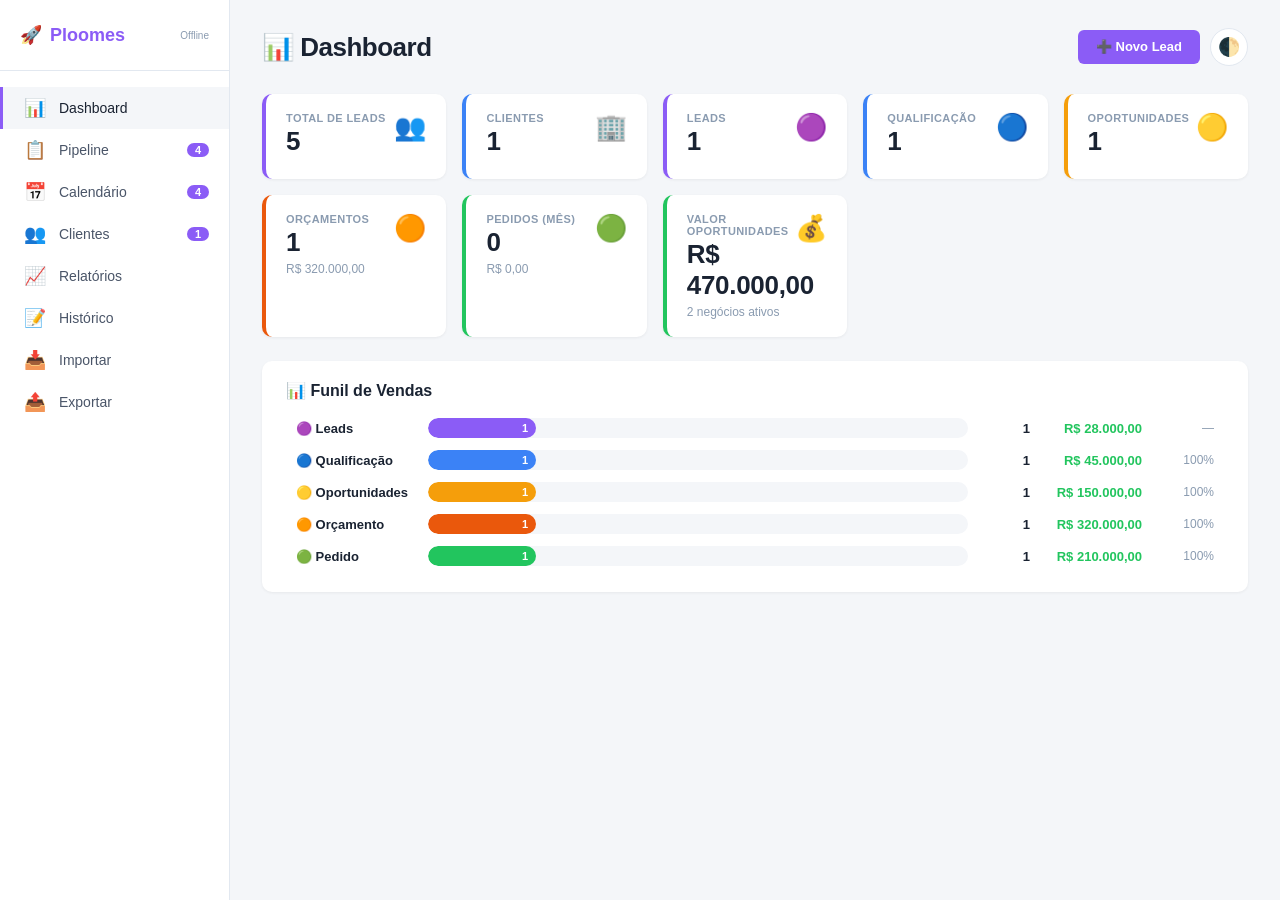
<file: ploomes-crm-uiux-corrigido (2).html>
<!DOCTYPE html>
<html lang="pt-BR">
<head>
    <meta charset="UTF-8">
    <meta name="viewport" content="width=device-width, initial-scale=1.0">
    <title>Ploomes CRM - Offline</title>
    <style>
        /* ============================================
           RESET E VARIÁVEIS
           ============================================ */
        * {
            margin: 0;
            padding: 0;
            box-sizing: border-box;
        }

        :root {
            --bg-primary: #f4f6f9;
            --bg-secondary: #ffffff;
            --bg-card: #ffffff;
            --text-primary: #1a2332;
            --text-secondary: #4a5568;
            --text-muted: #8a9bb0;
            --border-color: #e2e8f0;
            --shadow: 0 1px 3px rgba(0, 0, 0, 0.06);
            --shadow-hover: 0 4px 12px rgba(0, 0, 0, 0.10);
            --radius: 10px;
            --radius-sm: 6px;
            --transition: all 0.2s ease;

            --stage-leads: #8b5cf6;
            --stage-qualificacao: #3b82f6;
            --stage-oportunidades: #f59e0b;
            --stage-orcamento: #ea580c;
            --stage-pedido: #22c55e;
            
            --task-pendente: #f59e0b;
            --task-concluida: #22c55e;
            --task-adiada: #3b82f6;
            --task-cancelada: #ef4444;
        }

        [data-theme="dark"] {
            --bg-primary: #0f172a;
            --bg-secondary: #1e293b;
            --bg-card: #1e293b;
            --text-primary: #f1f5f9;
            --text-secondary: #cbd5e1;
            --text-muted: #94a3b8;
            --border-color: #334155;
            --shadow: 0 1px 3px rgba(0, 0, 0, 0.4);
            --shadow-hover: 0 4px 12px rgba(0, 0, 0, 0.6);
        }

        body {
            font-family: 'Inter', -apple-system, BlinkMacSystemFont, 'Segoe UI', Roboto, sans-serif;
            background: var(--bg-primary);
            color: var(--text-primary);
            display: flex;
            min-height: 100vh;
            transition: var(--transition);
            -webkit-font-smoothing: antialiased;
        }

        ::-webkit-scrollbar {
            width: 5px;
            height: 5px;
        }
        ::-webkit-scrollbar-track {
            background: var(--bg-primary);
        }
        ::-webkit-scrollbar-thumb {
            background: var(--text-muted);
            border-radius: 4px;
        }

        /* ============================================
           SIDEBAR
           ============================================ */
        .sidebar {
            width: 230px;
            background: var(--bg-secondary);
            border-right: 1px solid var(--border-color);
            padding: 24px 0;
            position: fixed;
            height: 100vh;
            overflow-y: auto;
            z-index: 1000;
            transition: var(--transition);
            display: flex;
            flex-direction: column;
        }

        .sidebar .logo {
            padding: 0 20px 24px;
            font-size: 18px;
            font-weight: 700;
            border-bottom: 1px solid var(--border-color);
            margin-bottom: 16px;
            display: flex;
            align-items: center;
            gap: 8px;
        }

        .sidebar .logo span {
            color: var(--stage-leads);
        }

        .sidebar .logo small {
            font-size: 10px;
            font-weight: 400;
            color: var(--text-muted);
            margin-left: auto;
        }

        .sidebar nav {
            flex: 1;
        }

        .sidebar nav a {
            display: flex;
            align-items: center;
            gap: 12px;
            padding: 10px 20px;
            color: var(--text-secondary);
            text-decoration: none;
            transition: var(--transition);
            border-left: 3px solid transparent;
            font-size: 14px;
            font-weight: 500;
            cursor: pointer;
        }

        .sidebar nav a:hover,
        .sidebar nav a.active {
            background: var(--bg-primary);
            color: var(--text-primary);
            border-left-color: var(--stage-leads);
        }

        .sidebar nav a .icon {
            font-size: 18px;
            width: 24px;
            text-align: center;
            flex-shrink: 0;
        }

        .sidebar nav a .badge {
            margin-left: auto;
            background: var(--stage-leads);
            color: #fff;
            font-size: 11px;
            padding: 1px 8px;
            border-radius: 12px;
            font-weight: 600;
        }

        /* ============================================
           MAIN CONTENT
           ============================================ */
        .main-content {
            margin-left: 230px;
            flex: 1;
            padding: 28px 32px;
            transition: var(--transition);
        }

        /* ============================================
           HEADER
           ============================================ */
        .header {
            display: flex;
            justify-content: space-between;
            align-items: center;
            margin-bottom: 28px;
            flex-wrap: wrap;
            gap: 12px;
        }

        .header h1 {
            font-size: 26px;
            font-weight: 700;
            letter-spacing: -0.5px;
        }

        .header-actions {
            display: flex;
            gap: 10px;
            align-items: center;
        }

        /* ============================================
           BUTTONS
           ============================================ */
        .btn {
            padding: 8px 18px;
            border: none;
            border-radius: var(--radius-sm);
            cursor: pointer;
            font-size: 13px;
            font-weight: 600;
            transition: var(--transition);
            display: inline-flex;
            align-items: center;
            gap: 6px;
            font-family: inherit;
            line-height: 1.4;
        }

        .btn-primary {
            background: var(--stage-leads);
            color: #fff;
        }
        .btn-primary:hover {
            background: #7c3aed;
            box-shadow: var(--shadow-hover);
            transform: translateY(-1px);
        }

        .btn-success {
            background: var(--stage-pedido);
            color: #fff;
        }
        .btn-success:hover {
            background: #16a34a;
            box-shadow: var(--shadow-hover);
            transform: translateY(-1px);
        }

        .btn-danger {
            background: #ef4444;
            color: #fff;
        }
        .btn-danger:hover {
            background: #dc2626;
            box-shadow: var(--shadow-hover);
            transform: translateY(-1px);
        }

        .btn-warning {
            background: var(--stage-oportunidades);
            color: #fff;
        }
        .btn-warning:hover {
            background: #d97706;
            box-shadow: var(--shadow-hover);
            transform: translateY(-1px);
        }

        .btn-info {
            background: var(--stage-qualificacao);
            color: #fff;
        }
        .btn-info:hover {
            background: #2563eb;
            box-shadow: var(--shadow-hover);
            transform: translateY(-1px);
        }

        .btn-outline {
            background: transparent;
            border: 1.5px solid var(--border-color);
            color: var(--text-secondary);
        }
        .btn-outline:hover {
            border-color: var(--stage-leads);
            color: var(--stage-leads);
        }

        .btn-sm {
            padding: 4px 12px;
            font-size: 12px;
        }
        .btn-xs {
            padding: 2px 10px;
            font-size: 11px;
        }

        .theme-toggle {
            background: var(--bg-card);
            border: 1px solid var(--border-color);
            border-radius: 50%;
            width: 38px;
            height: 38px;
            cursor: pointer;
            font-size: 18px;
            display: flex;
            align-items: center;
            justify-content: center;
            transition: var(--transition);
            color: var(--text-primary);
        }
        .theme-toggle:hover {
            transform: rotate(20deg);
            border-color: var(--stage-leads);
        }

        /* ============================================
           SECTIONS
           ============================================ */
        .section {
            display: none;
            animation: fadeIn 0.25s ease;
        }
        .section.active {
            display: block;
        }

        @keyframes fadeIn {
            from { opacity: 0; transform: translateY(8px); }
            to { opacity: 1; transform: translateY(0); }
        }

        /* ============================================
           DASHBOARD CARDS
           ============================================ */
        .dashboard-cards {
            display: grid;
            grid-template-columns: repeat(auto-fit, minmax(170px, 1fr));
            gap: 16px;
            margin-bottom: 24px;
        }

        .stat-card {
            background: var(--bg-card);
            border-radius: var(--radius);
            padding: 18px 20px;
            box-shadow: var(--shadow);
            border-left: 4px solid var(--stage-leads);
            transition: var(--transition);
        }
        .stat-card:hover {
            transform: translateY(-2px);
            box-shadow: var(--shadow-hover);
        }

        .stat-card .label {
            font-size: 11px;
            color: var(--text-muted);
            text-transform: uppercase;
            letter-spacing: 0.4px;
            font-weight: 600;
        }
        .stat-card .value {
            font-size: 26px;
            font-weight: 700;
            margin: 2px 0 4px;
            letter-spacing: -0.3px;
        }
        .stat-card .sub {
            font-size: 12px;
            color: var(--text-muted);
        }
        .stat-card .emoji-big {
            font-size: 26px;
            float: right;
        }

        .stat-card.leads { border-left-color: var(--stage-leads); }
        .stat-card.qualificacao { border-left-color: var(--stage-qualificacao); }
        .stat-card.oportunidades { border-left-color: var(--stage-oportunidades); }
        .stat-card.orcamento { border-left-color: var(--stage-orcamento); }
        .stat-card.pedido { border-left-color: var(--stage-pedido); }
        .stat-card.total { border-left-color: var(--stage-leads); }
        .stat-card.valor { border-left-color: var(--stage-pedido); }
        .stat-card.clientes { border-left-color: var(--stage-qualificacao); }

        /* ============================================
           FUNIL
           ============================================ */
        .funil-container {
            background: var(--bg-card);
            border-radius: var(--radius);
            padding: 20px 24px;
            box-shadow: var(--shadow);
            margin-bottom: 24px;
        }

        .funil-container .funil-title {
            font-size: 16px;
            font-weight: 600;
            margin-bottom: 12px;
        }

        .funil-item {
            display: flex;
            align-items: center;
            gap: 12px;
            padding: 6px 10px;
            border-radius: var(--radius-sm);
            transition: var(--transition);
            cursor: pointer;
        }
        .funil-item:hover {
            background: var(--bg-primary);
        }

        .funil-item .funil-label {
            min-width: 120px;
            font-weight: 600;
            font-size: 13px;
            display: flex;
            align-items: center;
            gap: 6px;
        }
        .funil-item .funil-bar {
            flex: 1;
            height: 20px;
            background: var(--bg-primary);
            border-radius: 10px;
            overflow: hidden;
            position: relative;
        }
        .funil-item .funil-fill {
            height: 100%;
            border-radius: 10px;
            transition: width 0.6s ease;
            display: flex;
            align-items: center;
            justify-content: flex-end;
            padding-right: 8px;
            font-size: 11px;
            font-weight: 600;
            color: #fff;
            min-width: 28px;
        }
        .funil-item .funil-count {
            min-width: 50px;
            text-align: right;
            font-size: 13px;
            font-weight: 600;
        }
        .funil-item .funil-valor {
            min-width: 100px;
            text-align: right;
            font-size: 13px;
            font-weight: 600;
            color: var(--stage-pedido);
        }
        .funil-item .funil-conversao {
            min-width: 60px;
            text-align: right;
            font-size: 12px;
            color: var(--text-muted);
        }

        /* ============================================
           PIPELINE / KANBAN
           ============================================ */
        .pipeline-header {
            display: flex;
            justify-content: space-between;
            align-items: center;
            margin-bottom: 16px;
            flex-wrap: wrap;
            gap: 12px;
        }

        .pipeline-header .total-valor {
            font-size: 14px;
            color: var(--text-secondary);
        }
        .pipeline-header .total-valor strong {
            color: var(--text-primary);
            font-size: 18px;
        }

        .pipeline-container {
            display: grid;
            grid-template-columns: repeat(5, 1fr);
            gap: 14px;
            overflow-x: auto;
            padding-bottom: 8px;
        }

        .pipeline-column {
            background: var(--bg-secondary);
            border-radius: var(--radius);
            padding: 14px;
            min-width: 200px;
            border: 1px solid var(--border-color);
            min-height: 350px;
            transition: var(--transition);
        }

        .pipeline-column .column-header {
            display: flex;
            justify-content: space-between;
            align-items: center;
            margin-bottom: 12px;
            padding-bottom: 8px;
            border-bottom: 2px solid var(--border-color);
        }

        .pipeline-column .column-title {
            font-weight: 600;
            font-size: 14px;
            display: flex;
            align-items: center;
            gap: 6px;
        }

        .pipeline-column .column-count {
            font-size: 12px;
            color: var(--text-muted);
            background: var(--bg-primary);
            padding: 1px 10px;
            border-radius: 12px;
            font-weight: 600;
        }

        .pipeline-column .column-total {
            font-size: 12px;
            color: var(--text-muted);
            text-align: center;
            margin-bottom: 10px;
            font-weight: 500;
        }

        .pipeline-card {
            background: var(--bg-card);
            border-radius: var(--radius-sm);
            padding: 12px 14px;
            margin-bottom: 8px;
            box-shadow: var(--shadow);
            border: 1.5px solid var(--stage-leads);
            border-left-width: 4px;
            cursor: grab;
            transition: var(--transition);
            position: relative;
        }
        .pipeline-card:hover {
            box-shadow: var(--shadow-hover);
            transform: translateY(-2px);
        }
        .pipeline-card:active {
            cursor: grabbing;
        }

        .pipeline-card .card-title {
            font-weight: 600;
            font-size: 14px;
            margin-bottom: 2px;
        }
        .pipeline-card .card-sub {
            font-size: 12px;
            color: var(--text-muted);
        }
        .pipeline-card .card-actions {
            display: flex;
            gap: 4px;
            margin-top: 8px;
            flex-wrap: wrap;
        }

        .pipeline-card.leads { border-color: var(--stage-leads); }
        .pipeline-card.qualificacao { border-color: var(--stage-qualificacao); }
        .pipeline-card.oportunidades { border-color: var(--stage-oportunidades); }
        .pipeline-card.orcamento { border-color: var(--stage-orcamento); }
        .pipeline-card.pedido { border-color: var(--stage-pedido); }

        .pipeline-card.dragging {
            opacity: 0.4;
            transform: scale(0.95);
        }
        .pipeline-column.drag-over {
            background: var(--bg-primary);
            border-color: var(--stage-leads);
            border-style: dashed;
        }

        .pipeline-card .card-badge {
            display: inline-block;
            padding: 1px 8px;
            border-radius: 10px;
            font-size: 10px;
            font-weight: 600;
            background: var(--bg-primary);
            color: var(--text-muted);
            margin-top: 4px;
        }

        /* ============================================
           CALENDÁRIO
           ============================================ */
        .calendar-header {
            display: flex;
            justify-content: space-between;
            align-items: center;
            margin-bottom: 16px;
            flex-wrap: wrap;
            gap: 8px;
        }

        .calendar-nav {
            display: flex;
            gap: 6px;
            align-items: center;
        }

        .calendar-nav button {
            background: var(--bg-card);
            border: 1px solid var(--border-color);
            border-radius: var(--radius-sm);
            padding: 6px 14px;
            cursor: pointer;
            color: var(--text-primary);
            transition: var(--transition);
            font-size: 14px;
            font-weight: 500;
        }
        .calendar-nav button:hover {
            background: var(--bg-primary);
            border-color: var(--stage-leads);
        }

        .calendar-grid {
            display: grid;
            grid-template-columns: repeat(7, 1fr);
            gap: 4px;
            background: var(--bg-card);
            border-radius: var(--radius);
            padding: 14px;
            box-shadow: var(--shadow);
        }

        .calendar-grid .weekday {
            text-align: center;
            font-weight: 600;
            font-size: 12px;
            color: var(--text-muted);
            padding: 8px 0;
            letter-spacing: 0.3px;
        }

        .calendar-grid .day {
            text-align: center;
            padding: 8px 4px;
            border-radius: var(--radius-sm);
            cursor: pointer;
            transition: var(--transition);
            font-size: 14px;
            position: relative;
            min-height: 40px;
            font-weight: 500;
        }
        .calendar-grid .day:hover {
            background: var(--bg-primary);
        }
        .calendar-grid .day.other-month {
            color: var(--text-muted);
            opacity: 0.4;
        }
        .calendar-grid .day.today {
            background: var(--stage-leads);
            color: #fff;
            font-weight: 700;
        }
        .calendar-grid .day.has-event::after {
            content: '';
            position: absolute;
            bottom: 4px;
            left: 50%;
            transform: translateX(-50%);
            width: 6px;
            height: 6px;
            border-radius: 50%;
            background: var(--stage-pedido);
        }
        .calendar-grid .day.selected {
            border: 2px solid var(--stage-leads);
        }
        .calendar-grid .day.has-proxima::after {
            content: '⏰';
            position: absolute;
            bottom: 2px;
            left: 50%;
            transform: translateX(-50%);
            font-size: 10px;
        }

        .calendar-details {
            background: var(--bg-card);
            border-radius: var(--radius);
            padding: 18px;
            margin-top: 16px;
            box-shadow: var(--shadow);
        }

        .calendar-details .event-item {
            display: flex;
            justify-content: space-between;
            align-items: center;
            padding: 8px 12px;
            border-bottom: 1px solid var(--border-color);
            font-size: 13px;
        }
        .calendar-details .event-item:last-child {
            border-bottom: none;
        }

        /* Status das tarefas no calendário */
        .task-status-badge {
            display: inline-block;
            padding: 2px 10px;
            border-radius: 12px;
            font-size: 10px;
            font-weight: 600;
            margin-left: 8px;
        }
        .task-status-badge.pendente {
            background: var(--task-pendente);
            color: #fff;
        }
        .task-status-badge.concluida {
            background: var(--task-concluida);
            color: #fff;
        }
        .task-status-badge.adiada {
            background: var(--task-adiada);
            color: #fff;
        }
        .task-status-badge.cancelada {
            background: var(--task-cancelada);
            color: #fff;
        }

        .task-actions {
            display: flex;
            gap: 4px;
            flex-wrap: wrap;
        }
        .task-actions .btn-xs {
            font-size: 10px;
            padding: 2px 8px;
        }

        /* ============================================
           ITENS DE ORÇAMENTO
           ============================================ */
        .item-form-row {
            display: flex;
            gap: 6px;
            align-items: center;
            padding: 8px;
            background: var(--bg-primary);
            border-radius: var(--radius-sm);
            margin-bottom: 8px;
            flex-wrap: wrap;
        }
        .item-form-row input,
        .item-form-row textarea,
        .item-form-row select {
            flex: 1;
            min-width: 60px;
            padding: 5px 10px;
            border: 1px solid var(--border-color);
            border-radius: 4px;
            background: var(--bg-card);
            color: var(--text-primary);
            font-size: 12px;
            font-family: inherit;
        }
        .item-form-row input:focus,
        .item-form-row textarea:focus,
        .item-form-row select:focus {
            outline: none;
            border-color: var(--stage-leads);
            box-shadow: 0 0 0 3px rgba(139, 92, 246, 0.15);
        }
        .item-form-row input[type="number"] {
            max-width: 80px;
        }
        .item-form-row .btn-remove-item {
            background: #ef4444;
            color: #fff;
            border: none;
            border-radius: 4px;
            padding: 2px 10px;
            cursor: pointer;
            font-size: 14px;
            line-height: 1.6;
        }
        .item-form-row .btn-remove-item:hover {
            background: #dc2626;
        }
        .item-form-row .label-campo {
            font-size: 10px;
            color: var(--text-muted);
            font-weight: 600;
            min-width: 28px;
        }

        .btn-add-item {
            background: var(--stage-qualificacao);
            color: #fff;
            border: none;
            border-radius: 4px;
            padding: 4px 14px;
            cursor: pointer;
            font-size: 12px;
            font-weight: 600;
            margin-top: 4px;
        }
        .btn-add-item:hover {
            background: #2563eb;
        }

        .resumo-orcamento {
            display: grid;
            grid-template-columns: repeat(auto-fit, minmax(140px, 1fr));
            gap: 12px;
            padding: 14px;
            background: var(--bg-primary);
            border-radius: var(--radius-sm);
            margin-top: 10px;
        }
        .resumo-orcamento .item {
            text-align: center;
        }
        .resumo-orcamento .item .valor {
            font-weight: 700;
            font-size: 16px;
            color: var(--stage-pedido);
        }
        .resumo-orcamento .item .label {
            font-size: 10px;
            color: var(--text-muted);
            text-transform: uppercase;
            font-weight: 600;
            letter-spacing: 0.3px;
        }

        /* ============================================
           MODAIS
           ============================================ */
        .modal-overlay {
            display: none;
            position: fixed;
            top: 0;
            left: 0;
            right: 0;
            bottom: 0;
            background: rgba(0, 0, 0, 0.5);
            backdrop-filter: blur(4px);
            z-index: 9999;
            justify-content: center;
            align-items: center;
            padding: 20px;
        }
        .modal-overlay.open {
            display: flex;
        }

        .modal {
            background: var(--bg-secondary);
            border-radius: var(--radius);
            padding: 28px 32px;
            max-width: 820px;
            width: 100%;
            max-height: 90vh;
            overflow-y: auto;
            box-shadow: 0 20px 60px rgba(0, 0, 0, 0.25);
            animation: modalIn 0.25s ease;
        }

        @keyframes modalIn {
            from { opacity: 0; transform: scale(0.96) translateY(12px); }
            to { opacity: 1; transform: scale(1) translateY(0); }
        }

        .modal-header {
            display: flex;
            justify-content: space-between;
            align-items: center;
            margin-bottom: 20px;
            padding-bottom: 12px;
            border-bottom: 1px solid var(--border-color);
        }
        .modal-header h2 {
            font-size: 20px;
            font-weight: 700;
        }
        .modal-close {
            background: none;
            border: none;
            font-size: 24px;
            cursor: pointer;
            color: var(--text-muted);
            transition: var(--transition);
            padding: 0 8px;
            line-height: 1;
        }
        .modal-close:hover {
            color: var(--text-primary);
            transform: rotate(90deg);
        }

        .modal .form-group {
            margin-bottom: 14px;
        }
        .modal .form-group label {
            display: block;
            font-size: 13px;
            font-weight: 600;
            color: var(--text-secondary);
            margin-bottom: 4px;
        }
        .modal .form-group label .required {
            color: #ef4444;
        }
        .modal .form-group input,
        .modal .form-group select,
        .modal .form-group textarea {
            width: 100%;
            padding: 8px 12px;
            border: 1px solid var(--border-color);
            border-radius: var(--radius-sm);
            background: var(--bg-card);
            color: var(--text-primary);
            font-size: 13px;
            transition: var(--transition);
            font-family: inherit;
        }
        .modal .form-group textarea {
            resize: vertical;
            min-height: 60px;
        }
        .modal .form-group input:focus,
        .modal .form-group select:focus,
        .modal .form-group textarea:focus {
            outline: none;
            border-color: var(--stage-leads);
            box-shadow: 0 0 0 3px rgba(139, 92, 246, 0.15);
        }

        .modal .form-row {
            display: grid;
            grid-template-columns: 1fr 1fr;
            gap: 14px;
        }
        .modal .form-actions {
            display: flex;
            gap: 10px;
            margin-top: 20px;
            justify-content: flex-end;
            flex-wrap: wrap;
        }

        /* ============================================
           MODAL CLIENTE
           ============================================ */
        .cliente-actions-grid {
            display: grid;
            grid-template-columns: repeat(auto-fit, minmax(90px, 1fr));
            gap: 10px;
            margin: 16px 0;
        }

        .cliente-action-btn {
            display: flex;
            flex-direction: column;
            align-items: center;
            padding: 12px 8px;
            background: var(--bg-primary);
            border: 1px solid var(--border-color);
            border-radius: var(--radius-sm);
            cursor: pointer;
            transition: var(--transition);
            text-decoration: none;
            color: var(--text-primary);
            font-size: 12px;
            font-weight: 500;
        }
        .cliente-action-btn:hover {
            background: var(--bg-card);
            box-shadow: var(--shadow-hover);
            transform: translateY(-2px);
            border-color: var(--stage-leads);
        }
        .cliente-action-btn .icon {
            font-size: 22px;
            margin-bottom: 4px;
        }

        .cliente-info-grid {
            display: grid;
            grid-template-columns: repeat(auto-fit, minmax(180px, 1fr));
            gap: 10px;
            margin: 12px 0;
            padding: 14px;
            background: var(--bg-primary);
            border-radius: var(--radius-sm);
        }
        .cliente-info-grid .info-item {
            font-size: 13px;
        }
        .cliente-info-grid .info-item strong {
            color: var(--text-secondary);
            font-weight: 600;
        }

        /* ============================================
           RELATÓRIOS
           ============================================ */
        .relatorios-grid {
            display: grid;
            grid-template-columns: repeat(auto-fit, minmax(320px, 1fr));
            gap: 20px;
            margin-top: 16px;
        }

        .relatorio-card {
            background: var(--bg-card);
            border-radius: var(--radius);
            padding: 20px 24px;
            box-shadow: var(--shadow);
        }
        .relatorio-card h3 {
            font-size: 15px;
            font-weight: 600;
            margin-bottom: 14px;
            color: var(--text-secondary);
        }

        .bar-chart {
            display: flex;
            flex-direction: column;
            gap: 6px;
        }
        .bar-chart .bar-item {
            display: flex;
            align-items: center;
            gap: 8px;
        }
        .bar-chart .bar-item .bar-label {
            min-width: 80px;
            max-width: 110px;
            font-size: 12px;
            color: var(--text-secondary);
            font-weight: 500;
            white-space: nowrap;
            overflow: hidden;
            text-overflow: ellipsis;
        }
        .bar-chart .bar-item .bar-track {
            flex: 1;
            height: 18px;
            background: var(--bg-primary);
            border-radius: 9px;
            overflow: hidden;
        }
        .bar-chart .bar-item .bar-fill {
            height: 100%;
            border-radius: 9px;
            transition: width 0.6s ease;
            background: linear-gradient(90deg, var(--stage-leads), var(--stage-pedido));
        }
        .bar-chart .bar-item .bar-value {
            min-width: 60px;
            text-align: right;
            font-size: 12px;
            font-weight: 600;
        }

        .relatorio-resumo {
            display: grid;
            grid-template-columns: repeat(auto-fit, minmax(110px, 1fr));
            gap: 12px;
            margin-bottom: 20px;
        }
        .relatorio-resumo .resumo-item {
            text-align: center;
            padding: 12px;
            background: var(--bg-card);
            border-radius: var(--radius-sm);
            box-shadow: var(--shadow);
        }
        .relatorio-resumo .resumo-item .valor {
            font-size: 20px;
            font-weight: 700;
            color: var(--stage-pedido);
        }
        .relatorio-resumo .resumo-item .label {
            font-size: 10px;
            color: var(--text-muted);
            text-transform: uppercase;
            font-weight: 600;
            letter-spacing: 0.3px;
        }

        /* ============================================
           TABELA DE CLIENTES
           ============================================ */
        .filters {
            display: flex;
            gap: 10px;
            margin-bottom: 16px;
            flex-wrap: wrap;
            align-items: center;
        }
        .filters input,
        .filters select {
            padding: 8px 14px;
            border: 1px solid var(--border-color);
            border-radius: var(--radius-sm);
            background: var(--bg-card);
            color: var(--text-primary);
            font-size: 13px;
            transition: var(--transition);
        }
        .filters input:focus,
        .filters select:focus {
            outline: none;
            border-color: var(--stage-leads);
            box-shadow: 0 0 0 3px rgba(139, 92, 246, 0.15);
        }
        .filters input {
            flex: 1;
            min-width: 160px;
        }

        .table-wrapper {
            overflow-x: auto;
            background: var(--bg-card);
            border-radius: var(--radius);
            box-shadow: var(--shadow);
        }

        table {
            width: 100%;
            border-collapse: collapse;
            font-size: 13px;
        }
        table th {
            background: var(--bg-primary);
            padding: 12px 16px;
            text-align: left;
            font-weight: 600;
            color: var(--text-secondary);
            border-bottom: 2px solid var(--border-color);
            font-size: 12px;
            text-transform: uppercase;
            letter-spacing: 0.3px;
        }
        table td {
            padding: 10px 16px;
            border-bottom: 1px solid var(--border-color);
            vertical-align: middle;
        }
        table tr:hover td {
            background: var(--bg-primary);
        }
        table tr.clickable {
            cursor: pointer;
        }

        .badge-etapa {
            display: inline-block;
            padding: 2px 12px;
            border-radius: 12px;
            font-size: 11px;
            font-weight: 600;
        }
        .badge-etapa.pedido {
            background: var(--stage-pedido);
            color: #fff;
        }

        .numero-pedido {
            font-family: 'SF Mono', 'Courier New', monospace;
            font-weight: 600;
            background: var(--bg-primary);
            padding: 2px 10px;
            border-radius: 4px;
            font-size: 13px;
        }

        /* ============================================
           HISTÓRICO
           ============================================ */
        .historico-timeline {
            position: relative;
            padding-left: 24px;
        }
        .historico-timeline::before {
            content: '';
            position: absolute;
            left: 6px;
            top: 0;
            bottom: 0;
            width: 2px;
            background: var(--border-color);
        }
        .historico-item {
            position: relative;
            padding: 8px 0 8px 16px;
            border-bottom: 1px solid var(--border-color);
        }
        .historico-item:last-child {
            border-bottom: none;
        }
        .historico-item::before {
            content: '';
            position: absolute;
            left: -18px;
            top: 12px;
            width: 10px;
            height: 10px;
            border-radius: 50%;
            background: var(--stage-leads);
            border: 2px solid var(--bg-secondary);
        }
        .historico-item .h-data {
            font-size: 12px;
            color: var(--text-muted);
        }
        .historico-item .h-tipo {
            font-weight: 600;
            font-size: 13px;
        }
        .historico-item .h-desc {
            font-size: 13px;
            color: var(--text-secondary);
        }

        /* ============================================
           TOAST
           ============================================ */
        .toast-container {
            position: fixed;
            bottom: 24px;
            right: 24px;
            z-index: 99999;
            display: flex;
            flex-direction: column;
            gap: 8px;
            max-width: 400px;
        }

        .toast {
            background: var(--bg-card);
            padding: 14px 20px;
            border-radius: var(--radius);
            box-shadow: var(--shadow-hover);
            border-left: 4px solid var(--stage-pedido);
            animation: slideUp 0.3s ease;
            font-size: 14px;
            font-weight: 500;
        }
        .toast.error {
            border-left-color: #ef4444;
        }
        .toast.warning {
            border-left-color: var(--stage-oportunidades);
        }

        @keyframes slideUp {
            from { opacity: 0; transform: translateY(20px); }
            to { opacity: 1; transform: translateY(0); }
        }

        /* ============================================
           UTILITÁRIOS
           ============================================ */
        .text-center { text-align: center; }
        .text-muted { color: var(--text-muted); }
        .mt-4 { margin-top: 4px; }
        .mt-8 { margin-top: 8px; }
        .mt-12 { margin-top: 12px; }
        .mt-16 { margin-top: 16px; }
        .mb-8 { margin-bottom: 8px; }
        .mb-12 { margin-bottom: 12px; }
        .mb-16 { margin-bottom: 16px; }
        .flex { display: flex; }
        .flex-between { display: flex; justify-content: space-between; align-items: center; }
        .gap-8 { gap: 8px; }
        .gap-12 { gap: 12px; }
        .flex-wrap { flex-wrap: wrap; }
        .text-sm { font-size: 12px; }
        .text-xs { font-size: 11px; }
        .font-bold { font-weight: 600; }

        .empty-state {
            text-align: center;
            padding: 40px 20px;
            color: var(--text-muted);
        }
        .empty-state.compact {
            padding: 18px 12px;
        }
        .empty-state .emoji-big {
            font-size: 48px;
            display: block;
            margin-bottom: 12px;
        }
        .empty-state.compact .emoji-big {
            font-size: 30px;
            margin-bottom: 6px;
        }

        /* ============================================
           COMPONENTES REUTILIZÁVEIS (badges, boxes)
           ============================================ */
        .info-badge {
            display: inline-block;
            background: var(--stage-leads);
            color: #fff;
            padding: 2px 10px;
            border-radius: 12px;
            font-weight: 600;
            font-size: 12px;
            letter-spacing: 0.2px;
        }

        .highlight-box {
            background: var(--bg-card);
            border-left: 4px solid var(--stage-pedido);
            padding: 10px 14px;
            border-radius: var(--radius-sm);
            font-size: 13px;
        }
        .highlight-box .highlight-value {
            color: var(--stage-pedido);
            font-size: 18px;
            font-weight: 700;
            margin-left: 6px;
        }

        .timeline-unified {
            max-height: 200px;
            overflow-y: auto;
            font-size: 12px;
            background: var(--bg-primary);
            padding: 10px 12px;
            border-radius: var(--radius-sm);
        }
        .timeline-unified .t-entry {
            padding: 7px 0;
            border-bottom: 1px solid var(--border-color);
            line-height: 1.5;
        }
        .timeline-unified .t-entry:last-child {
            border-bottom: none;
        }

        .subsection-title {
            margin: 18px 0 8px;
            border-bottom: 2px solid var(--border-color);
            padding-bottom: 6px;
            font-size: 14px;
            font-weight: 700;
            color: var(--text-primary);
        }

        .negocio-row {
            background: var(--bg-primary);
            padding: 10px 12px;
            border-radius: var(--radius-sm);
            display: flex;
            justify-content: space-between;
            align-items: center;
            gap: 10px;
        }

        /* ============================================
           ACESSIBILIDADE: FOCO E FEEDBACK TÁTIL
           ============================================ */
        .btn:active,
        .cliente-action-btn:active,
        .theme-toggle:active,
        .calendar-nav button:active {
            transform: scale(0.96);
        }

        .btn:focus-visible,
        .btn-remove-item:focus-visible,
        .btn-add-item:focus-visible,
        .theme-toggle:focus-visible,
        .calendar-nav button:focus-visible,
        .cliente-action-btn:focus-visible,
        .calendar-grid .day:focus-visible,
        input:focus-visible,
        select:focus-visible,
        textarea:focus-visible {
            outline: 2px solid var(--stage-leads);
            outline-offset: 2px;
        }

        .pipeline-card:focus-within,
        table tr.clickable:focus-visible {
            outline: 2px solid var(--stage-leads);
            outline-offset: -2px;
        }

        .sidebar nav a .badge.zero {
            opacity: 0.45;
            background: var(--text-muted);
        }

        /* ============================================
           IMPRESSÃO PDF
           ============================================ */
        .orcamento-pdf {
            background: #fff;
            color: #1a2332;
            padding: 40px;
            font-family: 'Inter', Arial, sans-serif;
            max-width: 800px;
            margin: 0 auto;
        }
        .orcamento-pdf .pdf-header {
            text-align: center;
            border-bottom: 2px solid #8b5cf6;
            padding-bottom: 20px;
            margin-bottom: 20px;
        }
        .orcamento-pdf .pdf-header h1 {
            font-size: 28px;
            color: #8b5cf6;
            margin-bottom: 4px;
        }
        .orcamento-pdf .pdf-header .subtitle {
            color: #4a5568;
            font-size: 14px;
        }
        .orcamento-pdf .pdf-cliente {
            background: #f4f6f9;
            padding: 16px;
            border-radius: 8px;
            margin-bottom: 20px;
        }
        .orcamento-pdf .pdf-cliente h3 {
            margin-bottom: 8px;
            color: #1a2332;
        }
        .orcamento-pdf .pdf-cliente p {
            margin: 4px 0;
            font-size: 14px;
        }
        .orcamento-pdf table {
            width: 100%;
            border-collapse: collapse;
            margin: 16px 0;
        }
        .orcamento-pdf table th {
            background: #8b5cf6;
            color: #fff;
            padding: 10px 12px;
            text-align: left;
            font-size: 13px;
        }
        .orcamento-pdf table td {
            padding: 8px 12px;
            border-bottom: 1px solid #e2e8f0;
            font-size: 13px;
        }
        .orcamento-pdf .pdf-total {
            text-align: right;
            font-size: 18px;
            font-weight: 700;
            padding: 16px 0;
            border-top: 2px solid #8b5cf6;
            margin-top: 12px;
        }
        .orcamento-pdf .pdf-obs {
            margin-top: 20px;
            padding: 12px;
            background: #f4f6f9;
            border-radius: 6px;
            font-size: 13px;
        }
        .orcamento-pdf .pdf-footer {
            text-align: center;
            margin-top: 30px;
            padding-top: 16px;
            border-top: 1px solid #e2e8f0;
            font-size: 12px;
            color: #8a9bb0;
        }

        @media print {
            body * {
                visibility: hidden;
            }
            .orcamento-pdf, .orcamento-pdf * {
                visibility: visible;
            }
            .orcamento-pdf {
                position: absolute;
                left: 0;
                top: 0;
                width: 100%;
                padding: 20px;
            }
            .no-print {
                display: none !important;
            }
        }

        /* ============================================
           RESPONSIVO
           ============================================ */
        @media (max-width: 1200px) {
            .pipeline-container { grid-template-columns: repeat(3, 1fr); }
        }

        @media (max-width: 992px) {
            .pipeline-container { grid-template-columns: repeat(2, 1fr); }
            .relatorios-grid { grid-template-columns: 1fr; }
        }

        @media (max-width: 768px) {
            .sidebar {
                width: 60px;
                padding: 16px 0;
            }
            .sidebar .logo {
                font-size: 14px;
                padding: 0 10px 16px;
                justify-content: center;
            }
            .sidebar .logo span,
            .sidebar .logo small {
                display: none;
            }
            .sidebar nav a {
                padding: 10px 14px;
                font-size: 12px;
                justify-content: center;
            }
            .sidebar nav a .label { display: none; }
            .sidebar nav a .badge { display: none; }

            .main-content {
                margin-left: 60px;
                padding: 16px;
            }

            .modal .form-row { grid-template-columns: 1fr; }

            .dashboard-cards { grid-template-columns: repeat(auto-fit, minmax(130px, 1fr)); }

            .pipeline-container { grid-template-columns: 1fr; }

            .header h1 { font-size: 20px; }

            .funil-item .funil-label { min-width: 80px; font-size: 11px; }
            .funil-item .funil-valor { min-width: 70px; font-size: 11px; }
            .funil-item .funil-conversao { display: none; }

            .calendar-grid .day { min-height: 32px; padding: 4px 2px; font-size: 12px; }

            .cliente-actions-grid { grid-template-columns: repeat(3, 1fr); }
        }

        @media (max-width: 480px) {
            .sidebar { width: 50px; }
            .main-content { margin-left: 50px; padding: 10px; }
            .dashboard-cards { grid-template-columns: 1fr 1fr; }
            .filters { flex-direction: column; }
            .filters input { width: 100%; }
            table { font-size: 11px; }
            table th, table td { padding: 6px 10px; }
            .item-form-row { flex-direction: column; }
            .item-form-row input[type="number"] { max-width: 100%; }
            .cliente-actions-grid { grid-template-columns: repeat(2, 1fr); }
            .modal { padding: 20px; }
        }

        /* ============================================
           IMPORTAR CSV - STATUS
           ============================================ */
        .import-status {
            margin-top: 16px;
            padding: 12px 16px;
            border-radius: var(--radius-sm);
            font-size: 13px;
            font-weight: 500;
        }
        .import-status.success {
            background: #d1fae5;
            color: #065f46;
            border-left: 4px solid var(--stage-pedido);
        }
        .import-status.error {
            background: #fee2e2;
            color: #991b1b;
            border-left: 4px solid #ef4444;
        }
        .import-status.info {
            background: #dbeafe;
            color: #1e40af;
            border-left: 4px solid var(--stage-qualificacao);
        }
    </style>
</head>
<body>

    <aside class="sidebar" id="sidebar">
        <div class="logo">
            🚀 <span>Ploomes</span>
            <small>Offline</small>
        </div>
        <nav>
            <a class="active" data-section="dashboard">
                <span class="icon">📊</span>
                <span class="label">Dashboard</span>
            </a>
            <a data-section="pipeline">
                <span class="icon">📋</span>
                <span class="label">Pipeline</span>
                <span class="badge" id="pipelineCount">0</span>
            </a>
            <a data-section="calendario">
                <span class="icon">📅</span>
                <span class="label">Calendário</span>
                <span class="badge" id="calendarioCount">0</span>
            </a>
            <a data-section="clientes">
                <span class="icon">👥</span>
                <span class="label">Clientes</span>
                <span class="badge" id="clientCount">0</span>
            </a>
            <a data-section="relatorios">
                <span class="icon">📈</span>
                <span class="label">Relatórios</span>
            </a>
            <a data-section="historico">
                <span class="icon">📝</span>
                <span class="label">Histórico</span>
            </a>
            <a data-section="importar">
                <span class="icon">📥</span>
                <span class="label">Importar</span>
            </a>
            <a data-section="exportar">
                <span class="icon">📤</span>
                <span class="label">Exportar</span>
            </a>
        </nav>
    </aside>

    <main class="main-content">

        <div class="header">
            <h1 id="pageTitle">📊 Dashboard</h1>
            <div class="header-actions">
                <button class="btn btn-primary" onclick="abrirModalLead()">➕ Novo Lead</button>
                <button class="theme-toggle" onclick="toggleTheme()" title="Alternar tema">🌓</button>
            </div>
        </div>

        <section class="section active" id="section-dashboard">
            <div class="dashboard-cards" id="dashboardCards">
                <div class="stat-card total">
                    <span class="emoji-big">👥</span>
                    <div class="label">Total de Leads</div>
                    <div class="value" id="totalLeads">0</div>
                </div>
                <div class="stat-card clientes">
                    <span class="emoji-big">🏢</span>
                    <div class="label">Clientes</div>
                    <div class="value" id="totalClientes">0</div>
                </div>
                <div class="stat-card leads">
                    <span class="emoji-big">🟣</span>
                    <div class="label">Leads</div>
                    <div class="value" id="totalLeadsEtapa">0</div>
                </div>
                <div class="stat-card qualificacao">
                    <span class="emoji-big">🔵</span>
                    <div class="label">Qualificação</div>
                    <div class="value" id="totalQualificacao">0</div>
                </div>
                <div class="stat-card oportunidades">
                    <span class="emoji-big">🟡</span>
                    <div class="label">Oportunidades</div>
                    <div class="value" id="totalOportunidades">0</div>
                </div>
                <div class="stat-card orcamento">
                    <span class="emoji-big">🟠</span>
                    <div class="label">Orçamentos</div>
                    <div class="value" id="totalOrcamento">0</div>
                    <div class="sub" id="totalOrcamentoValor">R$ 0</div>
                </div>
                <div class="stat-card pedido">
                    <span class="emoji-big">🟢</span>
                    <div class="label">Pedidos (Mês)</div>
                    <div class="value" id="totalPedido">0</div>
                    <div class="sub" id="totalPedidoValor">R$ 0</div>
                </div>
                <div class="stat-card valor">
                    <span class="emoji-big">💰</span>
                    <div class="label">Valor Oportunidades</div>
                    <div class="value" id="valorPipeline">R$ 0</div>
                    <div class="sub" id="pipelinePrevisao"></div>
                </div>
            </div>

            <div class="funil-container">
                <div class="funil-title">📊 Funil de Vendas</div>
                <div id="funilItens"></div>
            </div>
        </section>

        <section class="section" id="section-pipeline">
            <div class="pipeline-header">
                <div>
                    <h3 style="font-size:18px;font-weight:700;">📋 Pipeline de Vendas</h3>
                    <p class="text-muted" style="font-size:13px;">Arraste os cards entre as etapas para atualizar o funil</p>
                </div>
                <div class="total-valor">
                    💰 Oportunidades: <strong id="pipelineValorTotal">R$ 0</strong>
                    <span class="text-muted" style="font-size:12px;margin-left:12px;" id="pipelineQtdOportunidades"></span>
                </div>
            </div>

            <div class="pipeline-container" id="pipelineContainer"></div>
        </section>

        <section class="section" id="section-calendario">
            <div class="calendar-header">
                <h3 id="calendarTitle" style="font-size:18px;font-weight:700;">📅 Janeiro 2025</h3>
                <div class="calendar-nav">
                    <button onclick="mudarMes(-1)">◀</button>
                    <button onclick="voltarHoje()">Hoje</button>
                    <button onclick="mudarMes(1)">▶</button>
                </div>
            </div>
            <div class="calendar-grid" id="calendarGrid"></div>
            <div class="calendar-details" id="calendarDetails">
                <div class="empty-state">
                    <span class="emoji-big">📅</span>
                    <p>Selecione uma data no calendário</p>
                </div>
            </div>
        </section>

        <section class="section" id="section-clientes">
            <div class="filters">
                <input type="text" id="searchInput" placeholder="🔍 Buscar cliente..." oninput="renderizarClientes()">
                <select id="filterPotencial" onchange="renderizarClientes()">
                    <option value="">Todos os potenciais</option>
                    <option value="A">A - Alto</option>
                    <option value="B">B - Médio</option>
                    <option value="C">C - Baixo</option>
                </select>
                <button class="btn btn-outline btn-sm" onclick="resetarFiltros()">🔄 Limpar</button>
            </div>

            <div class="table-wrapper">
                <table>
                    <thead>
                        <tr>
                            <th>Empresa</th>
                            <th>Contato</th>
                            <th>Nº Orçamento</th>
                            <th>Valor Total (Geral)</th>
                            <th>Status</th>
                            <th>Ações</th>
                        </tr>
                    </thead>
                    <tbody id="clientesTableBody">
                        <tr><td colspan="6"><div class="empty-state compact"><span class="emoji-big">👥</span><p class="text-sm">Nenhum cliente cadastrado ainda</p></div></td></tr>
                    </tbody>
                </table>
            </div>
        </section>

        <section class="section" id="section-relatorios">
            <h3 class="mb-16" style="font-size:18px;font-weight:700;">📈 Relatórios e Análises</h3>

            <div class="relatorio-resumo" id="relatorioResumo">
                <div class="resumo-item">
                    <div class="valor" id="relTotalLeads">0</div>
                    <div class="label">Total Leads</div>
                </div>
                <div class="resumo-item">
                    <div class="valor" id="relTotalClientes">0</div>
                    <div class="label">Clientes</div>
                </div>
                <div class="resumo-item">
                    <div class="valor" id="relTotalOrcamentos">0</div>
                    <div class="label">Orçamentos</div>
                </div>
                <div class="resumo-item">
                    <div class="valor" id="relValorOrcamentos">R$ 0</div>
                    <div class="label">Valor Orçamentos</div>
                </div>
                <div class="resumo-item">
                    <div class="valor" id="relTotalPedidos">0</div>
                    <div class="label">Pedidos (Mês)</div>
                </div>
                <div class="resumo-item">
                    <div class="valor" id="relValorPedidos">R$ 0</div>
                    <div class="label">Valor Pedidos (Mês)</div>
                </div>
                <div class="resumo-item">
                    <div class="valor" id="relTaxaConversao">0%</div>
                    <div class="label">Taxa Conversão</div>
                </div>
                <div class="resumo-item">
                    <div class="valor" id="relTicketMedio">R$ 0</div>
                    <div class="label">Ticket Médio</div>
                </div>
                <div class="resumo-item">
                    <div class="valor" id="relCicloMedio">—</div>
                    <div class="label">Ciclo Médio (dias)</div>
                </div>
            </div>

            <div class="relatorios-grid">
                <div class="relatorio-card">
                    <h3>📊 Distribuição por Etapa</h3>
                    <div class="bar-chart" id="relEtapasChart"></div>
                </div>
                <div class="relatorio-card">
                    <h3>💰 Valor por Etapa</h3>
                    <div class="bar-chart" id="relValorEtapasChart"></div>
                </div>
                <div class="relatorio-card">
                    <h3>📈 Evolução Mensal de Pedidos</h3>
                    <div class="bar-chart" id="relEvolucaoPedidos"></div>
                </div>
                <div class="relatorio-card">
                    <h3>🏆 Top 5 Clientes por Valor</h3>
                    <div class="bar-chart" id="relTopClientes"></div>
                </div>
                <div class="relatorio-card">
                    <h3>📊 Distribuição por Potencial</h3>
                    <div class="bar-chart" id="relPotencialChart"></div>
                </div>
                <div class="relatorio-card">
                    <h3>📊 Funil Acumulado (% que chegou até a etapa)</h3>
                    <div class="bar-chart" id="relPerformanceChart"></div>
                </div>
            </div>
        </section>

        <section class="section" id="section-historico">
            <div class="flex flex-between flex-wrap gap-8 mb-16">
                <h3 style="font-size:18px;font-weight:700;">📝 Histórico de Atividades</h3>
                <select id="historicoFiltroCliente" onchange="renderizarHistorico()" style="padding:8px 14px;border:1px solid var(--border-color);border-radius:var(--radius-sm);background:var(--bg-card);color:var(--text-primary);">
                    <option value="">Todos os clientes</option>
                </select>
            </div>
            <div style="background:var(--bg-card);border-radius:var(--radius);padding:20px;box-shadow:var(--shadow);">
                <div id="historicoList" class="historico-timeline">
                    <div class="empty-state">
                        <span class="emoji-big">📝</span>
                        <p>Nenhuma atividade registrada</p>
                    </div>
                </div>
            </div>
        </section>

        <section class="section" id="section-importar">
            <h3 class="mb-16" style="font-size:18px;font-weight:700;">📥 Importar Leads</h3>
            <div style="background:var(--bg-card);border-radius:var(--radius);padding:20px;box-shadow:var(--shadow);">
                <p class="text-muted mb-16">Importe leads a partir de um arquivo CSV. Colunas: Empresa, Cidade, Estado, Telefone, WhatsApp, Email, Decisor, Valor, Potencial, Etapa, Observações, CodigoUnico</p>
                <div class="flex gap-8 flex-wrap">
                    <input type="file" id="fileInput" accept=".csv" style="display:none" onchange="importarCSV(event)">
                    <button class="btn btn-primary" onclick="document.getElementById('fileInput').click()">📤 Selecionar CSV</button>
                    <button class="btn btn-outline" onclick="confirmarCarregarExemplos()">📋 Carregar Exemplos</button>
                </div>
                <div id="importStatus" class="mt-16"></div>
            </div>
        </section>

        <section class="section" id="section-exportar">
            <h3 class="mb-16" style="font-size:18px;font-weight:700;">📤 Exportar Dados</h3>
            <div class="dashboard-cards">
                <div class="stat-card leads">
                    <span class="emoji-big">📊</span>
                    <div class="label">Exportar CSV</div>
                    <div class="value" style="font-size:14px;">Compatível com Excel</div>
                    <button class="btn btn-primary btn-sm mt-8" onclick="exportarCSV()">📥 Baixar</button>
                </div>
                <div class="stat-card qualificacao">
                    <span class="emoji-big">📄</span>
                    <div class="label">Exportar JSON</div>
                    <div class="value" style="font-size:14px;">Dados completos</div>
                    <button class="btn btn-primary btn-sm mt-8" onclick="exportarJSON()">📥 Baixar</button>
                </div>
                <div class="stat-card oportunidades">
                    <span class="emoji-big">💾</span>
                    <div class="label">Backup</div>
                    <div class="value" style="font-size:14px;">Exportar/Importar</div>
                    <div class="flex gap-8 mt-8">
                        <button class="btn btn-warning btn-sm" onclick="exportarBackup()">💾 Exportar</button>
                        <button class="btn btn-outline btn-sm" onclick="document.getElementById('backupInput').click()">📂 Importar</button>
                        <input type="file" id="backupInput" accept=".json" style="display:none" onchange="importarBackup(event)">
                    </div>
                </div>
            </div>
        </section>

    </main>

    <!-- MODAL LEAD -->
    <div class="modal-overlay" id="leadModal">
        <div class="modal">
            <div class="modal-header">
                <h2 id="modalTitle">➕ Novo Lead</h2>
                <button class="modal-close" onclick="fecharModal('leadModal')">✕</button>
            </div>
            <form id="leadForm" onsubmit="salvarLead(event)">
                <input type="hidden" id="leadId" value="">

                <div class="form-row">
                    <div class="form-group">
                        <label>Empresa <span class="required">*</span></label>
                        <input type="text" id="fEmpresa" required>
                    </div>
                    <div class="form-group">
                        <label>Código Único <span class="required">*</span></label>
                        <input type="text" id="fCodigoUnico" placeholder="CNPJ, CPF ou ID interno" required>
                    </div>
                </div>

                <div class="form-row">
                    <div class="form-group">
                        <label>Valor (R$)</label>
                        <input type="number" id="fValor" step="0.01" placeholder="0,00">
                    </div>
                    <div class="form-group">
                        <label>Decisor</label>
                        <input type="text" id="fDecisor">
                    </div>
                </div>

                <div class="form-row">
                    <div class="form-group">
                        <label>Telefone</label>
                        <input type="text" id="fTelefone">
                    </div>
                    <div class="form-group">
                        <label>WhatsApp</label>
                        <input type="text" id="fWhatsApp">
                    </div>
                </div>

                <div class="form-row">
                    <div class="form-group">
                        <label>Email</label>
                        <input type="email" id="fEmail">
                    </div>
                    <div class="form-group">
                        <label>Potencial</label>
                        <select id="fPotencial">
                            <option value="A">A - Alto</option>
                            <option value="B" selected>B - Médio</option>
                            <option value="C">C - Baixo</option>
                        </select>
                    </div>
                </div>

                <div class="form-row">
                    <div class="form-group">
                        <label>Cidade</label>
                        <input type="text" id="fCidade">
                    </div>
                    <div class="form-group">
                        <label>Estado</label>
                        <input type="text" id="fEstado">
                    </div>
                </div>

                <div class="form-row">
                    <div class="form-group">
                        <label>Etapa</label>
                        <select id="fEtapa">
                            <option value="leads">🟣 Leads</option>
                            <option value="qualificacao">🔵 Qualificação</option>
                            <option value="oportunidades">🟡 Oportunidades</option>
                            <option value="orcamento">🟠 Orçamento</option>
                            <option value="pedido">🟢 Pedido</option>
                        </select>
                    </div>
                    <div class="form-group">
                    </div>
                </div>

                <div class="form-group">
                    <label>Observações</label>
                    <textarea id="fObservacoes" rows="2"></textarea>
                </div>

                <div class="form-group" id="historicoContainer" style="display:none;">
                    <label>📋 Histórico deste Negócio</label>
                    <div id="historicoListModal" style="max-height:150px;overflow-y:auto;font-size:13px;padding:8px;background:var(--bg-primary);border-radius:var(--radius-sm);"></div>
                </div>

                <div class="form-actions">
                    <button type="button" class="btn btn-outline" onclick="fecharModal('leadModal')">Cancelar</button>
                    <button type="submit" class="btn btn-primary">💾 Salvar</button>
                </div>
            </form>
        </div>
    </div>

    <!-- MODAL ATIVIDADE -->
    <div class="modal-overlay" id="atividadeModal">
        <div class="modal">
            <div class="modal-header">
                <h2>📝 Registrar Atividade</h2>
                <button class="modal-close" onclick="fecharModal('atividadeModal')">✕</button>
            </div>
            <form id="atividadeForm" onsubmit="salvarAtividade(event)">
                <input type="hidden" id="atividadeLeadId">
                <div class="form-row">
                    <div class="form-group">
                        <label>Data <span class="required">*</span></label>
                        <input type="date" id="aData" required>
                    </div>
                    <div class="form-group">
                        <label>Hora</label>
                        <input type="time" id="aHora" required>
                    </div>
                </div>
                <div class="form-group">
                    <label>Tipo</label>
                    <select id="aTipo">
                        <option value="Ligação">📞 Ligação</option>
                        <option value="Visita">🏠 Visita</option>
                        <option value="WhatsApp">💬 WhatsApp</option>
                        <option value="Email">✉️ Email</option>
                        <option value="Reunião">🤝 Reunião</option>
                        <option value="Orçamento">📄 Orçamento</option>
                        <option value="Pedido">🛒 Pedido</option>
                    </select>
                </div>
                <div class="form-group">
                    <label>Descrição <span class="required">*</span></label>
                    <textarea id="aDescricao" rows="2" placeholder="Detalhes da atividade..." required></textarea>
                </div>
                <div class="form-row">
                    <div class="form-group">
                        <label>Próxima Ação</label>
                        <input type="text" id="aProximaAcao" placeholder="Ex: Enviar proposta">
                    </div>
                    <div class="form-group">
                        <label>Próxima Data</label>
                        <input type="date" id="aProximaData">
                    </div>
                </div>
                <div class="form-actions">
                    <button type="button" class="btn btn-outline" onclick="fecharModal('atividadeModal')">Cancelar</button>
                    <button type="submit" class="btn btn-primary">💾 Salvar</button>
                </div>
            </form>
        </div>
    </div>

    <!-- MODAL TAREFA -->
    <div class="modal-overlay" id="tarefaModal">
        <div class="modal">
            <div class="modal-header">
                <h2>⏰ Atualizar Tarefa</h2>
                <button class="modal-close" onclick="fecharModal('tarefaModal')">✕</button>
            </div>
            <form id="tarefaForm" onsubmit="atualizarTarefa(event)">
                <input type="hidden" id="tarefaLeadId">
                <input type="hidden" id="tarefaData">
                <input type="hidden" id="tarefaIndex">
                
                <div class="form-group">
                    <label>Empresa</label>
                    <p id="tarefaEmpresa" style="font-weight:600;"></p>
                </div>
                <div class="form-group">
                    <label>Descrição da Tarefa</label>
                    <p id="tarefaDescricao" style="padding:8px 12px;background:var(--bg-primary);border-radius:var(--radius-sm);"></p>
                </div>
                <div class="form-group">
                    <label>Status da Tarefa</label>
                    <select id="tarefaStatus" required>
                        <option value="pendente">⏳ Pendente</option>
                        <option value="concluida">✅ Concluída</option>
                        <option value="adiada">📅 Adiada</option>
                        <option value="cancelada">❌ Cancelada</option>
                    </select>
                </div>
                <div class="form-group">
                    <label>Observação sobre o status</label>
                    <textarea id="tarefaObs" rows="2" placeholder="Motivo da alteração..."></textarea>
                </div>
                <div class="form-actions">
                    <button type="button" class="btn btn-outline" onclick="fecharModal('tarefaModal')">Cancelar</button>
                    <button type="submit" class="btn btn-primary">💾 Atualizar</button>
                </div>
            </form>
        </div>
    </div>

    <!-- MODAL ITENS -->
    <div class="modal-overlay" id="itensModal">
        <div class="modal">
            <div class="modal-header">
                <h2 id="itensModalTitle">📦 Itens da Oportunidade</h2>
                <button class="modal-close" onclick="fecharModal('itensModal')">✕</button>
            </div>
            <form id="itensForm" onsubmit="salvarItens(event)">
                <input type="hidden" id="itensLeadId">
                <input type="hidden" id="itensTipo">

                <div class="form-group">
                    <label>Empresa: <strong id="itensEmpresaNome"></strong></label>
                </div>

                <div class="form-group">
                    <label>Itens</label>
                    <div id="itensList"></div>
                    <button type="button" class="btn-add-item" onclick="adicionarItemForm()">➕ Adicionar Item</button>
                </div>

                <div id="itensOrcamentoFields" style="display:none;">
                    <div class="form-row">
                        <div class="form-group">
                            <label>Número do Orçamento</label>
                            <input type="text" id="fNumeroPedido" placeholder="Ex: ORC-2024-001">
                        </div>
                        <div class="form-group">
                            <label>Condições Comerciais</label>
                            <input type="text" id="fCondicoes" placeholder="Ex: 30/60/90 dias">
                        </div>
                    </div>
                    <div class="form-row">
                        <div class="form-group">
                            <label>Desconto (%)</label>
                            <input type="number" id="fDesconto" step="0.01" min="0" max="100" placeholder="0" onchange="atualizarTotalItens()">
                        </div>
                        <div class="form-group">
                            <label>Frete (R$)</label>
                            <input type="number" id="fFrete" step="0.01" min="0" placeholder="0,00" onchange="atualizarTotalItens()">
                        </div>
                    </div>
                    <div class="form-group">
                        <label>Observações do Orçamento</label>
                        <textarea id="fObsOrcamento" rows="2" placeholder="Observações adicionais"></textarea>
                    </div>
                    <div class="resumo-orcamento">
                        <div class="item">
                            <div class="valor" id="rSubtotal">R$ 0,00</div>
                            <div class="label">Subtotal</div>
                        </div>
                        <div class="item">
                            <div class="valor" id="rDesconto">R$ 0,00</div>
                            <div class="label">Desconto</div>
                        </div>
                        <div class="item">
                            <div class="valor" id="rFrete">R$ 0,00</div>
                            <div class="label">Frete</div>
                        </div>
                        <div class="item">
                            <div class="valor" id="rTotal" style="font-size:20px;color:var(--stage-leads);">R$ 0,00</div>
                            <div class="label">TOTAL</div>
                        </div>
                    </div>
                    
                    <div class="form-actions" style="margin-top:16px;">
                        <button type="button" class="btn btn-info" onclick="imprimirPDF()">🖨️ Imprimir PDF</button>
                    </div>
                </div>

                <div class="form-actions">
                    <button type="button" class="btn btn-outline" onclick="fecharModal('itensModal')">Cancelar</button>
                    <button type="submit" class="btn btn-primary">💾 Salvar Itens</button>
                </div>
            </form>
        </div>
    </div>

    <!-- MODAL CLIENTE -->
    <div class="modal-overlay" id="clienteModal">
        <div class="modal">
            <div class="modal-header">
                <h2 id="clienteModalTitle">🏢 Cliente</h2>
                <button class="modal-close" onclick="fecharModal('clienteModal')">✕</button>
            </div>
            <div id="clienteModalContent"></div>
        </div>
    </div>

    <!-- MODAL PESQUISA DE LEAD -->
    <div class="modal-overlay" id="pesquisaModal">
        <div class="modal" style="max-width:520px;">
            <div class="modal-header">
                <h2>🔍 Pesquisar Lead</h2>
                <button class="modal-close" onclick="fecharModal('pesquisaModal')">✕</button>
            </div>
            <p class="text-muted mb-16">Escolha onde investigar <strong id="pesquisaEmpresaNome"></strong>. Cada opção abre em uma nova aba.</p>
            <div class="cliente-actions-grid" id="pesquisaLinks"></div>
            <div class="form-actions" style="margin-top:20px;">
                <button type="button" class="btn btn-outline" onclick="fecharModal('pesquisaModal')">Fechar</button>
            </div>
        </div>
    </div>

    <!-- ÁREA PARA IMPRESSÃO PDF (oculta) -->
    <div id="pdfArea" style="display:none;"></div>

    <div class="toast-container" id="toastContainer"></div>

    <script>
        // ============================================
        // CONFIGURAÇÃO
        // ============================================
        const ETAPAS = [
            { id: 'leads', label: '🟣 Leads', cor: '#8b5cf6' },
            { id: 'qualificacao', label: '🔵 Qualificação', cor: '#3b82f6' },
            { id: 'oportunidades', label: '🟡 Oportunidades', cor: '#f59e0b' },
            { id: 'orcamento', label: '🟠 Orçamento', cor: '#ea580c' },
            { id: 'pedido', label: '🟢 Pedido', cor: '#22c55e' }
        ];

        const ETAPA_NOMES = {
            leads: 'Leads',
            qualificacao: 'Qualificação',
            oportunidades: 'Oportunidades',
            orcamento: 'Orçamento',
            pedido: 'Pedido'
        };

        const TASK_STATUS = {
            pendente: { label: '⏳ Pendente', class: 'pendente' },
            concluida: { label: '✅ Concluída', class: 'concluida' },
            adiada: { label: '📅 Adiada', class: 'adiada' },
            cancelada: { label: '❌ Cancelada', class: 'cancelada' }
        };

        const MESES_ABREV = ['Jan', 'Fev', 'Mar', 'Abr', 'Mai', 'Jun', 'Jul', 'Ago', 'Set', 'Out', 'Nov', 'Dez'];

        // Mapeamento de colunas CSV (case insensitive)
        const CSV_MAP = {
            'empresa': 'empresa',
            'codigounico': 'codigoUnico',
            'codigo_unico': 'codigoUnico',
            'codigo': 'codigoUnico',
            'cidade': 'cidade',
            'estado': 'estado',
            'telefone': 'telefone',
            'whatsapp': 'whatsapp',
            'email': 'email',
            'decisor': 'decisor',
            'valor': 'valor',
            'potencial': 'potencial',
            'etapa': 'etapa',
            'observacoes': 'observacoes',
            'observacao': 'observacoes'
        };

        // ============================================
        // ESTADO
        // ============================================
        let leads = [];
        let currentDrag = null;
        let itensTemp = [];
        let currentMonth = new Date().getMonth();
        let currentYear = new Date().getFullYear();
        let selectedDate = null;
        let pdfLeadId = null;

        // ============================================
        // INICIALIZAÇÃO
        // ============================================
        document.addEventListener('DOMContentLoaded', () => {
            carregarDados();
            aplicarTema();
            renderizarDashboard();
            renderizarPipeline();
            renderizarCalendario();
            renderizarClientes();
            renderizarRelatorios();
            renderizarHistorico();
            atualizarContadores();
            setupNavegacao();
        });

        // ============================================
        // PERSISTÊNCIA
        // ============================================
        function carregarDados() {
            const saved = localStorage.getItem('ploomesLeadsV4');
            if (saved) {
                try {
                    leads = JSON.parse(saved);
                    leads = leads.map(l => {
                        if (!l.codigoUnico) l.codigoUnico = l.empresa ? l.empresa.trim().toLowerCase().replace(/\s+/g, '-') : l.id;
                        if (!l.historico) l.historico = [];
                        if (!l.dataCriacao) l.dataCriacao = new Date().toISOString();
                        if (!l.etapa) l.etapa = 'leads';
                        if (!l.valor) l.valor = 0;
                        if (!l.itens) l.itens = [];
                        if (!l.numeroPedido) l.numeroPedido = '';
                        if (!l.obsOrcamento) l.obsOrcamento = '';
                        if (!l.condicoes) l.condicoes = '';
                        if (!l.desconto) l.desconto = 0;
                        if (!l.frete) l.frete = 0;
                        if (!l.cliente) l.cliente = (l.etapa === 'pedido');
                        if (!l.recorrente) l.recorrente = false;
                        if (!l.pedidos) l.pedidos = [];
                        if (!l.proximaAcao) l.proximaAcao = '';
                        if (!l.proximaData) l.proximaData = '';
                        if (!l.tarefas) l.tarefas = {};
                        return l;
                    });
                } catch (e) {
                    leads = [];
                }
            }
            if (leads.length === 0) {
                carregarExemplos();
            }
        }

        function salvarDados() {
            localStorage.setItem('ploomesLeadsV4', JSON.stringify(leads));
            atualizarContadores();
        }

        function carregarExemplos() {
            const exemplos = [{
                id: '1',
                codigoUnico: '99.999.999/0001-11',
                empresa: 'Tech Solutions Ltda',
                cidade: 'São Paulo',
                estado: 'SP',
                telefone: '(11) 99999-1111',
                whatsapp: '(11) 98888-1111',
                email: 'contato@techsolutions.com',
                decisor: 'Carlos Silva',
                valor: 150000,
                potencial: 'A',
                etapa: 'oportunidades',
                observacoes: 'Cliente estratégico',
                dataCriacao: new Date(Date.now() - 30 * 24 * 60 * 60 * 1000).toISOString(),
                cliente: false,
                recorrente: false,
                numeroPedido: '',
                obsOrcamento: '',
                condicoes: '',
                desconto: 0,
                frete: 0,
                itens: [{ descricao: 'Serviço de Consultoria', quantidade: 10, preco: 0, observacao: '' }],
                pedidos: [],
                proximaAcao: 'Enviar proposta',
                proximaData: new Date(Date.now() + 5 * 24 * 60 * 60 * 1000).toISOString().split('T')[0],
                tarefas: {},
                historico: [{
                    data: new Date(Date.now() - 20 * 24 * 60 * 60 * 1000).toISOString().split('T')[0],
                    hora: '10:00',
                    tipo: 'Ligação',
                    descricao: 'Primeiro contato'
                }]
            }, {
                id: '2',
                codigoUnico: '88.888.888/0002-22',
                empresa: 'Distribuidora Norte',
                cidade: 'Recife',
                estado: 'PE',
                telefone: '(81) 99999-2222',
                whatsapp: '(81) 98888-2222',
                email: 'contato@distribuidoranorte.com',
                decisor: 'Mariana Santos',
                valor: 45000,
                potencial: 'B',
                etapa: 'qualificacao',
                observacoes: 'Em processo de qualificação',
                dataCriacao: new Date(Date.now() - 15 * 24 * 60 * 60 * 1000).toISOString(),
                cliente: false,
                recorrente: false,
                numeroPedido: '',
                obsOrcamento: '',
                condicoes: '',
                desconto: 0,
                frete: 0,
                itens: [],
                pedidos: [],
                proximaAcao: 'Agendar reunião',
                proximaData: new Date(Date.now() + 3 * 24 * 60 * 60 * 1000).toISOString().split('T')[0],
                tarefas: {},
                historico: [{
                    data: new Date(Date.now() - 14 * 24 * 60 * 60 * 1000).toISOString().split('T')[0],
                    hora: '11:00',
                    tipo: 'Ligação',
                    descricao: 'Apresentação inicial'
                }]
            }, {
                id: '3',
                codigoUnico: '77.777.777/0003-33',
                empresa: 'Construtora Alpha',
                cidade: 'Belo Horizonte',
                estado: 'MG',
                telefone: '(31) 99999-3333',
                whatsapp: '(31) 98888-3333',
                email: 'contato@construtoraalpha.com',
                decisor: 'Roberto Almeida',
                valor: 320000,
                potencial: 'A',
                etapa: 'orcamento',
                observacoes: 'Orçamento em análise',
                dataCriacao: new Date(Date.now() - 45 * 24 * 60 * 60 * 1000).toISOString(),
                cliente: false,
                recorrente: false,
                numeroPedido: 'ORC-2024-001',
                obsOrcamento: 'Desconto de 10% para pagamento à vista',
                condicoes: '30 dias para pagamento',
                desconto: 10,
                frete: 1500,
                itens: [
                    { descricao: 'Estrutura Metálica', quantidade: 500, preco: 450, observacao: 'Aço galvanizado' },
                    { descricao: 'Telhas', quantidade: 1000, preco: 95, observacao: 'Telhas termoacústicas' }
                ],
                pedidos: [],
                proximaAcao: 'Ligar para feedback',
                proximaData: new Date(Date.now() + 7 * 24 * 60 * 60 * 1000).toISOString().split('T')[0],
                tarefas: {},
                historico: [{
                    data: new Date(Date.now() - 40 * 24 * 60 * 60 * 1000).toISOString().split('T')[0],
                    hora: '09:00',
                    tipo: 'Ligação',
                    descricao: 'Primeiro contato'
                }, {
                    data: new Date(Date.now() - 5 * 24 * 60 * 60 * 1000).toISOString().split('T')[0],
                    hora: '16:30',
                    tipo: 'Orçamento',
                    descricao: 'Enviei orçamento detalhado'
                }]
            }, {
                id: '4',
                codigoUnico: '66.666.666/0004-44',
                empresa: 'Startup Inovação',
                cidade: 'Florianópolis',
                estado: 'SC',
                telefone: '(48) 99999-4444',
                whatsapp: '(48) 98888-4444',
                email: 'contato@startupinovacao.com',
                decisor: 'Ana Paula',
                valor: 28000,
                potencial: 'B',
                etapa: 'leads',
                observacoes: 'Lead frio',
                dataCriacao: new Date(Date.now() - 5 * 24 * 60 * 60 * 1000).toISOString(),
                cliente: false,
                recorrente: false,
                numeroPedido: '',
                obsOrcamento: '',
                condicoes: '',
                desconto: 0,
                frete: 0,
                itens: [],
                pedidos: [],
                proximaAcao: '',
                proximaData: '',
                tarefas: {},
                historico: []
            }, {
                id: '5',
                codigoUnico: '55.555.555/0005-55',
                empresa: 'Indústria Sul',
                cidade: 'Porto Alegre',
                estado: 'RS',
                telefone: '(51) 99999-5555',
                whatsapp: '(51) 98888-5555',
                email: 'contato@industriasul.com',
                decisor: 'Fernando Lima',
                valor: 210000,
                potencial: 'A',
                etapa: 'pedido',
                observacoes: 'Pedido confirmado',
                dataCriacao: new Date(Date.now() - 60 * 24 * 60 * 60 * 1000).toISOString(),
                cliente: true,
                recorrente: true,
                numeroPedido: 'PED-2024-002',
                obsOrcamento: 'Entrega em 30 dias',
                condicoes: '50% entrada, 50% na entrega',
                desconto: 5,
                frete: 2000,
                itens: [{ descricao: 'Máquinas Industriais', quantidade: 3, preco: 70000, observacao: 'Modelo X-2000' }],
                pedidos: [
                    { numero: 'PED-2024-001', data: '2024-01-15', valor: 180000, itens: 2 },
                    { numero: 'PED-2024-002', data: '2024-02-20', valor: 210000, itens: 3 }
                ],
                proximaAcao: 'Agendar visita de pós-venda',
                proximaData: new Date(Date.now() + 14 * 24 * 60 * 60 * 1000).toISOString().split('T')[0],
                tarefas: {},
                historico: [{
                    data: new Date(Date.now() - 55 * 24 * 60 * 60 * 1000).toISOString().split('T')[0],
                    hora: '10:00',
                    tipo: 'Ligação',
                    descricao: 'Apresentação'
                }, {
                    data: new Date(Date.now() - 20 * 24 * 60 * 60 * 1000).toISOString().split('T')[0],
                    hora: '11:30',
                    tipo: 'Orçamento',
                    descricao: 'Enviei orçamento'
                }, {
                    data: new Date(Date.now() - 3 * 24 * 60 * 60 * 1000).toISOString().split('T')[0],
                    hora: '16:00',
                    tipo: 'Pedido',
                    descricao: 'Pedido confirmado!'
                }]
            }];
            leads = exemplos;
            salvarDados();
        }

        function confirmarCarregarExemplos() {
            if (leads.length > 0) {
                if (!confirm('⚠️ Isso irá SUBSTITUIR todos os dados atuais. Deseja continuar?')) return;
                if (!confirm('🔄 Tem certeza? Os dados atuais serão PERDIDOS!')) return;
            }
            carregarExemplos();
            renderizarAll();
            showToast('✅ Exemplos carregados com sucesso!');
        }

        // ============================================
        // UTILITÁRIOS
        // ============================================
        function gerarId() {
            return Date.now().toString(36) + Math.random().toString(36).substr(2, 5);
        }

        function formatarData(data) {
    if (!data) return '—';
    // Extrai apenas a parte da data (YYYY-MM-DD), ignorando hora/fuso
    // Isso evita o bug de "um dia a menos" causado pela conversão UTC -> local
    const partData = String(data).split('T')[0];
    const partes = partData.split('-');
    if (partes.length === 3) {
        const [ano, mes, dia] = partes;
        return `${dia}/${mes}/${ano}`;
    }
    // fallback para formatos inesperados
    const d = new Date(data);
    return d.toLocaleDateString('pt-BR', { day: '2-digit', month: '2-digit', year: 'numeric' });
}
        function formatarMoeda(valor) {
            return 'R$ ' + Number(valor).toLocaleString('pt-BR', { minimumFractionDigits: 2, maximumFractionDigits: 2 });
        }

        function hoje() {
            return new Date().toISOString().split('T')[0];
        }

        function getMesAtual() {
            const d = new Date();
            return `${d.getFullYear()}-${String(d.getMonth() + 1).padStart(2, '0')}`;
        }

        function calcularTotalItens(itens) {
            return itens.reduce((acc, item) => acc + (item.quantidade || 0) * (item.preco || 0), 0);
        }

        function calcularTotalComDescontoFrete(subtotal, desconto, frete) {
            const desc = (subtotal * (desconto || 0)) / 100;
            return subtotal - desc + (frete || 0);
        }

        function getTaskStatus(data, leadId) {
            const lead = leads.find(l => l.id === leadId);
            if (!lead || !lead.tarefas) return 'pendente';
            return lead.tarefas[data] || 'pendente';
        }

        function getTaskObs(data, leadId) {
            const lead = leads.find(l => l.id === leadId);
            if (!lead || !lead.tarefas) return '';
            return lead.tarefas[data + '_obs'] || '';
        }

        // ============================================
        // NAVEGAÇÃO
        // ============================================
        function setupNavegacao() {
            document.querySelectorAll('.sidebar nav a').forEach(el => {
                el.addEventListener('click', function(e) {
                    e.preventDefault();
                    navegarPara(this.dataset.section);
                });
            });
        }

        function navegarPara(section) {
            document.querySelectorAll('.sidebar nav a').forEach(el => el.classList.remove('active'));
            document.querySelector(`.sidebar nav a[data-section="${section}"]`)?.classList.add('active');

            document.querySelectorAll('.section').forEach(el => el.classList.remove('active'));
            const target = document.getElementById(`section-${section}`);
            if (target) target.classList.add('active');

            const titles = {
                dashboard: '📊 Dashboard',
                pipeline: '📋 Pipeline',
                calendario: '📅 Calendário',
                clientes: '👥 Clientes',
                relatorios: '📈 Relatórios',
                historico: '📝 Histórico',
                importar: '📥 Importar',
                exportar: '📤 Exportar'
            };
            document.getElementById('pageTitle').textContent = titles[section] || section;

            if (section === 'dashboard') renderizarDashboard();
            if (section === 'pipeline') renderizarPipeline();
            if (section === 'calendario') renderizarCalendario();
            if (section === 'clientes') renderizarClientes();
            if (section === 'relatorios') renderizarRelatorios();
            if (section === 'historico') renderizarHistorico();
        }

        // ============================================
        // TEMA
        // ============================================
        function aplicarTema() {
            const tema = localStorage.getItem('ploomesTemaV4') || 'light';
            document.documentElement.setAttribute('data-theme', tema === 'dark' ? 'dark' : 'light');
        }

        function toggleTheme() {
            const atual = document.documentElement.getAttribute('data-theme');
            const novo = atual === 'dark' ? 'light' : 'dark';
            document.documentElement.setAttribute('data-theme', novo);
            localStorage.setItem('ploomesTemaV4', novo);
        }

        // ============================================
        // TOAST
        // ============================================
        function showToast(mensagem, tipo = 'success') {
            const container = document.getElementById('toastContainer');
            const toast = document.createElement('div');
            toast.className = `toast ${tipo}`;
            toast.textContent = mensagem;
            container.appendChild(toast);
            setTimeout(() => {
                toast.style.opacity = '0';
                toast.style.transform = 'translateX(100px)';
                setTimeout(() => toast.remove(), 300);
            }, 3000);
        }

        // ============================================
        // MODAIS
        // ============================================
        function abrirModal(modalId) {
            document.getElementById(modalId).classList.add('open');
        }

        function fecharModal(modalId) {
            document.getElementById(modalId).classList.remove('open');
        }

        function abrirModalLead(leadId = null) {
            const form = document.getElementById('leadForm');
            form.reset();

            if (leadId) {
                const lead = leads.find(l => l.id === leadId);
                if (!lead) return;
                document.getElementById('modalTitle').textContent = '✏️ Editar Lead / Oportunidade';
                document.getElementById('leadId').value = leadId;
                document.getElementById('fEmpresa').value = lead.empresa || '';
                document.getElementById('fCodigoUnico').value = lead.codigoUnico || '';
                document.getElementById('fValor').value = lead.valor || '';
                document.getElementById('fTelefone').value = lead.telefone || '';
                document.getElementById('fWhatsApp').value = lead.whatsapp || '';
                document.getElementById('fEmail').value = lead.email || '';
                document.getElementById('fDecisor').value = lead.decisor || '';
                document.getElementById('fCidade').value = lead.cidade || '';
                document.getElementById('fEstado').value = lead.estado || '';
                document.getElementById('fPotencial').value = lead.potencial || 'B';
                document.getElementById('fEtapa').value = lead.etapa || 'leads';
                document.getElementById('fObservacoes').value = lead.observacoes || '';

                const histContainer = document.getElementById('historicoContainer');
                const histList = document.getElementById('historicoListModal');
                if (lead.historico && lead.historico.length > 0) {
                    histContainer.style.display = 'block';
                    histList.innerHTML = lead.historico.map(h =>
                        `<div style="padding:4px 0;border-bottom:1px solid var(--border-color);font-size:13px;">
                            <strong>${h.tipo}</strong> - ${h.data} ${h.hora}
                            <span class="text-muted">${h.descricao}</span>
                        </div>`
                    ).join('');
                } else {
                    histContainer.style.display = 'none';
                }
            } else {
                document.getElementById('modalTitle').textContent = '➕ Novo Lead / Oportunidade';
                document.getElementById('leadId').value = '';
                document.getElementById('fEtapa').value = 'leads';
                document.getElementById('historicoContainer').style.display = 'none';
            }

            abrirModal('leadModal');
        }

        function abrirAtividade(leadId) {
            document.getElementById('atividadeLeadId').value = leadId;
            document.getElementById('aData').value = hoje();
            document.getElementById('aHora').value = new Date().toTimeString().slice(0, 5);
            abrirModal('atividadeModal');
        }

        // ============================================
        // PESQUISA DE LEAD (fontes externas)
        // ============================================
        function abrirPesquisa(leadId) {
            const lead = leads.find(l => l.id === leadId);
            if (!lead) return;

            const empresa = lead.empresa || '';
            const localizacao = `${lead.cidade || ''} ${lead.estado || ''}`.trim();
            const empresaLocalQ = encodeURIComponent(`${empresa} ${localizacao}`.trim());
            const empresaQ = encodeURIComponent(empresa);
            const telefoneRaw = lead.telefone || lead.whatsapp || '';
            const cnpjDigits = (lead.codigoUnico || '').replace(/\D/g, '');

            document.getElementById('pesquisaEmpresaNome').textContent = empresa || 'lead sem nome';

            const links = [
                { icon: '🌐', label: 'Google', url: `https://www.google.com/search?q=${empresaLocalQ}` },
                { icon: '🗺️', label: 'Google Maps', url: `https://www.google.com/maps/search/${empresaLocalQ}` },
                { icon: '💼', label: 'LinkedIn', url: `https://www.linkedin.com/search/results/companies/?keywords=${empresaQ}` },
                { icon: '📸', label: 'Instagram', url: `https://www.google.com/search?q=${empresaQ}+site:instagram.com` },
                { icon: '📰', label: 'Notícias', url: `https://www.google.com/search?q=${empresaQ}&tbm=nws` },
                { icon: '⭐', label: 'Reclame Aqui', url: `https://www.google.com/search?q=${empresaQ}+site:reclameaqui.com.br` }
            ];

            if (telefoneRaw) {
                links.splice(1, 0, {
                    icon: '📞',
                    label: 'Telefone',
                    url: `https://www.google.com/search?q=${encodeURIComponent('"' + telefoneRaw + '"')}`
                });
            }

            if (cnpjDigits.length >= 11) {
                links.push({
                    icon: '🏢',
                    label: 'CNPJ (cnpja.com.br)',
                    // Busca via Google restrita ao site, já que a URL de consulta direta do cnpja.com.br pode mudar
                    url: `https://www.google.com/search?q=${encodeURIComponent(cnpjDigits)}+site:cnpja.com.br`
                });
            }

            document.getElementById('pesquisaLinks').innerHTML = links.map(l => `
                <a href="${l.url}" target="_blank" rel="noopener" class="cliente-action-btn">
                    <span class="icon">${l.icon}</span><span class="label">${l.label}</span>
                </a>
            `).join('');

            abrirModal('pesquisaModal');
        }

        function abrirTarefa(leadId, data) {
            const lead = leads.find(l => l.id === leadId);
            if (!lead) return;
            
            document.getElementById('tarefaLeadId').value = leadId;
            document.getElementById('tarefaData').value = data;
            document.getElementById('tarefaEmpresa').textContent = lead.empresa;
            document.getElementById('tarefaDescricao').textContent = lead.proximaAcao || 'Tarefa sem descrição';
            
            const statusAtual = getTaskStatus(data, leadId);
            document.getElementById('tarefaStatus').value = statusAtual;
            document.getElementById('tarefaObs').value = getTaskObs(data, leadId);
            
            abrirModal('tarefaModal');
        }

        function atualizarTarefa(event) {
            event.preventDefault();
            const leadId = document.getElementById('tarefaLeadId').value;
            const data = document.getElementById('tarefaData').value;
            const status = document.getElementById('tarefaStatus').value;
            const obs = document.getElementById('tarefaObs').value.trim();

            const lead = leads.find(l => l.id === leadId);
            if (!lead) return;

            if (!lead.tarefas) lead.tarefas = {};
            lead.tarefas[data] = status;
            if (obs) {
                lead.tarefas[data + '_obs'] = obs;
            }

            const statusLabel = TASK_STATUS[status]?.label || status;
            lead.historico.push({
                data: hoje(),
                hora: new Date().toTimeString().slice(0, 5),
                tipo: 'Tarefa',
                descricao: `Tarefa "${lead.proximaAcao}" atualizada para ${statusLabel}${obs ? ` - Obs: ${obs}` : ''}`
            });

            salvarDados();
            fecharModal('tarefaModal');
            showToast(`✅ Tarefa atualizada para ${statusLabel}!`);
            renderizarAll();
        }

        function abrirItens(leadId, tipo) {
            const lead = leads.find(l => l.id === leadId);
            if (!lead) return;

            if (tipo === 'orcamento' || tipo === 'pedido' || tipo === 'oportunidades') {
                // Permite
            } else {
                showToast('⚠️ Itens disponíveis apenas em Oportunidades, Orçamento e Pedido', 'warning');
                return;
            }

            document.getElementById('itensLeadId').value = leadId;
            document.getElementById('itensTipo').value = tipo;
            document.getElementById('itensEmpresaNome').textContent = lead.empresa;
            
            const titulos = {
                oportunidades: '📦 Itens da Oportunidade',
                orcamento: '📄 Itens do Orçamento',
                pedido: '📄 Itens do Pedido'
            };
            document.getElementById('itensModalTitle').textContent = titulos[tipo] || '📦 Itens';

            const isOrcamento = tipo === 'orcamento' || tipo === 'pedido';
            document.getElementById('itensOrcamentoFields').style.display = isOrcamento ? 'block' : 'none';
            
            if (isOrcamento) {
                document.getElementById('fNumeroPedido').value = lead.numeroPedido || '';
                document.getElementById('fObsOrcamento').value = lead.obsOrcamento || '';
                document.getElementById('fCondicoes').value = lead.condicoes || '';
                document.getElementById('fDesconto').value = lead.desconto || 0;
                document.getElementById('fFrete').value = lead.frete || 0;
            }

            itensTemp = [...(lead.itens || [])];
            renderizarItensForm();

            abrirModal('itensModal');
        }

        function renderizarItensForm() {
            const container = document.getElementById('itensList');
            const tipo = document.getElementById('itensTipo').value;
            const isOrcamento = tipo === 'orcamento' || tipo === 'pedido';

            if (itensTemp.length === 0) {
                container.innerHTML = '<p class="text-muted" style="font-size:13px;">Nenhum item adicionado</p>';
            } else {
                container.innerHTML = itensTemp.map((item, index) => `
                    <div class="item-form-row">
                        <input type="text" value="${item.descricao || ''}" placeholder="Descrição" 
                               onchange="itensTemp[${index}].descricao = this.value">
                        <span class="label-campo">Qtd</span>
                        <input type="number" value="${item.quantidade || 0}" placeholder="0" min="0" style="max-width:60px;"
                               onchange="itensTemp[${index}].quantidade = parseFloat(this.value) || 0; atualizarTotalItens()">
                        ${isOrcamento ? `
                            <span class="label-campo">R$</span>
                            <input type="number" value="${item.preco || 0}" placeholder="0,00" min="0" step="0.01" style="max-width:100px;"
                                   onchange="itensTemp[${index}].preco = parseFloat(this.value) || 0; atualizarTotalItens()">
                            <span style="font-weight:600;color:var(--stage-pedido);min-width:80px;font-size:12px;">
                                ${formatarMoeda((item.quantidade || 0) * (item.preco || 0))}
                            </span>
                        ` : `
                            <span style="font-size:11px;color:var(--text-muted);min-width:60px;">Sem preço</span>
                            <input type="hidden" value="${item.preco || 0}">
                        `}
                        <textarea placeholder="Obs" style="flex:1;min-width:60px;"
                                  onchange="itensTemp[${index}].observacao = this.value">${item.observacao || ''}</textarea>
                        <button type="button" class="btn-remove-item" onclick="removerItem(${index})">✕</button>
                    </div>
                `).join('');
            }
            atualizarTotalItens();
        }

        function adicionarItemForm() {
            itensTemp.push({ descricao: '', quantidade: 1, preco: 0, observacao: '' });
            renderizarItensForm();
        }

        function removerItem(index) {
            itensTemp.splice(index, 1);
            renderizarItensForm();
        }

        function atualizarTotalItens() {
            const subtotal = itensTemp.reduce((acc, item) => acc + (item.quantidade || 0) * (item.preco || 0), 0);
            const desconto = parseFloat(document.getElementById('fDesconto')?.value) || 0;
            const frete = parseFloat(document.getElementById('fFrete')?.value) || 0;
            const total = calcularTotalComDescontoFrete(subtotal, desconto, frete);

            const elSubtotal = document.getElementById('rSubtotal');
            const elDesconto = document.getElementById('rDesconto');
            const elFrete = document.getElementById('rFrete');
            const elTotal = document.getElementById('rTotal');

            if (elSubtotal) elSubtotal.textContent = formatarMoeda(subtotal);
            if (elDesconto) elDesconto.textContent = formatarMoeda((subtotal * desconto) / 100);
            if (elFrete) elFrete.textContent = formatarMoeda(frete);
            if (elTotal) elTotal.textContent = formatarMoeda(total);
        }

        function salvarItens(event) {
            event.preventDefault();
            const leadId = document.getElementById('itensLeadId').value;
            const tipo = document.getElementById('itensTipo').value;
            const lead = leads.find(l => l.id === leadId);
            if (!lead) return;

            const itensFiltrados = itensTemp.filter(item => item.descricao && item.descricao.trim() !== '');

            lead.itens = itensFiltrados;

            if (tipo === 'orcamento' || tipo === 'pedido') {
                lead.numeroPedido = document.getElementById('fNumeroPedido').value.trim();
                lead.obsOrcamento = document.getElementById('fObsOrcamento').value.trim();
                lead.condicoes = document.getElementById('fCondicoes').value.trim();
                lead.desconto = parseFloat(document.getElementById('fDesconto').value) || 0;
                lead.frete = parseFloat(document.getElementById('fFrete').value) || 0;
                const subtotal = calcularTotalItens(itensFiltrados);
                lead.valor = calcularTotalComDescontoFrete(subtotal, lead.desconto, lead.frete);
            }

            if (tipo === 'oportunidades') {
                lead.valor = calcularTotalItens(itensFiltrados);
            }

            const descricao = tipo === 'oportunidades' ?
                `Itens da oportunidade atualizados (${itensFiltrados.length} itens) - Total: ${formatarMoeda(lead.valor)}` :
                `Orçamento atualizado - Nº: ${lead.numeroPedido || 'N/A'} - Total: ${formatarMoeda(lead.valor)}`;

            lead.historico.push({
                data: hoje(),
                hora: new Date().toTimeString().slice(0, 5),
                tipo: tipo === 'oportunidades' ? 'Oportunidade' : 'Orçamento',
                descricao: descricao
            });

            salvarDados();
            fecharModal('itensModal');
            showToast(`✅ ${tipo === 'oportunidades' ? 'Itens da oportunidade' : 'Orçamento'} salvos!`);
            renderizarAll();
        }

        // ============================================
        // IMPRIMIR PDF
        // ============================================
        function imprimirPDF() {
            const leadId = document.getElementById('itensLeadId').value;
            const lead = leads.find(l => l.id === leadId);
            if (!lead) return;

            const subtotal = calcularTotalItens(lead.itens);
            const total = calcularTotalComDescontoFrete(subtotal, lead.desconto, lead.frete);

            let html = `
                <div class="orcamento-pdf">
                    <div class="pdf-header">
                        <h1>Ploomes CRM</h1>
                        <div class="subtitle">Orçamento / Proposta Comercial</div>
                        <div style="margin-top:8px;font-size:13px;color:#4a5568;">
                            <strong>Nº:</strong> ${lead.numeroPedido || 'N/A'} | 
                            <strong>Data:</strong> ${formatarData(hoje())}
                        </div>
                    </div>

                    <div class="pdf-cliente">
                        <h3>Dados do Cliente</h3>
                        <p><strong>Empresa:</strong> ${lead.empresa}</p>
                        <p><strong>Decisor:</strong> ${lead.decisor || '—'}</p>
                        <p><strong>Contato:</strong> ${lead.telefone || '—'} ${lead.whatsapp ? '| WhatsApp: ' + lead.whatsapp : ''}</p>
                        <p><strong>Email:</strong> ${lead.email || '—'}</p>
                        <p><strong>Endereço:</strong> ${lead.cidade || '—'} / ${lead.estado || '—'}</p>
                    </div>

                    <h3 style="margin-bottom:8px;">Itens do Orçamento</h3>
                    <table>
                        <thead>
                            <tr>
                                <th>Descrição</th>
                                <th style="text-align:center;">Quantidade</th>
                                <th style="text-align:right;">Preço Unit.</th>
                                <th style="text-align:right;">Total</th>
                            </tr>
                        </thead>
                        <tbody>
                            ${lead.itens && lead.itens.length > 0 ? lead.itens.map(item => `
                                <tr>
                                    <td>${item.descricao || '—'} ${item.observacao ? '<br><small style="color:#8a9bb0;">Obs: ' + item.observacao + '</small>' : ''}</td>
                                    <td style="text-align:center;">${item.quantidade || 0}</td>
                                    <td style="text-align:right;">${formatarMoeda(item.preco || 0)}</td>
                                    <td style="text-align:right;">${formatarMoeda((item.quantidade || 0) * (item.preco || 0))}</td>
                                </tr>
                            `).join('') : `
                                <tr>
                                    <td colspan="4" style="text-align:center;color:#8a9bb0;">Nenhum item cadastrado</td>
                                </tr>
                            `}
                        </tbody>
                    </table>

                    <div style="display:flex;justify-content:flex-end;">
                        <div style="min-width:250px;">
                            <div style="display:flex;justify-content:space-between;padding:4px 0;">
                                <span>Subtotal:</span>
                                <span>${formatarMoeda(subtotal)}</span>
                            </div>
                            ${lead.desconto > 0 ? `
                                <div style="display:flex;justify-content:space-between;padding:4px 0;color:#ef4444;">
                                    <span>Desconto (${lead.desconto}%):</span>
                                    <span>- ${formatarMoeda((subtotal * lead.desconto) / 100)}</span>
                                </div>
                            ` : ''}
                            ${lead.frete > 0 ? `
                                <div style="display:flex;justify-content:space-between;padding:4px 0;">
                                    <span>Frete:</span>
                                    <span>${formatarMoeda(lead.frete)}</span>
                                </div>
                            ` : ''}
                            <div style="display:flex;justify-content:space-between;padding:8px 0;border-top:2px solid #8b5cf6;font-size:18px;font-weight:700;color:#8b5cf6;">
                                <span>TOTAL:</span>
                                <span>${formatarMoeda(total)}</span>
                            </div>
                        </div>
                    </div>

                    ${lead.condicoes ? `
                        <div style="margin-top:16px;padding:12px;background:#f4f6f9;border-radius:6px;">
                            <h4 style="margin-bottom:4px;">Condições Comerciais</h4>
                            <p style="font-size:14px;">${lead.condicoes}</p>
                        </div>
                    ` : ''}

                    ${lead.obsOrcamento ? `
                        <div class="pdf-obs">
                            <h4 style="margin-bottom:4px;">Observações</h4>
                            <p>${lead.obsOrcamento}</p>
                        </div>
                    ` : ''}

                    <div class="pdf-footer">
                        <p>Documento gerado pelo Ploomes CRM Offline em ${formatarData(hoje())}</p>
                        <p style="font-size:11px;color:#8a9bb0;">Este orçamento tem validade de 15 dias a partir da data de emissão.</p>
                    </div>
                </div>
            `;

            const win = window.open('', '_blank', 'width=1000,height=800');
            win.document.write(`
                <html>
                    <head>
                        <title>Orçamento - ${lead.empresa}</title>
                        <style>
                            body { margin: 0; padding: 20px; background: #f4f6f9; font-family: 'Inter', Arial, sans-serif; }
                            @media print {
                                body { background: #fff; padding: 0; }
                                .no-print { display: none; }
                            }
                        </style>
                    </head>
                    <body>
                        ${html}
                        <div class="no-print" style="text-align:center;padding:20px;margin-top:20px;">
                            <button onclick="window.print()" style="padding:10px 30px;background:#8b5cf6;color:#fff;border:none;border-radius:6px;font-size:16px;cursor:pointer;">🖨️ Imprimir / Salvar PDF</button>
                            <button onclick="window.close()" style="padding:10px 30px;background:#e2e8f0;color:#1a2332;border:none;border-radius:6px;font-size:16px;cursor:pointer;margin-left:10px;">Fechar</button>
                        </div>
                    </body>
                </html>
            `);
            win.document.close();
        }

        function renderizarAll() {
            renderizarDashboard();
            renderizarPipeline();
            renderizarCalendario();
            renderizarClientes();
            renderizarRelatorios();
            renderizarHistorico();
            atualizarContadores();
        }

        // ============================================
        // MODAL CLIENTE (VISÃO UNIFICADA)
        // ============================================
        function abrirModalCliente(leadId) {
            const leadRef = leads.find(l => l.id === leadId);
            if (!leadRef) return;

            const codigo = leadRef.codigoUnico;
            const companheiros = leads.filter(l => l.codigoUnico === codigo);
            const principal = companheiros.sort((a, b) => new Date(b.dataCriacao) - new Date(a.dataCriacao))[0];

            document.getElementById('clienteModalTitle').textContent = `🏢 Perfil Corporativo: ${principal.empresa}`;

            const totalNegocios = companheiros.length;
            const fechados = companheiros.filter(l => l.etapa === 'pedido');
            const totalValor = companheiros.reduce((acc, l) => acc + (l.valor || 0), 0);

            let negociosHtml = `<h4 class="subsection-title">💼 Oportunidades &amp; Vendas (${totalNegocios})</h4>
                <div class="flex" style="flex-direction:column;gap:8px;max-height:200px;overflow-y:auto;margin-bottom:12px;">`;
            companheiros.forEach(c => {
                const etapa = ETAPAS.find(e => e.id === c.etapa);
                negociosHtml += `
                    <div class="negocio-row">
                        <div>
                            <strong>${c.empresa}</strong>
                            <span class="text-xs font-bold" style="background:${etapa?.cor || '#8b5cf6'};color:#fff;padding:2px 8px;border-radius:4px;margin-left:6px;">${ETAPA_NOMES[c.etapa]}</span>
                            <div class="text-xs text-muted mt-4">Criado: ${formatarData(c.dataCriacao)} ${c.numeroPedido ? `• N°: ${c.numeroPedido}` : ''}</div>
                        </div>
                        <div class="text-center">
                            <span class="font-bold" style="color:var(--stage-pedido);">${formatarMoeda(c.valor || 0)}</span>
                            <div>
                                <button class="btn btn-warning btn-xs" title="Editar" aria-label="Editar negócio" onclick="fecharModal('clienteModal');abrirModalLead('${c.id}')">✏️</button>
                                <button class="btn btn-primary btn-xs" title="Registrar atividade" aria-label="Registrar atividade" onclick="fecharModal('clienteModal');abrirAtividade('${c.id}')">📝</button>
                            </div>
                        </div>
                    </div>
                `;
            });
            negociosHtml += `</div>`;

            let todosHistoricos = [];
            companheiros.forEach(c => {
                if (c.historico) {
                    c.historico.forEach(h => {
                        todosHistoricos.push({ ...h, origem: c.empresa });
                    });
                }
            });
            todosHistoricos.sort((a, b) => (b.data + 'T' + (b.hora || '00:00')).localeCompare(a.data + 'T' + (a.hora || '00:00')));

            let historicoHtml = '';
            if (todosHistoricos.length > 0) {
                historicoHtml = `
                    <h4 class="subsection-title">📋 Linha do Tempo Unificada</h4>
                    <div class="timeline-unified">
                        ${todosHistoricos.map(h => `
                            <div class="t-entry">
                                <span class="text-muted font-bold">[${formatarData(h.data)} ${h.hora || ''}]</span>
                                <strong>${h.tipo}</strong> em <em>${h.origem}</em>:
                                <span style="color:var(--text-secondary);">${h.descricao || ''}</span>
                                ${h.proximaAcao ? `<br><span class="text-xs" style="color:#ea580c;">⏰ Agendado: ${h.proximaAcao} para ${formatarData(h.proximaData)}</span>` : ''}
                            </div>
                        `).join('')}
                    </div>
                `;
            } else {
                historicoHtml = `<div class="empty-state compact"><span class="emoji-big">📋</span><p class="text-sm">Nenhuma atividade registrada ainda</p></div>`;
            }

            const html = `
                <div class="cliente-info-grid">
                    <div class="info-item"><strong>Código Único:</strong> <span class="info-badge">${codigo}</span></div>
                    <div class="info-item"><strong>Empresa:</strong> ${principal.empresa}</div>
                    <div class="info-item"><strong>Decisor:</strong> ${principal.decisor || '—'}</div>
                    <div class="info-item"><strong>Telefone:</strong> ${principal.telefone || '—'}</div>
                    <div class="info-item"><strong>WhatsApp:</strong> ${principal.whatsapp || '—'}</div>
                    <div class="info-item"><strong>Email:</strong> ${principal.email || '—'}</div>
                    <div class="info-item"><strong>Localização:</strong> ${principal.cidade || '—'} / ${principal.estado || '—'}</div>
                    <div class="info-item"><strong>Potencial:</strong> ${principal.potencial || 'B'}</div>
                    <div class="info-item"><strong>Negócios:</strong> ${totalNegocios} abertos</div>
                    <div class="info-item"><strong>Pedidos:</strong> ${fechados.length}</div>
                    <div class="info-item highlight-box" style="grid-column:span 2;">
                        <strong>Volume Total:</strong><span class="highlight-value">${formatarMoeda(totalValor)}</span>
                    </div>
                </div>

                <h4 class="subsection-title" style="margin-top:12px;">🚀 Ações Rápidas</h4>
                <div class="cliente-actions-grid">
                    <a href="tel:${principal.telefone || ''}" class="cliente-action-btn" target="_blank" aria-label="Ligar para ${principal.empresa}">
                        <span class="icon">📞</span><span class="label">Ligar</span>
                    </a>
                    <a href="https://wa.me/55${(principal.whatsapp || '').replace(/\D/g, '')}" class="cliente-action-btn" target="_blank" aria-label="Abrir WhatsApp">
                        <span class="icon">💬</span><span class="label">WhatsApp</span>
                    </a>
                    <a href="mailto:${principal.email || ''}" class="cliente-action-btn" target="_blank" aria-label="Enviar email">
                        <span class="icon">✉️</span><span class="label">Email</span>
                    </a>
                    <button class="cliente-action-btn" aria-label="Registrar atividade" onclick="fecharModal('clienteModal');abrirAtividade('${principal.id}')">
                        <span class="icon">📝</span><span class="label">Atividade</span>
                    </button>
                    <button class="cliente-action-btn" aria-label="Criar novo negócio" onclick="fecharModal('clienteModal');gerarNovoNegocio('${principal.id}')">
                        <span class="icon">🔄</span><span class="label">+ Negócio</span>
                    </button>
                    <button class="cliente-action-btn" aria-label="Remover cadastro" onclick="if(confirm('Remover este cadastro?')){fecharModal('clienteModal');excluirLead('${principal.id}');}">
                        <span class="icon">🗑️</span><span class="label">Remover</span>
                    </button>
                </div>

                ${negociosHtml}
                ${historicoHtml}
            `;

            document.getElementById('clienteModalContent').innerHTML = html;
            abrirModal('clienteModal');
        }

        // ============================================
        // SALVAR LEAD
        // ============================================
        function salvarLead(event) {
            event.preventDefault();
            const id = document.getElementById('leadId').value;
            let codigoUnico = document.getElementById('fCodigoUnico').value.trim();
            const empresa = document.getElementById('fEmpresa').value.trim();

            if (!empresa) {
                showToast('⚠️ Nome da empresa é obrigatório!', 'error');
                return;
            }

            if (!codigoUnico) {
                codigoUnico = empresa.toLowerCase().replace(/\s+/g, '-');
            }

            const dados = {
                empresa,
                codigoUnico,
                valor: parseFloat(document.getElementById('fValor').value) || 0,
                telefone: document.getElementById('fTelefone').value.trim(),
                whatsapp: document.getElementById('fWhatsApp').value.trim(),
                email: document.getElementById('fEmail').value.trim(),
                decisor: document.getElementById('fDecisor').value.trim(),
                cidade: document.getElementById('fCidade').value.trim(),
                estado: document.getElementById('fEstado').value.trim(),
                potencial: document.getElementById('fPotencial').value,
                etapa: document.getElementById('fEtapa').value,
                observacoes: document.getElementById('fObservacoes').value.trim()
            };

            if (id) {
                const index = leads.findIndex(l => l.id === id);
                if (index !== -1) {
                    leads[index] = { ...leads[index], ...dados };
                    leads[index].cliente = (leads[index].etapa === 'pedido');
                    showToast(`✅ "${dados.empresa}" atualizado!`);
                }
            } else {
                const novoLead = {
                    id: gerarId(),
                    ...dados,
                    dataCriacao: new Date().toISOString(),
                    cliente: (dados.etapa === 'pedido'),
                    recorrente: false,
                    numeroPedido: '',
                    obsOrcamento: '',
                    condicoes: '',
                    desconto: 0,
                    frete: 0,
                    itens: [],
                    pedidos: [],
                    proximaAcao: '',
                    proximaData: '',
                    tarefas: {},
                    historico: [{
                        data: hoje(),
                        hora: new Date().toTimeString().slice(0, 5),
                        tipo: 'Movimento',
                        descricao: `Criado na etapa ${ETAPA_NOMES[dados.etapa]}`
                    }]
                };
                leads.unshift(novoLead);
                showToast(`✅ "${dados.empresa}" registrado!`);
            }

            salvarDados();
            fecharModal('leadModal');
            renderizarAll();
        }

        // ============================================
        // SALVAR ATIVIDADE
        // ============================================
        function salvarAtividade(event) {
            event.preventDefault();
            const leadId = document.getElementById('atividadeLeadId').value;
            const lead = leads.find(l => l.id === leadId);
            if (!lead) return;

            const data = document.getElementById('aData').value;
            const hora = document.getElementById('aHora').value;
            const tipo = document.getElementById('aTipo').value;
            const descricao = document.getElementById('aDescricao').value.trim();
            const proximaAcao = document.getElementById('aProximaAcao').value.trim();
            const proximaData = document.getElementById('aProximaData').value;

            if (!data || !descricao) {
                showToast('⚠️ Preencha Data e Descrição!', 'error');
                return;
            }

            if (proximaAcao && proximaData) {
                lead.proximaAcao = proximaAcao;
                lead.proximaData = proximaData;
                if (!lead.tarefas) lead.tarefas = {};
                lead.tarefas[proximaData] = 'pendente';
                showToast(`⏰ Tarefa agendada para ${formatarData(proximaData)}`);
            }

            lead.historico.push({
                data,
                hora,
                tipo,
                descricao,
                proximaAcao,
                proximaData
            });

            if (tipo === 'Pedido' && lead.etapa !== 'pedido') {
                lead.etapa = 'pedido';
                lead.cliente = true;
                const numPed = `PED-${new Date().getFullYear()}-${String(lead.pedidos.length + 1).padStart(3, '0')}`;
                lead.numeroPedido = numPed;
                lead.pedidos.push({
                    numero: numPed,
                    data,
                    valor: lead.valor || 0,
                    itens: lead.itens ? lead.itens.length : 0
                });
                showToast('🎉 Pedido gerado com sucesso!');
            } else if (tipo === 'Orçamento' && lead.etapa !== 'pedido') {
                lead.etapa = 'orcamento';
                showToast('📄 Movido para Orçamento');
            } else if (tipo === 'Reunião' && lead.etapa === 'qualificacao') {
                lead.etapa = 'oportunidades';
                showToast('🟡 Movido para Oportunidades');
            }

            salvarDados();
            fecharModal('atividadeModal');
            renderizarAll();
        }

        // ============================================
        // GERAR NOVO NEGÓCIO
        // ============================================
        function gerarNovoNegocio(leadId) {
            const leadPai = leads.find(l => l.id === leadId);
            if (!leadPai) return;

            if (!confirm(`🔄 Abrir nova venda para "${leadPai.empresa}"?`)) return;

            const novoLead = {
                id: gerarId(),
                codigoUnico: leadPai.codigoUnico,
                empresa: `${leadPai.empresa} (Novo Negócio)`,
                cidade: leadPai.cidade || '',
                estado: leadPai.estado || '',
                telefone: leadPai.telefone || '',
                whatsapp: leadPai.whatsapp || '',
                email: leadPai.email || '',
                decisor: leadPai.decisor || '',
                valor: 0,
                potencial: leadPai.potencial || 'B',
                etapa: 'leads',
                observacoes: `Nova oportunidade vinculada ao cliente ${leadPai.codigoUnico}`,
                dataCriacao: new Date().toISOString(),
                cliente: false,
                recorrente: false,
                numeroPedido: '',
                obsOrcamento: '',
                condicoes: '',
                desconto: 0,
                frete: 0,
                itens: [],
                pedidos: [],
                proximaAcao: '',
                proximaData: '',
                tarefas: {},
                historico: [{
                    data: hoje(),
                    hora: new Date().toTimeString().slice(0, 5),
                    tipo: 'Movimento',
                    descricao: `Nova oportunidade vinculada ao código ${leadPai.codigoUnico}`
                }]
            };

            leads.unshift(novoLead);
            salvarDados();
            showToast('✅ Novo negócio vinculado!');
            renderizarAll();
        }

        function excluirLead(id) {
            leads = leads.filter(l => l.id !== id);
            salvarDados();
            showToast('🗑️ Registro removido!');
            renderizarAll();
        }

        // ============================================
        // DRAG AND DROP
        // ============================================
        function iniciarDrag(e, leadId) {
            currentDrag = leadId;
            e.target.closest('.pipeline-card')?.classList.add('dragging');
        }

        function finalizarDrag(e) {
            document.querySelectorAll('.pipeline-card').forEach(c => c.classList.remove('dragging'));
            document.querySelectorAll('.pipeline-column').forEach(col => col.classList.remove('drag-over'));
            currentDrag = null;
        }

        function permitirDrop(e) { e.preventDefault(); }

        function destacarDrop(e) {
            document.querySelectorAll('.pipeline-column').forEach(col => col.classList.remove('drag-over'));
            e.target.closest('.pipeline-column')?.classList.add('drag-over');
        }

        function removerDestacar(e) {
            e.target.closest('.pipeline-column')?.classList.remove('drag-over');
        }

        function executarDrop(e, etapaId) {
            e.preventDefault();
            document.querySelectorAll('.pipeline-column').forEach(col => col.classList.remove('drag-over'));

            if (!currentDrag) return;
            const lead = leads.find(l => l.id === currentDrag);
            if (!lead || lead.etapa === etapaId) return;

            const etapaAnterior = lead.etapa;
            lead.etapa = etapaId;
            lead.cliente = (etapaId === 'pedido');

            lead.historico.push({
                data: hoje(),
                hora: new Date().toTimeString().slice(0, 5),
                tipo: 'Movimento',
                descricao: `Movido de ${ETAPA_NOMES[etapaAnterior]} para ${ETAPA_NOMES[etapaId]}`
            });

            salvarDados();
            currentDrag = null;
            showToast(`📦 Movido para ${ETAPA_NOMES[etapaId]}`);
            renderizarAll();
        }

        // ============================================
        // RENDERIZAR DASHBOARD
        // ============================================
        function renderizarDashboard() {
            const total = leads.length;
            const porEtapa = {};
            ETAPAS.forEach(e => porEtapa[e.id] = 0);

            leads.forEach(l => {
                porEtapa[l.etapa] = (porEtapa[l.etapa] || 0) + 1;
            });

            const codigosClientes = new Set(leads.filter(l => l.etapa === 'pedido').map(l => l.codigoUnico));

            let valorOportunidades = 0;
            let valorOrcamentos = 0;
            let totalOrcamentos = 0;
            let totalPedidosMes = 0;
            let valorPedidosMes = 0;
            const mesAtual = getMesAtual();

            leads.forEach(l => {
                if (l.etapa === 'oportunidades' || l.etapa === 'orcamento') {
                    valorOportunidades += l.valor || 0;
                }
                if (l.etapa === 'orcamento') {
                    valorOrcamentos += l.valor || 0;
                    totalOrcamentos++;
                }
                if (l.etapa === 'pedido') {
                    const data = new Date(l.dataCriacao);
                    const mes = `${data.getFullYear()}-${String(data.getMonth() + 1).padStart(2, '0')}`;
                    if (mes === mesAtual) {
                        totalPedidosMes++;
                        valorPedidosMes += l.valor || 0;
                    }
                }
            });

            document.getElementById('totalLeads').textContent = total;
            document.getElementById('totalClientes').textContent = codigosClientes.size;
            document.getElementById('totalLeadsEtapa').textContent = porEtapa.leads || 0;
            document.getElementById('totalQualificacao').textContent = porEtapa.qualificacao || 0;
            document.getElementById('totalOportunidades').textContent = porEtapa.oportunidades || 0;
            document.getElementById('totalOrcamento').textContent = totalOrcamentos;
            document.getElementById('totalOrcamentoValor').textContent = formatarMoeda(valorOrcamentos);
            document.getElementById('totalPedido').textContent = totalPedidosMes;
            document.getElementById('totalPedidoValor').textContent = formatarMoeda(valorPedidosMes);
            document.getElementById('valorPipeline').textContent = formatarMoeda(valorOportunidades);

            const ativos = leads.filter(l => l.etapa === 'oportunidades' || l.etapa === 'orcamento');
            document.getElementById('pipelinePrevisao').textContent = `${ativos.length} negócios ativos`;

            renderizarFunil(porEtapa);
        }

        function renderizarFunil(porEtapa) {
            const container = document.getElementById('funilItens');
            const total = leads.length || 1;
            const cores = {
                leads: '#8b5cf6',
                qualificacao: '#3b82f6',
                oportunidades: '#f59e0b',
                orcamento: '#ea580c',
                pedido: '#22c55e'
            };

            let html = '';
            ETAPAS.forEach((etapa, index) => {
                const count = porEtapa[etapa.id] || 0;
                const percent = Math.round((count / total) * 100);
                const valorEtapa = leads.filter(l => l.etapa === etapa.id).reduce((acc, l) => acc + (l.valor || 0), 0);

                let conversao = '—';
                if (index > 0) {
                    const anterior = porEtapa[ETAPAS[index - 1].id] || 0;
                    conversao = anterior > 0 ? `${Math.round((count / anterior) * 100)}%` : '0%';
                }

                html += `
                    <div class="funil-item" onclick="navegarPara('pipeline')">
                        <span class="funil-label">${etapa.label}</span>
                        <div class="funil-bar">
                            <div class="funil-fill" style="width:${Math.max(percent, 6)}%;background:${cores[etapa.id]};">
                                ${count}
                            </div>
                        </div>
                        <span class="funil-count">${count}</span>
                        <span class="funil-valor">${valorEtapa > 0 ? formatarMoeda(valorEtapa) : '—'}</span>
                        <span class="funil-conversao">${conversao}</span>
                    </div>
                `;
            });
            container.innerHTML = html;
        }

        // ============================================
        // RENDERIZAR PIPELINE
        // ============================================
        function renderizarPipeline() {
            const container = document.getElementById('pipelineContainer');
            const ativos = leads.filter(l => l.etapa === 'oportunidades' || l.etapa === 'orcamento');
            const totalValor = ativos.reduce((acc, l) => acc + (l.valor || 0), 0);

            document.getElementById('pipelineValorTotal').textContent = formatarMoeda(totalValor);
            document.getElementById('pipelineQtdOportunidades').textContent = `${ativos.length} ativas`;

            let html = '';
            ETAPAS.forEach(etapa => {
                const items = leads.filter(l => l.etapa === etapa.id);
                const totalEtapa = items.reduce((acc, l) => acc + (l.valor || 0), 0);

                html += `
                    <div class="pipeline-column" data-etapa="${etapa.id}" 
                         ondragover="permitirDrop(event)" 
                         ondragenter="destacarDrop(event)" 
                         ondragleave="removerDestacar(event)" 
                         ondrop="executarDrop(event, '${etapa.id}')">
                        <div class="column-header">
                            <span class="column-title">${etapa.label}</span>
                            <span class="column-count">${items.length}</span>
                        </div>
                        <div class="column-total">${totalEtapa > 0 ? formatarMoeda(totalEtapa) : 'R$ 0,00'}</div>
                        ${items.map(lead => {
                            const showItens = ['oportunidades', 'orcamento', 'pedido'].includes(lead.etapa);
                            const isLeadEtapa = lead.etapa === 'leads';
                            return `
                            <div class="pipeline-card ${lead.etapa}" 
                                 draggable="true" 
                                 ondragstart="iniciarDrag(event, '${lead.id}')" 
                                 ondragend="finalizarDrag(event)">
                                <div class="card-title">${lead.empresa}</div>
                                <div class="card-sub">${lead.decisor || '—'} • ${lead.cidade || '—'}</div>
                                <div style="font-weight:700;color:var(--stage-pedido);font-size:13px;margin-top:4px;">
                                    ${formatarMoeda(lead.valor || 0)}
                                </div>
                                ${lead.codigoUnico ? `<div class="card-badge">${lead.codigoUnico}</div>` : ''}
                                ${lead.proximaData ? `<div style="font-size:10px;color:#ea580c;margin-top:4px;">⏰ ${formatarData(lead.proximaData)}</div>` : ''}
                                <div class="card-actions">
                                    ${isLeadEtapa ? `
                                        <button class="btn btn-info btn-xs" onclick="abrirPesquisa('${lead.id}')" title="Pesquisar" aria-label="Pesquisar ${lead.empresa} na web">🔍</button>
                                    ` : `
                                        <button class="btn btn-primary btn-xs" onclick="abrirAtividade('${lead.id}')" title="Atividade" aria-label="Registrar atividade de ${lead.empresa}">📝</button>
                                        ${showItens ? `<button class="btn btn-info btn-xs" onclick="abrirItens('${lead.id}','${lead.etapa}')" title="Itens" aria-label="Editar itens de ${lead.empresa}">📦</button>` : ''}
                                        <button class="btn btn-success btn-xs" onclick="abrirModalCliente('${lead.id}')" title="Perfil" aria-label="Ver perfil de ${lead.empresa}">👤</button>
                                    `}
                                    <button class="btn btn-warning btn-xs" onclick="abrirModalLead('${lead.id}')" title="Editar" aria-label="Editar ${lead.empresa}">✏️</button>
                                </div>
                            </div>
                            `;
                        }).join('')}
                    </div>
                `;
            });
            container.innerHTML = html;
        }

        // ============================================
        // CALENDÁRIO
        // ============================================
        function renderizarCalendario() {
            const grid = document.getElementById('calendarGrid');
            const title = document.getElementById('calendarTitle');
            const meses = ['Janeiro', 'Fevereiro', 'Março', 'Abril', 'Maio', 'Junho', 'Julho', 'Agosto', 'Setembro', 'Outubro', 'Novembro', 'Dezembro'];

            title.textContent = `📅 ${meses[currentMonth]} ${currentYear}`;
            const firstDay = new Date(currentYear, currentMonth, 1).getDay();
            const daysInMonth = new Date(currentYear, currentMonth + 1, 0).getDate();
            const daysInPrevMonth = new Date(currentYear, currentMonth, 0).getDate();

            const eventos = {};
            const proximas = {};

            leads.forEach(l => {
                (l.historico || []).forEach(h => {
                    if (h.data) {
                        if (!eventos[h.data]) eventos[h.data] = [];
                        eventos[h.data].push({ empresa: l.empresa, id: l.id, tipo: h.tipo, desc: h.descricao });
                    }
                });
                if (l.proximaData) {
                    if (!proximas[l.proximaData]) proximas[l.proximaData] = [];
                    proximas[l.proximaData].push({ empresa: l.empresa, id: l.id, acao: l.proximaAcao });
                }
            });

            let html = '';
            ['Dom', 'Seg', 'Ter', 'Qua', 'Qui', 'Sex', 'Sáb'].forEach(d => html += `<div class="weekday">${d}</div>`);

            for (let i = firstDay - 1; i >= 0; i--) {
                html += `<div class="day other-month">${daysInPrevMonth - i}</div>`;
            }

            for (let d = 1; d <= daysInMonth; d++) {
                const dateStr = `${currentYear}-${String(currentMonth + 1).padStart(2, '0')}-${String(d).padStart(2, '0')}`;
                let classes = 'day';
                if (dateStr === hoje()) classes += ' today';
                if (eventos[dateStr]) classes += ' has-event';
                if (proximas[dateStr]) classes += ' has-proxima';
                if (dateStr === selectedDate) classes += ' selected';

                html += `<div class="${classes}" onclick="selecionarData('${dateStr}')">${d}</div>`;
            }

            grid.innerHTML = html;
            mostrarDetalhesData(selectedDate || hoje());
        }

        function selecionarData(dateStr) {
            selectedDate = dateStr;
            renderizarCalendario();
        }

        function mostrarDetalhesData(dateStr) {
            const container = document.getElementById('calendarDetails');
            const listados = [];

            leads.forEach(l => {
                if (l.proximaData === dateStr && l.proximaAcao) {
                    const status = getTaskStatus(dateStr, l.id);
                    const statusLabel = TASK_STATUS[status]?.label || status;
                    listados.push({ 
                        empresa: l.empresa, 
                        id: l.id, 
                        tipo: '⏰ Tarefa', 
                        desc: l.proximaAcao,
                        status: status,
                        statusLabel: statusLabel,
                        isTask: true
                    });
                }
                (l.historico || []).forEach(h => {
                    if (h.data === dateStr && h.tipo !== 'Movimento') {
                        listados.push({ 
                            empresa: l.empresa, 
                            id: l.id, 
                            tipo: `📝 ${h.tipo}`, 
                            desc: h.descricao,
                            isTask: false
                        });
                    }
                });
            });

            if (listados.length === 0) {
                container.innerHTML = `<div class="empty-state compact"><span class="emoji-big">📅</span><p class="text-sm">Nenhum evento em ${formatarData(dateStr)}</p></div>`;
                return;
            }

            container.innerHTML = `
                <h4 style="margin-bottom:8px;">📅 ${formatarData(dateStr)}</h4>
                <div style="display:flex;flex-direction:column;gap:6px;">
                    ${listados.map(item => `
                        <div style="background:var(--bg-primary);padding:10px;border-radius:4px;display:flex;justify-content:space-between;align-items:center;border-left:4px solid ${item.isTask ? 'var(--task-pendente)' : 'var(--stage-leads)'};">
                            <div>
                                <strong>${item.tipo}</strong> - ${item.empresa}
                                <div style="font-size:12px;color:var(--text-secondary);">${item.desc}</div>
                                ${item.isTask ? `
                                    <div style="margin-top:4px;">
                                        <span class="task-status-badge ${TASK_STATUS[item.status]?.class || 'pendente'}">${item.statusLabel}</span>
                                    </div>
                                ` : ''}
                            </div>
                            <div class="task-actions">
                                ${item.isTask ? `
                                    <button class="btn btn-primary btn-xs" onclick="abrirTarefa('${item.id}','${dateStr}')">📝 Status</button>
                                ` : ''}
                                <button class="btn btn-success btn-xs" onclick="abrirModalCliente('${item.id}')">👤</button>
                            </div>
                        </div>
                    `).join('')}
                </div>
            `;
        }

        function mudarMes(delta) {
            currentMonth += delta;
            if (currentMonth > 11) { currentMonth = 0;
                currentYear++; }
            if (currentMonth < 0) { currentMonth = 11;
                currentYear--; }
            renderizarCalendario();
        }

        function voltarHoje() {
            currentMonth = new Date().getMonth();
            currentYear = new Date().getFullYear();
            selectedDate = hoje();
            renderizarCalendario();
        }

        // ============================================
        // RENDERIZAR CLIENTES
        // ============================================
        function renderizarClientes() {
            const tbody = document.getElementById('clientesTableBody');
            const search = document.getElementById('searchInput').value.toLowerCase();
            const potencialFilter = document.getElementById('filterPotencial').value;

            const agrupados = {};
            leads.forEach(l => {
                if (l.etapa === 'pedido' || l.cliente) {
                    const codigo = l.codigoUnico;
                    if (!agrupados[codigo]) {
                        agrupados[codigo] = {
                            id: l.id,
                            codigoUnico: codigo,
                            empresa: l.empresa,
                            cidade: l.cidade || '—',
                            estado: l.estado || '—',
                            telefone: l.telefone || '',
                            whatsapp: l.whatsapp || '',
                            email: l.email || '',
                            potencial: l.potencial || 'B',
                            numeroPedido: l.numeroPedido || '',
                            valorTotal: 0,
                            contagem: 0
                        };
                    }
                    agrupados[codigo].valorTotal += (l.valor || 0);
                    agrupados[codigo].contagem++;
                    if (l.numeroPedido && !agrupados[codigo].numeroPedido.includes(l.numeroPedido)) {
                        agrupados[codigo].numeroPedido = l.numeroPedido;
                    }
                }
            });

            let lista = Object.values(agrupados).filter(c => {
                const matchSearch = c.empresa.toLowerCase().includes(search) ||
                    c.codigoUnico.toLowerCase().includes(search) ||
                    c.cidade.toLowerCase().includes(search);
                const matchPotencial = !potencialFilter || c.potencial === potencialFilter;
                return matchSearch && matchPotencial;
            });

            if (lista.length === 0) {
                tbody.innerHTML = `<tr><td colspan="6"><div class="empty-state compact"><span class="emoji-big">🔍</span><p class="text-sm">Nenhum cliente encontrado com esse filtro</p></div></td></tr>`;
                return;
            }

            tbody.innerHTML = lista.map(c => `
                <tr class="clickable" tabindex="0" role="button" aria-label="Ver perfil de ${c.empresa}"
                    onclick="abrirModalCliente('${c.id}')"
                    onkeydown="if(event.key==='Enter'||event.key===' '){event.preventDefault();abrirModalCliente('${c.id}')}">
                    <td>
                        <strong>${c.empresa}</strong>
                        <div class="text-xs text-muted">${c.codigoUnico} • ${c.cidade}/${c.estado}</div>
                    </td>
                    <td>
                        ${c.whatsapp ? `💬 ${c.whatsapp}<br>` : ''}
                        ${c.email ? `✉️ ${c.email}` : ''}
                    </td>
                    <td><span class="numero-pedido">${c.numeroPedido || 'N/A'}</span></td>
                    <td style="font-weight:700;color:var(--stage-pedido);">
                        ${formatarMoeda(c.valorTotal)}
                        <div class="text-muted" style="font-size:10px;font-weight:400;">${c.contagem} pedido(s)</div>
                    </td>
                    <td><span class="badge-etapa pedido">Cliente</span></td>
                    <td>
                        <div class="flex gap-8">
                            <button class="btn btn-primary btn-xs" aria-label="Registrar atividade de ${c.empresa}" onclick="event.stopPropagation();abrirAtividade('${c.id}')">📝</button>
                            <button class="btn btn-success btn-xs" aria-label="Novo negócio para ${c.empresa}" onclick="event.stopPropagation();gerarNovoNegocio('${c.id}')">🔄</button>
                            <button class="btn btn-info btn-xs" aria-label="Ver perfil de ${c.empresa}" onclick="event.stopPropagation();abrirModalCliente('${c.id}')">👤</button>
                        </div>
                    </td>
                </tr>
            `).join('');
        }

        function resetarFiltros() {
            document.getElementById('searchInput').value = '';
            document.getElementById('filterPotencial').value = '';
            renderizarClientes();
        }

        // ============================================
        // HISTÓRICO
        // ============================================
        function renderizarHistorico() {
            const container = document.getElementById('historicoList');
            const filtro = document.getElementById('historicoFiltroCliente');

            filtro.innerHTML = '<option value="">Todos os clientes</option>' +
                leads.map(l => `<option value="${l.id}">${l.empresa}</option>`).join('');

            let logs = [];
            const selectedId = filtro.value;

            leads.forEach(l => {
                if (selectedId && l.id !== selectedId) return;
                (l.historico || []).forEach(h => {
                    logs.push({ ...h, empresa: l.empresa });
                });
            });

            logs.sort((a, b) => (b.data + 'T' + b.hora).localeCompare(a.data + 'T' + a.hora));

            if (logs.length === 0) {
                container.innerHTML = '<p class="text-center text-muted" style="padding:20px;">Nenhuma atividade registrada</p>';
                return;
            }

            container.innerHTML = logs.map(h => `
                <div class="historico-item">
                    <div class="h-data">${formatarData(h.data)} ${h.hora || ''} • <strong>${h.empresa}</strong></div>
                    <div class="h-tipo">${h.tipo}</div>
                    <div class="h-desc">${h.descricao}</div>
                </div>
            `).join('');
        }

        // ============================================
        // RELATÓRIOS
        // ============================================
        function renderizarRelatorios() {
            const total = leads.length;
            const leadsPedido = leads.filter(l => l.etapa === 'pedido');
            const clientesUnicos = new Set(leadsPedido.map(l => l.codigoUnico)).size;

            // ---- Resumo: contagens básicas ----
            document.getElementById('relTotalLeads').textContent = total;
            document.getElementById('relTotalClientes').textContent = clientesUnicos;

            const leadsOrcamento = leads.filter(l => l.etapa === 'orcamento');
            const valorOrcamentos = leadsOrcamento.reduce((acc, l) => acc + (l.valor || 0), 0);
            document.getElementById('relTotalOrcamentos').textContent = leadsOrcamento.length;
            document.getElementById('relValorOrcamentos').textContent = formatarMoeda(valorOrcamentos);

            // ---- Resumo: pedidos do mês atual ----
            const mesAtual = getMesAtual();
            const pedidosMes = leadsPedido.filter(l => {
                const d = new Date(l.dataCriacao);
                const mes = `${d.getFullYear()}-${String(d.getMonth() + 1).padStart(2, '0')}`;
                return mes === mesAtual;
            });
            const valorPedidosMes = pedidosMes.reduce((acc, l) => acc + (l.valor || 0), 0);
            document.getElementById('relTotalPedidos').textContent = pedidosMes.length;
            document.getElementById('relValorPedidos').textContent = formatarMoeda(valorPedidosMes);

            // ---- Resumo: taxa de conversão e ticket médio ----
            const taxaConversao = total > 0 ? Math.round((leadsPedido.length / total) * 100) : 0;
            document.getElementById('relTaxaConversao').textContent = `${taxaConversao}%`;

            const valorTotalPedidos = leadsPedido.reduce((acc, l) => acc + (l.valor || 0), 0);
            const ticketMedio = leadsPedido.length > 0 ? valorTotalPedidos / leadsPedido.length : 0;
            document.getElementById('relTicketMedio').textContent = formatarMoeda(ticketMedio);

            // ---- Resumo: ciclo médio de fechamento (dias entre criação e pedido) ----
            const cicloMedio = calcularCicloMedio(leadsPedido);
            document.getElementById('relCicloMedio').textContent = cicloMedio === null ? '—' : `${cicloMedio}`;

            // ---- Gráficos ----
            const porEtapa = {};
            const valorPorEtapa = {};
            ETAPAS.forEach(e => {
                const doEtapa = leads.filter(l => l.etapa === e.id);
                porEtapa[e.id] = doEtapa.length;
                valorPorEtapa[e.id] = doEtapa.reduce((acc, l) => acc + (l.valor || 0), 0);
            });

            renderizarGraficoEtapas(porEtapa);
            renderizarGraficoValorEtapas(valorPorEtapa);
            renderizarEvolucaoPedidos();
            renderizarTopClientes();
            renderizarGraficoPotencial();
            renderizarFunilAcumulado(porEtapa, total);
        }

        function calcularCicloMedio(leadsPedido) {
            const ciclos = [];
            leadsPedido.forEach(l => {
                if (!l.historico || !l.dataCriacao) return;
                const entradaPedido = [...l.historico].reverse().find(h => h.tipo === 'Pedido');
                if (!entradaPedido) return;
                const criado = new Date(l.dataCriacao);
                const fechado = new Date(entradaPedido.data);
                const dias = Math.round((fechado - criado) / (1000 * 60 * 60 * 24));
                if (dias >= 0) ciclos.push(dias);
            });
            if (ciclos.length === 0) return null;
            return Math.round(ciclos.reduce((a, b) => a + b, 0) / ciclos.length);
        }

        function renderizarGraficoEtapas(porEtapa) {
            const container = document.getElementById('relEtapasChart');
            const max = Math.max(...Object.values(porEtapa), 1);

            container.innerHTML = ETAPAS.map(e => `
                <div class="bar-item">
                    <span class="bar-label">${e.label}</span>
                    <div class="bar-track">
                        <div class="bar-fill" style="width:${(porEtapa[e.id] || 0) / max * 100}%;background:${e.cor};"></div>
                    </div>
                    <span class="bar-value">${porEtapa[e.id] || 0}</span>
                </div>
            `).join('');
        }

        function renderizarGraficoValorEtapas(valorPorEtapa) {
            const container = document.getElementById('relValorEtapasChart');
            const max = Math.max(...Object.values(valorPorEtapa), 1);

            container.innerHTML = ETAPAS.map(e => `
                <div class="bar-item">
                    <span class="bar-label">${e.label}</span>
                    <div class="bar-track">
                        <div class="bar-fill" style="width:${(valorPorEtapa[e.id] || 0) / max * 100}%;background:${e.cor};"></div>
                    </div>
                    <span class="bar-value">${formatarMoeda(valorPorEtapa[e.id] || 0)}</span>
                </div>
            `).join('');
        }

        function coletarRegistrosDePedido() {
            // Usa o array "pedidos" de cada lead como fonte principal (data real do fechamento).
            // Se um lead está em "pedido" mas não tem esse array preenchido (ex: movido via drag-and-drop
            // sem registrar atividade), cai no fallback pela data de criação, pra não subcontar.
            const registros = [];
            leads.forEach(l => {
                if (l.pedidos && l.pedidos.length > 0) {
                    l.pedidos.forEach(p => registros.push({ data: p.data, valor: p.valor || 0 }));
                } else if (l.etapa === 'pedido') {
                    const dataFallback = (l.dataCriacao || '').split('T')[0] || hoje();
                    registros.push({ data: dataFallback, valor: l.valor || 0 });
                }
            });
            return registros;
        }

        function renderizarEvolucaoPedidos() {
            const container = document.getElementById('relEvolucaoPedidos');
            const registros = coletarRegistrosDePedido();

            const hojeDate = new Date();
            const meses = [];
            for (let i = 5; i >= 0; i--) {
                const d = new Date(hojeDate.getFullYear(), hojeDate.getMonth() - i, 1);
                meses.push({
                    chave: `${d.getFullYear()}-${String(d.getMonth() + 1).padStart(2, '0')}`,
                    label: `${MESES_ABREV[d.getMonth()]}/${String(d.getFullYear()).slice(2)}`
                });
            }

            const contagemPorMes = meses.map(m => {
                const doMes = registros.filter(r => (r.data || '').startsWith(m.chave));
                return { ...m, count: doMes.length, valor: doMes.reduce((acc, r) => acc + (r.valor || 0), 0) };
            });

            if (registros.length === 0) {
                container.innerHTML = `<div class="empty-state compact"><span class="emoji-big">📈</span><p class="text-sm">Nenhum pedido registrado ainda</p></div>`;
                return;
            }

            const max = Math.max(...contagemPorMes.map(m => m.count), 1);
            container.innerHTML = contagemPorMes.map(m => `
                <div class="bar-item">
                    <span class="bar-label">${m.label}</span>
                    <div class="bar-track">
                        <div class="bar-fill" style="width:${(m.count / max) * 100}%;"></div>
                    </div>
                    <span class="bar-value" title="${formatarMoeda(m.valor)}">${m.count}</span>
                </div>
            `).join('');
        }

        function renderizarTopClientes() {
            const container = document.getElementById('relTopClientes');
            const agrupados = {};

            leads.forEach(l => {
                if (l.etapa === 'pedido' || l.cliente) {
                    if (!agrupados[l.codigoUnico]) {
                        agrupados[l.codigoUnico] = { empresa: l.empresa, valor: 0 };
                    }
                    agrupados[l.codigoUnico].valor += (l.valor || 0);
                }
            });

            const top5 = Object.values(agrupados).sort((a, b) => b.valor - a.valor).slice(0, 5);

            if (top5.length === 0) {
                container.innerHTML = `<div class="empty-state compact"><span class="emoji-big">🏆</span><p class="text-sm">Nenhum cliente fechado ainda</p></div>`;
                return;
            }

            const max = Math.max(...top5.map(c => c.valor), 1);
            container.innerHTML = top5.map(c => `
                <div class="bar-item">
                    <span class="bar-label" title="${c.empresa}">${c.empresa}</span>
                    <div class="bar-track">
                        <div class="bar-fill" style="width:${(c.valor / max) * 100}%;"></div>
                    </div>
                    <span class="bar-value">${formatarMoeda(c.valor)}</span>
                </div>
            `).join('');
        }

        function renderizarGraficoPotencial() {
            const container = document.getElementById('relPotencialChart');
            const cores = { A: '#22c55e', B: '#f59e0b', C: '#ef4444' };
            const labels = { A: 'A - Alto', B: 'B - Médio', C: 'C - Baixo' };
            const porPotencial = { A: 0, B: 0, C: 0 };

            leads.forEach(l => {
                const p = (l.potencial || 'B').toUpperCase();
                if (porPotencial[p] === undefined) porPotencial[p] = 0;
                porPotencial[p]++;
            });

            const max = Math.max(...Object.values(porPotencial), 1);
            container.innerHTML = Object.keys(porPotencial).map(p => `
                <div class="bar-item">
                    <span class="bar-label">${labels[p] || p}</span>
                    <div class="bar-track">
                        <div class="bar-fill" style="width:${(porPotencial[p] / max) * 100}%;background:${cores[p] || '#8b5cf6'};"></div>
                    </div>
                    <span class="bar-value">${porPotencial[p]}</span>
                </div>
            `).join('');
        }

        function renderizarFunilAcumulado(porEtapa, total) {
            const container = document.getElementById('relPerformanceChart');
            if (total === 0) {
                container.innerHTML = `<div class="empty-state compact"><span class="emoji-big">📊</span><p class="text-sm">Sem leads suficientes para calcular</p></div>`;
                return;
            }

            // Para cada etapa, conta quantos leads estão nela OU em uma etapa posterior do funil
            // (aproximação com base na posição atual, já que o app não guarda o histórico completo de transição de etapa)
            let acumulado = 0;
            const ordemInversa = [...ETAPAS].reverse();
            const percentuais = [];
            ordemInversa.forEach(e => {
                acumulado += porEtapa[e.id] || 0;
                percentuais.unshift({ etapa: e, pct: Math.round((acumulado / total) * 100) });
            });

            container.innerHTML = percentuais.map(({ etapa, pct }) => `
                <div class="bar-item">
                    <span class="bar-label">${etapa.label}</span>
                    <div class="bar-track">
                        <div class="bar-fill" style="width:${pct}%;background:${etapa.cor};"></div>
                    </div>
                    <span class="bar-value">${pct}%</span>
                </div>
            `).join('');
        }

        function setBadge(elId, valor) {
            const el = document.getElementById(elId);
            if (!el) return;
            el.textContent = valor;
            el.classList.toggle('zero', valor === 0);
        }

        function atualizarContadores() {
            const clientes = new Set(leads.filter(l => l.etapa === 'pedido').map(l => l.codigoUnico));
            setBadge('clientCount', clientes.size);
            setBadge('pipelineCount', leads.filter(l => l.etapa !== 'pedido').length);
            const tarefasPendentes = leads.filter(l => l.proximaData && l.proximaAcao).length;
            setBadge('calendarioCount', tarefasPendentes);
        }

        // ============================================
        // IMPORTAÇÃO CSV - CORRIGIDA
        // ============================================
        function importarCSV(event) {
            const file = event.target.files[0];
            if (!file) {
                showToast('⚠️ Nenhum arquivo selecionado!', 'warning');
                return;
            }

            const statusDiv = document.getElementById('importStatus');
            statusDiv.innerHTML = `<div class="import-status info">⏳ Processando arquivo "${file.name}"...</div>`;

            const reader = new FileReader();
            reader.onload = function(e) {
                try {
                    const text = e.target.result;
                    const lines = text.split('\n').filter(line => line.trim() !== '');
                    
                    if (lines.length < 2) {
                        statusDiv.innerHTML = `<div class="import-status error">❌ Arquivo vazio ou inválido. Certifique-se de que o CSV tem cabeçalho e dados.</div>`;
                        showToast('❌ Arquivo CSV inválido!', 'error');
                        return;
                    }

                    // Pega o cabeçalho e normaliza
                    const header = lines[0].split(',').map(h => h.trim().toLowerCase().replace(/^"|"$/g, ''));
                    
                    // Mapeia colunas para os campos do sistema
                    const colMap = {};
                    header.forEach((col, index) => {
                        const normalized = col.replace(/\s+/g, '').toLowerCase();
                        // Tenta encontrar correspondência no mapa
                        let mapped = CSV_MAP[normalized];
                        if (!mapped) {
                            // Tenta encontrar por similaridade
                            for (const key of Object.keys(CSV_MAP)) {
                                if (normalized.includes(key) || key.includes(normalized)) {
                                    mapped = CSV_MAP[key];
                                    break;
                                }
                            }
                        }
                        if (mapped) {
                            colMap[index] = mapped;
                        }
                    });

                    // Verifica se tem pelo menos empresa e codigoUnico
                    const hasEmpresa = Object.values(colMap).includes('empresa');
                    const hasCodigo = Object.values(colMap).includes('codigoUnico');
                    
                    if (!hasEmpresa) {
                        statusDiv.innerHTML = `<div class="import-status error">❌ Coluna "Empresa" não encontrada no CSV. Colunas encontradas: ${header.join(', ')}</div>`;
                        showToast('❌ Coluna "Empresa" não encontrada!', 'error');
                        return;
                    }

                    let imported = 0;
                    let errors = 0;
                    const newLeads = [];

                    // Processa cada linha (pula cabeçalho)
                    for (let i = 1; i < lines.length; i++) {
                        try {
                            // Lida com campos entre aspas
                            let line = lines[i];
                            const values = [];
                            let current = '';
                            let inQuotes = false;
                            
                            for (let char of line) {
                                if (char === '"') {
                                    inQuotes = !inQuotes;
                                } else if (char === ',' && !inQuotes) {
                                    values.push(current.trim());
                                    current = '';
                                } else {
                                    current += char;
                                }
                            }
                            values.push(current.trim());

                            const lead = {};
                            let empresa = '';
                            let codigoUnico = '';

                            // Mapeia valores para os campos
                            for (const [index, field] of Object.entries(colMap)) {
                                const idx = parseInt(index);
                                if (idx < values.length) {
                                    let value = values[idx].replace(/^"|"$/g, '').trim();
                                    if (field === 'valor') {
                                        // Tenta converter valor
                                        value = value.replace(/[R$\s.]/g, '').replace(',', '.');
                                        lead.valor = parseFloat(value) || 0;
                                    } else if (field === 'empresa') {
                                        empresa = value;
                                        lead.empresa = value;
                                    } else if (field === 'codigoUnico') {
                                        codigoUnico = value;
                                        lead.codigoUnico = value;
                                    } else if (field === 'potencial') {
                                        lead.potencial = value.toUpperCase().substring(0, 1) || 'B';
                                    } else if (field === 'etapa') {
                                        const etapaNorm = value.toLowerCase().trim();
                                        const etapaMap = {
                                            'lead': 'leads',
                                            'leads': 'leads',
                                            'qualificacao': 'qualificacao',
                                            'qualificação': 'qualificacao',
                                            'oportunidade': 'oportunidades',
                                            'oportunidades': 'oportunidades',
                                            'orcamento': 'orcamento',
                                            'orçamento': 'orcamento',
                                            'pedido': 'pedido'
                                        };
                                        lead.etapa = etapaMap[etapaNorm] || 'leads';
                                    } else {
                                        lead[field] = value;
                                    }
                                }
                            }

                            // Validação básica
                            if (!empresa) {
                                errors++;
                                continue;
                            }

                            if (!codigoUnico) {
                                codigoUnico = empresa.toLowerCase().replace(/\s+/g, '-') + '-' + Date.now().toString(36);
                                lead.codigoUnico = codigoUnico;
                            }

                            // Preenche campos padrão
                            if (!lead.etapa) lead.etapa = 'leads';
                            if (!lead.potencial) lead.potencial = 'B';
                            if (!lead.valor) lead.valor = 0;
                            if (!lead.cidade) lead.cidade = '';
                            if (!lead.estado) lead.estado = '';
                            if (!lead.telefone) lead.telefone = '';
                            if (!lead.whatsapp) lead.whatsapp = '';
                            if (!lead.email) lead.email = '';
                            if (!lead.decisor) lead.decisor = '';
                            if (!lead.observacoes) lead.observacoes = '';

                            // Cria o lead com todos os campos necessários
                            const novoLead = {
                                id: gerarId(),
                                empresa: lead.empresa,
                                codigoUnico: lead.codigoUnico,
                                valor: lead.valor,
                                telefone: lead.telefone,
                                whatsapp: lead.whatsapp,
                                email: lead.email,
                                decisor: lead.decisor,
                                cidade: lead.cidade,
                                estado: lead.estado,
                                potencial: lead.potencial,
                                etapa: lead.etapa,
                                observacoes: lead.observacoes,
                                dataCriacao: new Date().toISOString(),
                                cliente: (lead.etapa === 'pedido'),
                                recorrente: false,
                                numeroPedido: '',
                                obsOrcamento: '',
                                condicoes: '',
                                desconto: 0,
                                frete: 0,
                                itens: [],
                                pedidos: [],
                                proximaAcao: '',
                                proximaData: '',
                                tarefas: {},
                                historico: [{
                                    data: hoje(),
                                    hora: new Date().toTimeString().slice(0, 5),
                                    tipo: 'Importação CSV',
                                    descricao: `Importado via arquivo CSV na etapa ${ETAPA_NOMES[lead.etapa] || lead.etapa}`
                                }]
                            };

                            newLeads.push(novoLead);
                            imported++;

                        } catch (err) {
                            errors++;
                            console.error('Erro na linha', i, err);
                        }
                    }

                    // Adiciona os leads importados
                    if (newLeads.length > 0) {
                        leads = [...newLeads, ...leads];
                        salvarDados();
                        renderizarAll();
                        statusDiv.innerHTML = `<div class="import-status success">✅ ${imported} leads importados com sucesso! ${errors > 0 ? `(${errors} erros ignorados)` : ''}</div>`;
                        showToast(`✅ ${imported} leads importados com sucesso!`);
                    } else {
                        statusDiv.innerHTML = `<div class="import-status error">❌ Nenhum lead válido foi importado. Verifique o formato do arquivo.</div>`;
                        showToast('❌ Nenhum lead válido importado!', 'error');
                    }

                } catch (err) {
                    console.error(err);
                    statusDiv.innerHTML = `<div class="import-status error">❌ Erro ao processar o arquivo: ${err.message}</div>`;
                    showToast(`❌ Erro: ${err.message}`, 'error');
                }
            };

            reader.onerror = function() {
                statusDiv.innerHTML = `<div class="import-status error">❌ Erro ao ler o arquivo.</div>`;
                showToast('❌ Erro ao ler o arquivo!', 'error');
            };

            reader.readAsText(file, 'UTF-8');
            
            // Limpa o input para permitir reimportar o mesmo arquivo
            event.target.value = '';
        }

        // ============================================
        // EXPORTAÇÕES
        // ============================================
        function exportarCSV() {
            if (leads.length === 0) {
                showToast('⚠️ Nenhum dado para exportar!', 'warning');
                return;
            }

            let csv = 'Empresa,CodigoUnico,Cidade,Estado,Telefone,WhatsApp,Email,Decisor,Valor,Potencial,Etapa,Observacoes\n';
            leads.forEach(l => {
                csv += `"${l.empresa}","${l.codigoUnico}","${l.cidade || ''}","${l.estado || ''}","${l.telefone || ''}","${l.whatsapp || ''}","${l.email || ''}","${l.decisor || ''}",${l.valor || 0},"${l.potencial || 'B'}","${l.etapa}","${(l.observacoes || '').replace(/"/g, '""')}"\n`;
            });
            const blob = new Blob(['\uFEFF' + csv], { type: 'text/csv;charset=utf-8;' });
            const url = URL.createObjectURL(blob);
            const a = document.createElement('a');
            a.href = url;
            a.download = `crm_${hoje()}.csv`;
            a.click();
            showToast('✅ CSV exportado com sucesso!');
        }

        function exportarJSON() {
            if (leads.length === 0) {
                showToast('⚠️ Nenhum dado para exportar!', 'warning');
                return;
            }
            const blob = new Blob([JSON.stringify(leads, null, 2)], { type: 'application/json' });
            const url = URL.createObjectURL(blob);
            const a = document.createElement('a');
            a.href = url;
            a.download = `backup_${hoje()}.json`;
            a.click();
            showToast('✅ JSON exportado com sucesso!');
        }

        function exportarBackup() { exportarJSON(); }

        function importarBackup(e) {
            const file = e.target.files[0];
            if (!file) return;
            const reader = new FileReader();
            reader.onload = function(evt) {
                try {
                    const parsed = JSON.parse(evt.target.result);
                    if (Array.isArray(parsed)) {
                        if (!confirm(`⚠️ Isso irá SUBSTITUIR todos os ${leads.length} leads atuais por ${parsed.length} leads do backup. Deseja continuar?`)) return;
                        leads = parsed;
                        salvarDados();
                        renderizarAll();
                        showToast(`✅ Backup restaurado! ${leads.length} leads carregados.`);
                    }
                } catch (err) {
                    showToast('❌ Arquivo inválido!', 'error');
                }
            };
            reader.readAsText(file);
            event.target.value = '';
        }
    </script>

</body>
</html>
</file>
